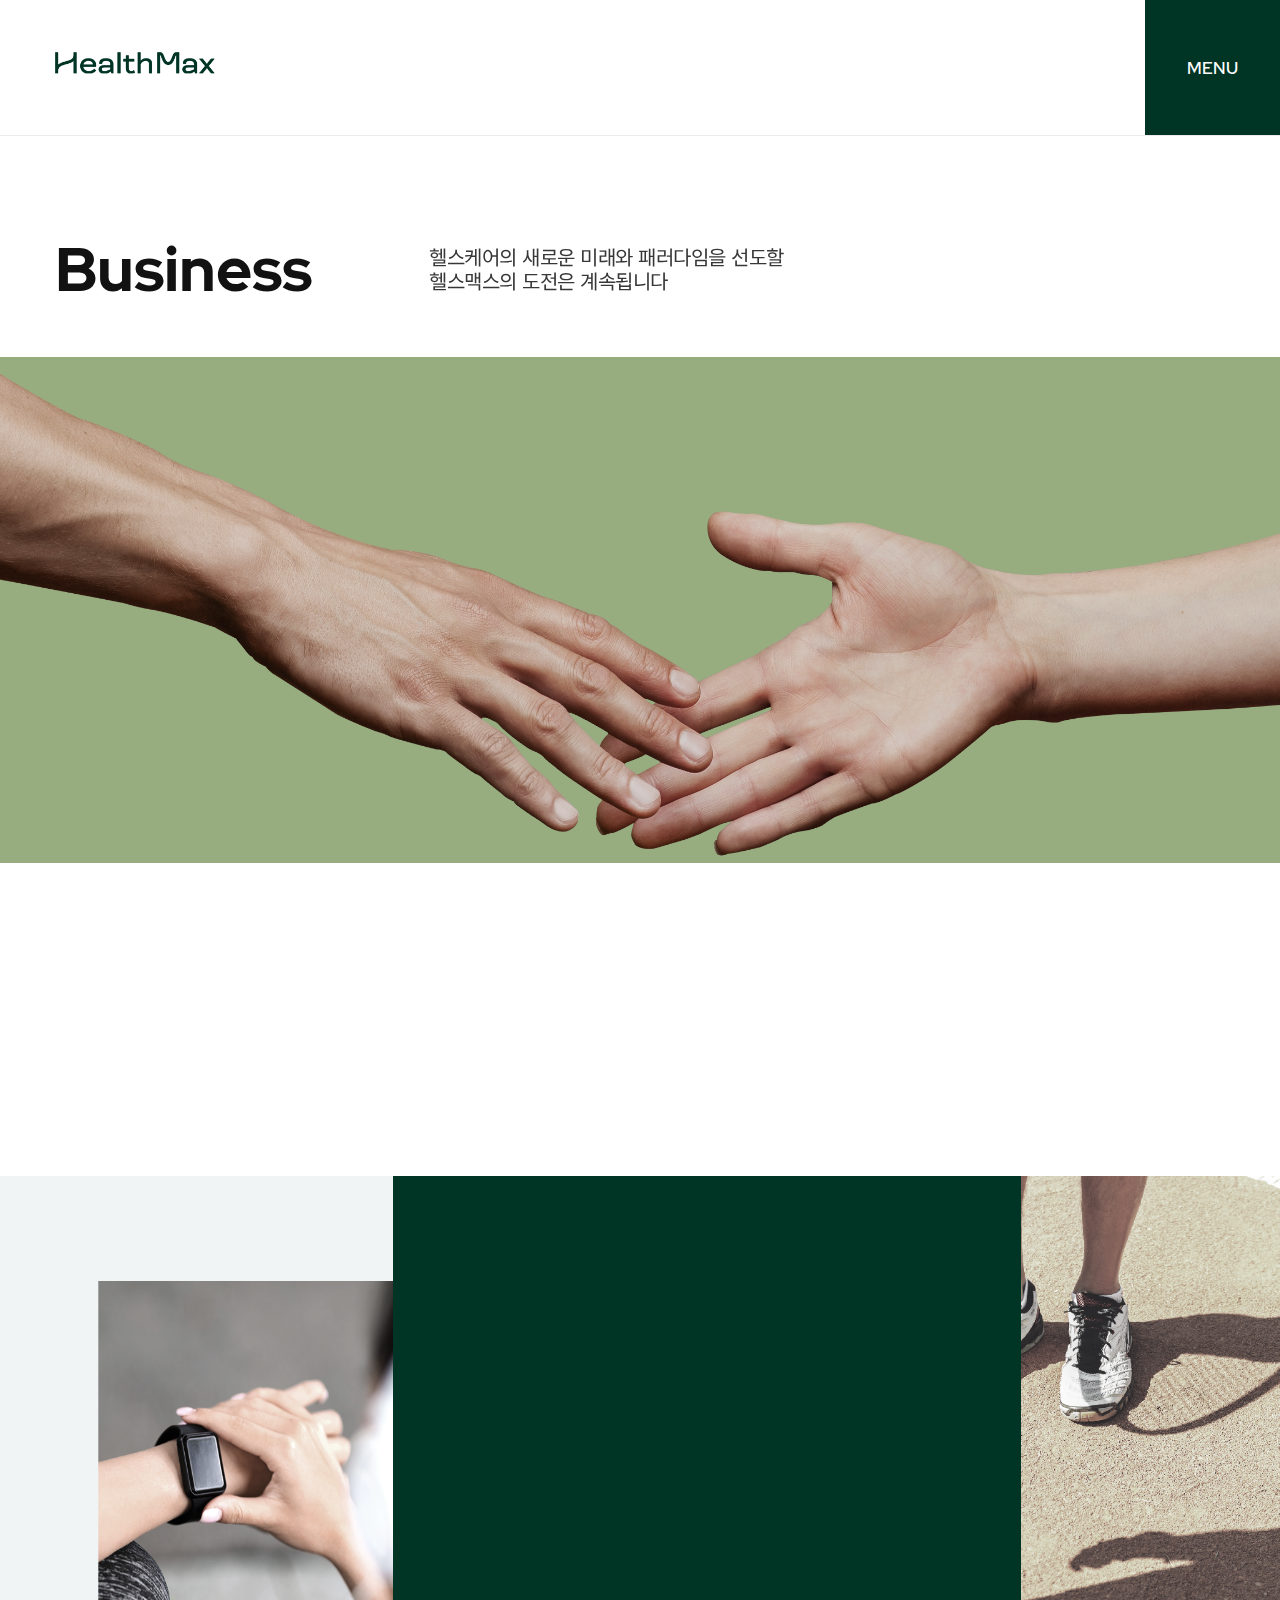
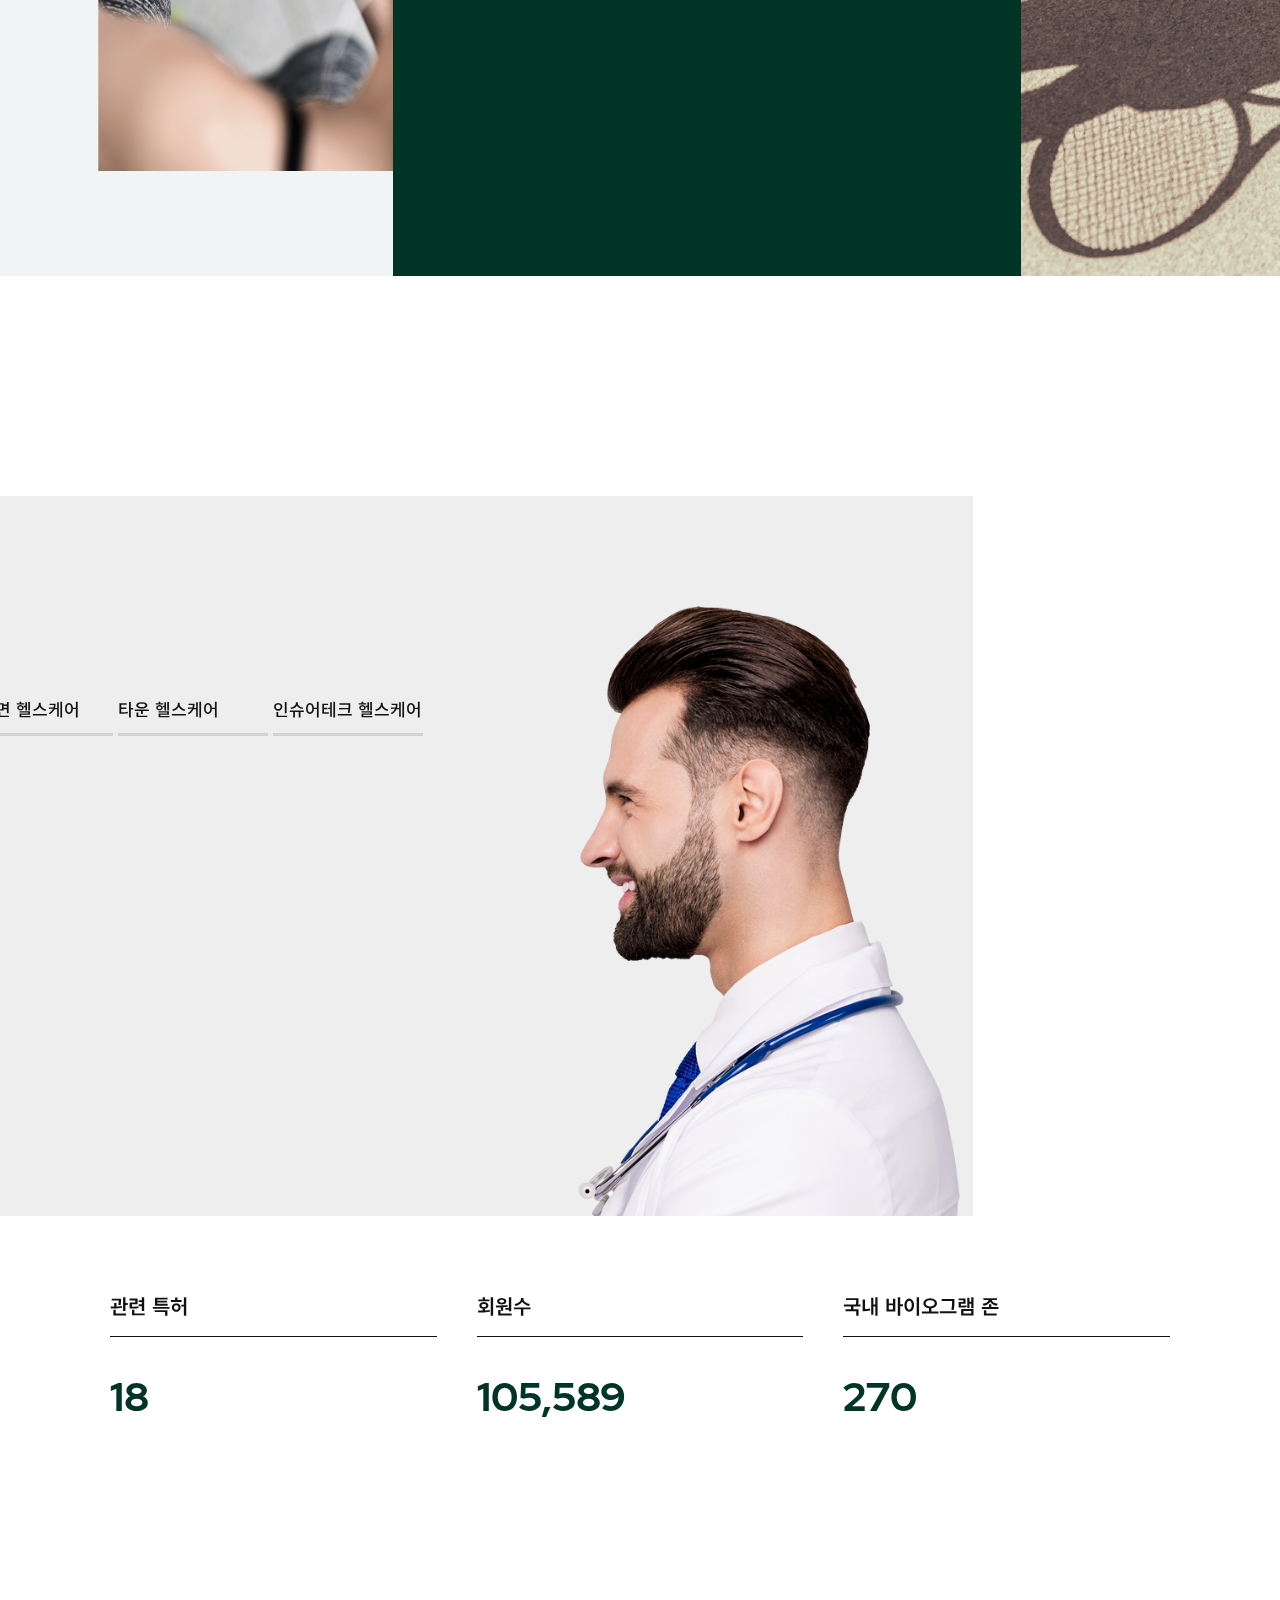
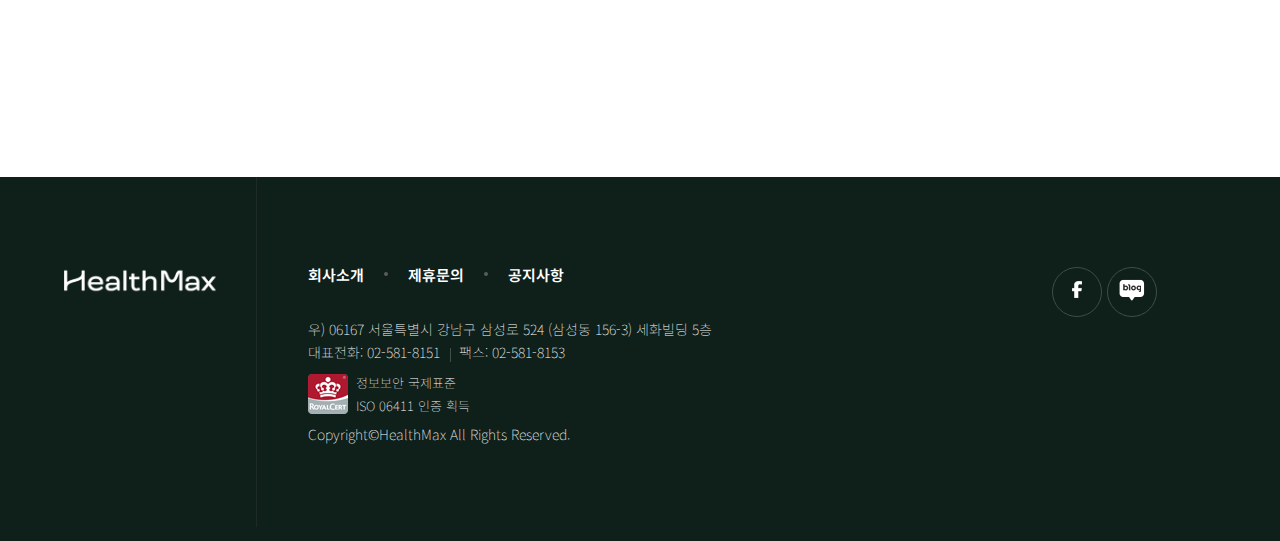
<file: business.html>
<!DOCTYPE html>
<html lang="ko">
<head>
    <meta charset="UTF-8">
    <meta name="viewport" content="width=device-width, initial-scale=1.0">
    <title>Business</title>
    <link rel="stylesheet" href="./css/reset.css">
    <link rel="stylesheet" href="./css/font.css">
    <link rel="stylesheet" href="./css/animation.css">
    <link rel="stylesheet" href="./css/style.css">
    <link rel="stylesheet" href="./css/intro.css">
    <link rel="stylesheet" href="./css/mobile/m-intro.css">
    <link rel="stylesheet" href="./css/mobile/m-style.css">

    <script src="./js/lib/countUp.min.js"></script>
	<script src="https://ajax.googleapis.com/ajax/libs/jquery/3.5.1/jquery.min.js"></script>
    <!-- aos -->
    <link href="https://unpkg.com/aos@2.3.1/dist/aos.css" rel="stylesheet">
    <script src="https://unpkg.com/aos@2.3.1/dist/aos.js"></script>
    <script type="text/javascript" src="./js/lib/jquery.waypoints.min.js"></script>
</head>
<body>
    <header class="">
        <div class="header_inner inner">
            <h1 class="logo">
                <a href="./index.html">
                    <img src="./images/main/logo.png" alt="logo">
                </a>
            </h1>
            <button class="hambuger-open-btn">
                <span style="background-color: inherit;">menu</span>
                <span style="background-color: inherit;"></span>
                <span style="background-color: inherit;"></span>
                <span style="background-color: inherit;"></span>
            </button>
        </div>
        <nav class="gnb">
            <div class="gnb_main">
                <ul class="">
                    <li class="gnb_main_item">
                        <a href="./index.html">홈</a>
                    </li>
                    <li class="gnb_main_item">
                        <a href="./serviceZone.html">서비스</a>
                        <ul class="gnb_sub">
                            <li>
                                <a href="./serviceZone.html">바이오그램</a>
                            </li>
                            <li>
                                <a href="./serviceZoneView.html">바이오그램 존</a>
                            </li>
                        </ul>
                    </li>
                    <li class="gnb_main_item">
                        <a href="./business.html">사업영역</a>
                        <ul class="gnb_sub">
                            <li>
                                <a href="./business.html#slide">사업개요</a>
                            </li>
                            <li>
                                <a href="./business.html#area">사업영역</a>
                            </li>
                        </ul>
                    </li>
                    <li class="gnb_main_item">
                        <a href="./about.html">회사소개</a>
                        <ul class="gnb_sub">
                            <li><a href="./press.html#press">공지사항</a></li> 
                            <li><a href="./about.html#about">회사소개</a></li>
                            <li><a href="./about.html#vision">비전</a></li>
                            <li><a href="./about.html#slideLong">사업성과</a></li>
                            <li><a href="./about.html#history">연혁</a></li>
                            <li><a href="./about.html#career">수상경력/특허</a></li>
                        </ul>
                    </li>
                    <li class="gnb_main_item">
                        <a href="./recruitView.html">인재영입</a>
                        <ul class="gnb_sub">
                            <li>
                                <a href="./recruitView.html#culture">회사문화</a>
                            </li>
                            <li>
                                <a href="./recruitView.html#duties">직무소개</a>
                            </li>
                            <li>
                                <a href="./recruitView.html#notice">채용</a>
                            </li>
                        </ul>
                    </li>
                </ul>
            </div>
            <button class="hambuger-close-btn"></button>
        </nav>
        <nav class="hambuger-menu">
            <button class="hambuger-close-btn">
                <span></span>
                <span></span>
            </button>
            <ul class="hambuger-menu-gnb">
                <li>
                    <a href="./serviceZone.html">service</a>
                </li>
                <li>
                    <a href="./business.html">business</a>
                </li>
                <li>
                    <a href="./about.html">about us</a>
                </li>
                <li>
                    <a href="./recruitView.html">recruit</a>
                </li>
                <ul class="hambuger-menu-gnb_sub">
                    <li>
                        <a href="./press.html">news</a>
                    </li>
                </ul>
            </ul>
        </nav>
    </header>
    <div class="dim"></div>
    <article class="page_title">
        <h2>Business</h2>
        <p>
            헬스케어의 새로운 미래와 패러다임을 선도할
            <br>
            헬스맥스의 도전은 계속됩니다
        </p>
    </article>
    <section class="banner business-banner">
        <img src="./images/main/business-banner.png" alt="banner" data-aos="zoom-out" class="aos-init aos-animate">
    </section>
    <main>
        <aside class="snb">
            <ul class="fixed">
                <li class="active">
                    <button class="businessTitle">사업개요</button>
                </li>
                <li class="">
                    <button class="area">사업영역</button>
                </li>
            </ul>
        </aside>
        <div class="intro_wrapper" id="business">
            <article class="slogan aos-init aos-animate" data-aos="fade-up">
                헬스케어의 
                <br>
                새로운 미래와 패러다임을 선도할
                <br>
                <strong>헬스맥스의 도전</strong>은 계속됩니다. 
            </article>
            <div id="slideWrap">
                <div id="businessTitle">
                    <section class="sec_title">
                    <h3 data-aos="fade-up" data-aos-offset="-20" class="aos-init aos-animate">사업개요</h3>
                    <p data-aos="fade-up" data-aos-delay="200" data-aos-offset="-20" class="aos-init aos-animate">
                        헬스맥스는 한국 디지털 헬스케어 산업의 성장을 이끌어왔습니다.
                        이제 대한민국을 넘어 온 인류가 건강한 세상을 꿈꾸며 헬스맥스는 지금도 끊임없이 다양한 사업영역에 도전하고 있습니다.
                    </p>
                    </section>
                    <section id="slide">
                    <div class="slide_left_img">
                        <div class="slide_left_img_inner">
                            <img src="./images/common/business-intro-img01.jpg" alt="intro-img">
                        </div>
                    </div>
                    <div class="slide_content">
                        <div class="slide_text show">
                            <h4 data-aos="fade-in" data-aos-offset="-50" class="aos-init aos-animate">
                                <img src="./images/main/footer_logo.png" alt="logo">
                            </h4>
                            <p data-aos="fade-in" data-aos-offset="-150" class="aos-init aos-animate">
                                헬스맥스는 한국 디지털 헬스케어 산업의 성장을 이끌어왔습니다.
                                이제 대한민국을 넘어 온 인류가 건강한 세상을 꿈꾸며 헬스맥스는
                                지금도 끊임없이 다양한 사업영역에 도전하고 있습니다.
                            </p>
                        </div>
                    </div>
                    <div class="slide_right_img">
                        <img src="./images/common/business-intro-img02.jpg" alt="intro-img">
                    </div>
                    </section>
                </div>
            </div>
            <section id="area">
                <div id="slideLong" style="transform: translateX(-307px);">
                    <div class="sec_title">
                        <h3>사업영역</h3>
                    </div>
                    <div class="tab-slide-bar">
                        <ul class="tab_slide_btn">
                            <li class="active">
                                <button>디지털 헬스케어</button>
                            </li>
                            <li>
                                <button>비대면 헬스케어</button>
                            </li>
                            <li>
                                <button>타운 헬스케어</button>
                            </li>
                            <li>
                                <button>인슈어테크 헬스케어</button>
                            </li>
                        </ul>
                    </div>
                    <article class="slide-long-card show">
                        <div class="slide-long-card-inner">
                            <div class="sec_title">
                                <strong data-aos="fade-up" class="aos-init aos-animate">
                                    디지털 헬스케어
                                </strong>
                                <p data-aos="fade-up" data-aos-delay="150" class="aos-init">
                                    디지털 헬스케어는 의료산업과 인공지능, 빅데이터, 사물인터넷 등의 ICT 기술이 헬스케어 컨텐츠에 융합된 새로운 개념으로,
                                    <br>
                                    기존의 치료/병원 중심에서 사용자 맞춤형 건강관리 서비스를 제공하는 예방/소비자 중심의 의료 기술 분야입니다.
                                    <br>
                                    헬스맥스는 바이오그램을 통해 관공서, 기업, 아파트, 사업장 등 공공 장소에 건강관리 부스를 제공하고 있으며, 
                                    <br>
                                    키오스크와 스마트폰을 통해 측정 데이터를 모니터링하여 개인별 맞춤 헬스케어 서비스를 제공합니다. 
                                </p>
                            </div>
                            <img src="./images/common/business-area-img01.png" alt="doctor">
                        </div>
                    </article>
                    <article class="slide-long-card">
                        <div class="slide-long-card-inner">
                            <div class="sec_title">
                                <strong>
                                    비대면 헬스케어
                                </strong>
                                <p>
                                    어떤 상황에서도 연결되는 헬스케어 서비스.
                                    감염병 유행, 재난재해 상황, 병원 방문이 어려운 고령층과 장애인, 장기 모니터링이 필요한 만성질환자, 
                                    도서 산간 지역 등 의료 사각 지대까지 소중한 생명이기에 그 누구의 손도 놓칠 수 없습니다.
                                    헬스맥스의 비대면 헬스케어 솔루션은 이런 시공간적 제약을 극복, 의사와 환자가 직접 대면하지 않더라도
                                    환자의 다양한 생체 정보 모니터링 바탕으로 의사가 적절한 의료적 조언과 처치를 원격으로 행할 수 있는 환경을 제공합니다. 
                                </p>
                            </div>
                            <img src="./images/common/business-area-img02.png" alt="doctor">
                        </div>
                    </article>
                    <article class="slide-long-card">
                        <div class="slide-long-card-inner">
                            <div class="sec_title">
                                <strong>
                                    타운 헬스케어
                                </strong>
                                <p>
                                    대한민국 국민의 50%가 넘는 인구가 아파트에 거주하고 있습니다.
                                    헬스맥스는 이처럼 우리 삶의 대부분을 보내는 아파트를
                                    개개인의 다양한 건강 욕구에 부응하는 서비스 플랫폼으로 만들어 국민의 건강 증진과 삶의 질을 높이는데 기여하고 있습니다. 
                                </p>
                            </div>
                            <img src="./images/common/business-area-img03.png" alt="doctor">
                        </div>
                    </article>
                    <article class="slide-long-card">
                        <div class="slide-long-card-inner">
                            <div class="sec_title">
                                <strong>
                                    인슈어테크 헬스케어
                                </strong>
                                <p>
                                    보험, 디지털 헬스케어를 만나 이제 고객의 질병을 예측하고 사전에 관리합니다. 헬스맥스는 신체 데이터를 통해 질병상대위험도, 
                                    질환손실비, 내몸관리지수와 같은 다양한 분석 결과를 제공합니다. 질병상대위험도와 질환손실비 분석을 통해서는 내 생애 주기 동안 
                                    일어날 수 있는 질병 내역 및 그에 따른 경제적 손실을, 머신러닝 기반의 건강 개선 성공률 “내몸관리지수”를 통해서는 현재 내 건강 
                                    관리 상태를 파악할 수 있습니다. 사용자는 이러한 분석들을 통해 맞춤형 보험을 추천받을 수 있으며 보험 가입 이후에도 
                                    바이오그램의 비대면 건강 관리 서비스를 이용하며 건강을 증진함으로써 보험료 할인 혜택을 받을 수 있습니다. 
                                </p>
                            </div>
                            <img src="./images/common/business-area-img04.png" alt="doctor">
                        </div>
                    </article>
                    <div class="slide_content_btn">
                        <button class="slide_prev business_slide_prev"></button>
                        <button class="slide_next business_slide_next"></button>
                    </div>
                </div>
            </section>
            <section class="countup" id="countUp">
                    <ul>
                        <li>
                            <div class="countup-title">
                                <h4>관련 특허</h4>
                            </div>
                            <span id="countUp01">18</span>
                        </li>
                        <li>
                            <div class="countup-title">
                                <h4>회원수</h4>
                            </div>
                            <span id="countUp02">105,589</span>
                        </li>
                        <li>
                            <div class="countup-title">
                                <h4><i>국내</i> 바이오그램 존</h4>
                            </div>
                            <span id="countUp03">270</span>
                        </li>
                    </ul>
            </section>
        </div>
    </main>
    <footer>
        <div class="footer_left">
            <h1>
                <a href="/main">
                    <img src="./images/main/footer_logo.png" alt="logo">
                </a>
            </h1>
        </div>
        <div class="footer_right">
            <nav class="fnb">
                <ul>
                    <li>
                        <a href="/about">회사소개</a>
                    </li>
                    <li>
                        <a href="/contact">제휴문의</a>
                    </li>
                    <li>
                        <a href="/press">공지사항</a>
                    </li>
                </ul>
            </nav>
            <div class="footer_right_bottom">
                <p>우) 06167 서울특별시 강남구 삼성로 524 (삼성동 156-3) 세화빌딩 5층</p>
                <span style="margin-bottom: 1%;">대표전화: 02-581-8151</span>
                <span style="margin-bottom: 1%;">팩스: 02-581-8153</span>
                <div class="footer_content" style="margin-left: 48px;color: #fff;font-size: 13px;font-family: 'Noto Sans KR', sans-serif;font-weight: 100;line-height: 23px;margin-bottom: 1%;">
	        		<img src="./images/icon/royalCert.png" alt="iso-06411" style="width:40px; height:40px; position: absolute; margin: 3px 0 0 -48px;">
	        		정보보안 국제표준<br>
	        		ISO 06411 인증 획득
	       		</div>
                <p>Copyright©HealthMax All Rights Reserved.</p>
            </div>
            <nav class="sns">
                <ul>
                    <li>
                        <a href="#" target="blank">
                            <i>
                                <img src="./images/icon/sns_fb.png" alt="facebook-icon">
                            </i>
                        </a>
                    </li>
                    <li>
                        <a href="#" target="blank">
                            <i>
                                <img src="./images/icon/sns_blg.png" alt="blog-icon">
                            </i>
                        </a>
                    </li>
                </ul>
            </nav>
        </div>
    </footer>
    <script>
        AOS.init({
            duration: 1000
        });

        var countId = function (CP, MBER, ZONE) {
	        var options = {
	      		useEasing : true, 
	      		useGrouping : true, 
	      		separator : ',', 
	      		prefix : '', 
	      		suffix : '' 
			};
	
	        var countUp1 = new CountUp("countUp01", 0, 18, 0, 15, options);
	        var countUp2 = new CountUp("countUp02", 0, 105589, 0, 15, options);
	        var countUp3 = new CountUp("countUp03", 0, 270, 0, 15, options);
	        
		    countUp1.start();
		    countUp2.start();
		    countUp3.start();
		}
    </script>
    <script src="./js/hambuger.js"></script>
    <script src="./js/slide.js"></script>
    <script src="./js/intro.js"></script>
</body>
</html>
</file>
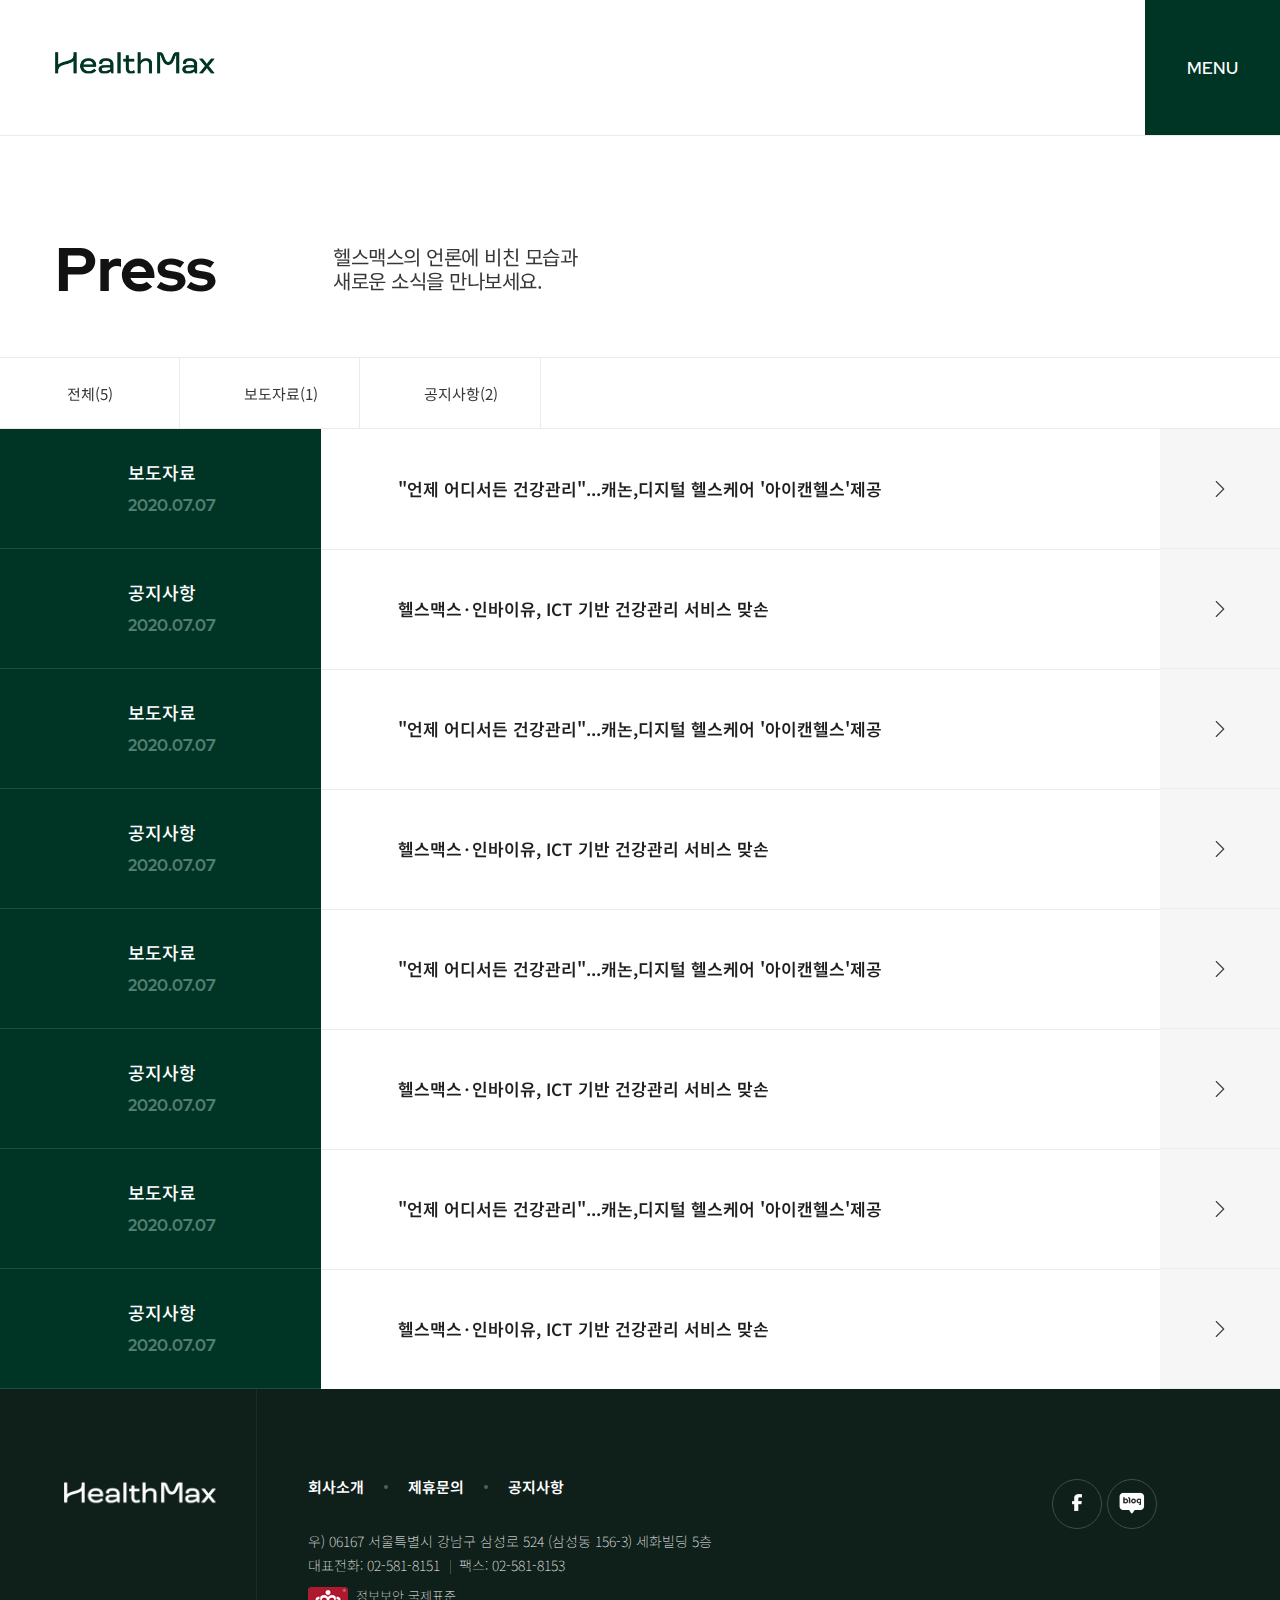
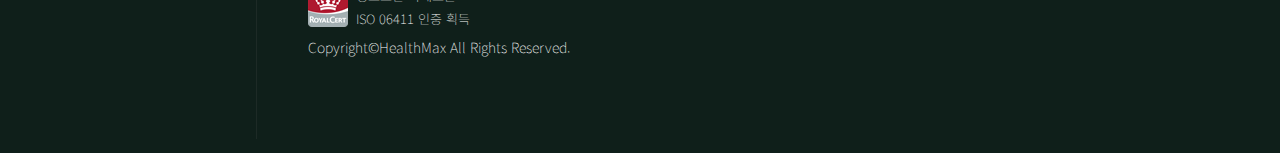
<file: press.html>
<!DOCTYPE html>
<html lang="ko">
<head>
    <meta charset="UTF-8">
    <meta name="viewport" content="width=device-width, initial-scale=1.0">
    <title>Press</title>
    <link rel="stylesheet" href="./css/reset.css">
    <link rel="stylesheet" href="./css/animation.css">
    <link rel="stylesheet" href="./css/font.css">
    <link rel="stylesheet" href="./css/style.css">
    <link rel="stylesheet" href="./css/list.css">
    <link rel="stylesheet" href="./css/mobile/m-style.css">
    <link rel="stylesheet" href="./css/mobile/m-press.css">
	
    <script src="https://ajax.googleapis.com/ajax/libs/jquery/3.5.1/jquery.min.js"></script>
</head>
<body>
    <header class="">
        <div class="header_inner inner">
            <h1 class="logo">
                <a href="./index.html">
                    <img src="./images/main/logo.png" alt="logo">
                </a>
            </h1>
            <button class="hambuger-open-btn">
                <span style="background-color: inherit;">menu</span>
                <span style="background-color: inherit;"></span>
                <span style="background-color: inherit;"></span>
                <span style="background-color: inherit;"></span>
            </button>
        </div>
        <nav class="gnb">
            <div class="gnb_main">
                <ul class="">
                    <li class="gnb_main_item">
                        <a href="./index.html">홈</a>
                    </li>
                    <li class="gnb_main_item">
                        <a href="./serviceZone.html">서비스</a>
                        <ul class="gnb_sub">
                            <li>
                                <a href="./serviceZone.html">바이오그램</a>
                            </li>
                            <li>
                                <a href="./serviceZoneView.html">바이오그램 존</a>
                            </li>
                        </ul>
                    </li>
                    <li class="gnb_main_item">
                        <a href="./business.html">사업영역</a>
                        <ul class="gnb_sub">
                            <li>
                                <a href="./business.html#slide">사업개요</a>
                            </li>
                            <li>
                                <a href="./business.html#area">사업영역</a>
                            </li>
                        </ul>
                    </li>
                    <li class="gnb_main_item">
                        <a href="./about.html">회사소개</a>
                        <ul class="gnb_sub">
                            <li><a href="./press.html#press">공지사항</a></li> 
                            <li><a href="./about.html#about">회사소개</a></li>
                            <li><a href="./about.html#vision">비전</a></li>
                            <li><a href="./about.html#slideLong">사업성과</a></li>
                            <li><a href="./about.html#history">연혁</a></li>
                            <li><a href="./about.html#career">수상경력/특허</a></li>
                        </ul>
                    </li>
                    <li class="gnb_main_item">
                        <a href="./recruit.html">인재영입</a>
                        <ul class="gnb_sub">
                            <li>
                                <a href="./recruit.html.html#culture">회사문화</a>
                            </li>
                            <li>
                                <a href="./recruit.html.html#duties">직무소개</a>
                            </li>
                            <li>
                                <a href="./recruit.html.html#notice">채용</a>
                            </li>
                        </ul>
                    </li>
                </ul>
            </div>
            <button class="hambuger-close-btn"></button>
        </nav>
        <nav class="hambuger-menu">
            <button class="hambuger-close-btn">
                <span></span>
                <span></span>
            </button>
            <ul class="hambuger-menu-gnb">
                <li>
                    <a href="./serviceZone.html">service</a>
                </li>
                <li>
                    <a href="./business.html">business</a>
                </li>
                <li>
                    <a href="./about.html">about us</a>
                </li>
                <li>
                    <a href="./recruit.html">recruit</a>
                </li>
                <ul class="hambuger-menu-gnb_sub">
                    <li>
                        <a href="./press.html">news</a>
                    </li>
                </ul>
            </ul>
        </nav>
    </header>
    <div class="dim"></div>
    <article class="page_title">
        <h2>Press</h2>
        <p>
            헬스맥스의 언론에 비친 모습과
            <br>
            새로운 소식을 만나보세요.
        </p>
    </article>

    <main>
        <article class="filter press-filter">
            <ul>
                <li>
                    <button>전체(<span>5</span>)</button>
                </li>
                <li>
                    <button>보도자료(<span>1</span>)</button>
                </li>
                <li>
                    <button>공지사항(<span>2</span>)</button>
                </li>
            </ul>
            <div class="select-wrap">
                <div class="select-default">전체</div>
                <ul class="select-box">
                    <li>전체</li>
                    <li>보도자료</li>
                    <li>공지사항</li>
                </ul>
            </div>
        </article>
        <section class="list">
            <ul>
                <li class="list_item">
                    <a href="./pressView.html">
                        <div class="list_item_sub">
                            <time datetime="2020-07-07">
                                <span>2020.07.07</span>
                            </time>
                            <strong>보도자료</strong>
                        </div>
                        <div class="list_item_title">
                            <h3>"언제 어디서든 건강관리"...캐논,디지털 헬스케어 '아이캔헬스'제공</h3>
                        </div>
                        <button class="list_item_btn"></button>
                    </a>
                </li>
                <li class="list_item">
                    <a href="./pressView.html">
                        <div class="list_item_sub">
                            <time datetime="2020-07-07">
                                <span>2020.07.07</span>
                            </time>
                            <strong>공지사항</strong>
                        </div>
                        <div class="list_item_title">
                            <h3>헬스맥스&middot;인바이유, ICT 기반 건강관리 서비스 맞손</h3>
                        </div>
                        <button class="list_item_btn"></button>
                    </a>
                </li>
                <li class="list_item">
                    <a href="./pressView.html">
                        <div class="list_item_sub">
                            <time datetime="2020-07-07">
                                <span>2020.07.07</span>
                            </time>
                            <strong>보도자료</strong>
                        </div>
                        <div class="list_item_title">
                            <h3>"언제 어디서든 건강관리"...캐논,디지털 헬스케어 '아이캔헬스'제공</h3>
                        </div>
                        <button class="list_item_btn"></button>
                    </a>
                </li>
                <li class="list_item">
                    <a href="./pressView.html">
                        <div class="list_item_sub">
                            <time datetime="2020-07-07">
                                <span>2020.07.07</span>
                            </time>
                            <strong>공지사항</strong>
                        </div>
                        <div class="list_item_title">
                            <h3>헬스맥스&middot;인바이유, ICT 기반 건강관리 서비스 맞손</h3>
                        </div>
                        <button class="list_item_btn"></button>
                    </a>
                </li>
                <li class="list_item">
                    <a href="./pressView.html">
                        <div class="list_item_sub">
                            <time datetime="2020-07-07">
                                <span>2020.07.07</span>
                            </time>
                            <strong>보도자료</strong>
                        </div>
                        <div class="list_item_title">
                            <h3>"언제 어디서든 건강관리"...캐논,디지털 헬스케어 '아이캔헬스'제공</h3>
                        </div>
                        <button class="list_item_btn"></button>
                    </a>
                </li>
                <li class="list_item">
                    <a href="./pressView.html">
                        <div class="list_item_sub">
                            <time datetime="2020-07-07">
                                <span>2020.07.07</span>
                            </time>
                            <strong>공지사항</strong>
                        </div>
                        <div class="list_item_title">
                            <h3>헬스맥스&middot;인바이유, ICT 기반 건강관리 서비스 맞손</h3>
                        </div>
                        <button class="list_item_btn"></button>
                    </a>
                </li>
                <li class="list_item">
                    <a href="./pressView.html">
                        <div class="list_item_sub">
                            <time datetime="2020-07-07">
                                <span>2020.07.07</span>
                            </time>
                            <strong>보도자료</strong>
                        </div>
                        <div class="list_item_title">
                            <h3>"언제 어디서든 건강관리"...캐논,디지털 헬스케어 '아이캔헬스'제공</h3>
                        </div>
                        <button class="list_item_btn"></button>
                    </a>
                </li>
                <li class="list_item">
                    <a href="./pressView.html">
                        <div class="list_item_sub">
                            <time datetime="2020-07-07">
                                <span>2020.07.07</span>
                            </time>
                            <strong>공지사항</strong>
                        </div>
                        <div class="list_item_title">
                            <h3>헬스맥스&middot;인바이유, ICT 기반 건강관리 서비스 맞손</h3>
                        </div>
                        <button class="list_item_btn"></button>
                    </a>
                </li>
            </ul>
        </section>
    </main>

    <footer>
        <div class="footer_left">
            <h1>
                <a href="/main">
                    <img src="./images/main/footer_logo.png" alt="logo">
                </a>
            </h1>
        </div>
        <div class="footer_right">
            <nav class="fnb">
                <ul>
                    <li>
                        <a href="/about">회사소개</a>
                    </li>
                    <li>
                        <a href="/contact">제휴문의</a>
                    </li>
                    <li>
                        <a href="/press">공지사항</a>
                    </li>
                </ul>
            </nav>
            <div class="footer_right_bottom">
                <p>우) 06167 서울특별시 강남구 삼성로 524 (삼성동 156-3) 세화빌딩 5층</p>
                <span style="margin-bottom: 1%;">대표전화: 02-581-8151</span>
                <span style="margin-bottom: 1%;">팩스: 02-581-8153</span>
                <div class="footer_content" style="margin-left: 48px;color: #fff;font-size: 13px;font-family: 'Noto Sans KR', sans-serif;font-weight: 100;line-height: 23px;margin-bottom: 1%;">
	        		<img src="./images/icon/royalCert.png" alt="iso-06411" style="width:40px; height:40px; position: absolute; margin: 3px 0 0 -48px;">
	        		정보보안 국제표준<br>
	        		ISO 06411 인증 획득
	       		</div>
                <p>Copyright©HealthMax All Rights Reserved.</p>
            </div>
            <nav class="sns">
                <ul>
                    <li>
                        <a href="#" target="blank">
                            <i>
                                <img src="./images/icon/sns_fb.png" alt="facebook-icon">
                            </i>
                        </a>
                    </li>
                    <li>
                        <a href="#" target="blank">
                            <i>
                                <img src="./images/icon/sns_blg.png" alt="blog-icon">
                            </i>
                        </a>
                    </li>
                </ul>
            </nav>
        </div>
    </footer>
    <script src="./js/filterScroll.js"></script>
    <script src="./js/select.js"></script>
    <script src="./js/hambuger.js"></script>
</body>
</html>
</file>
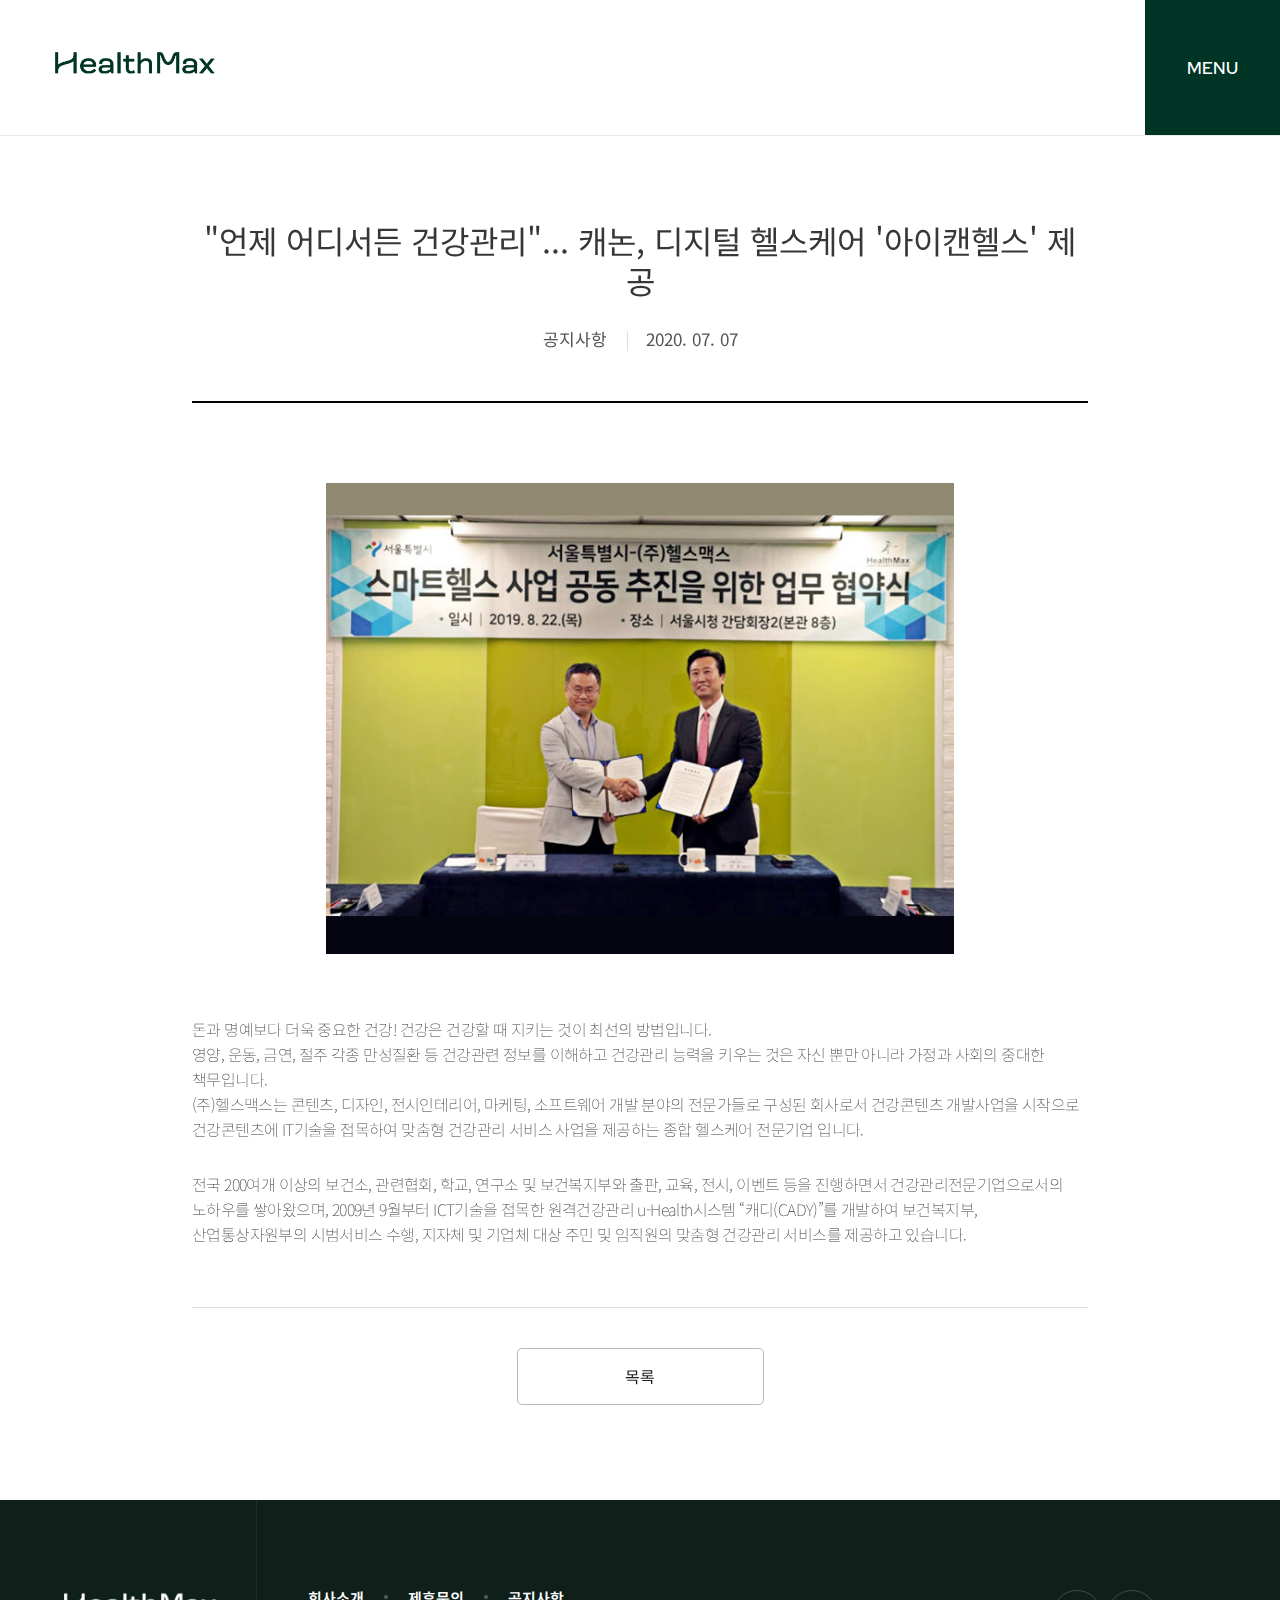
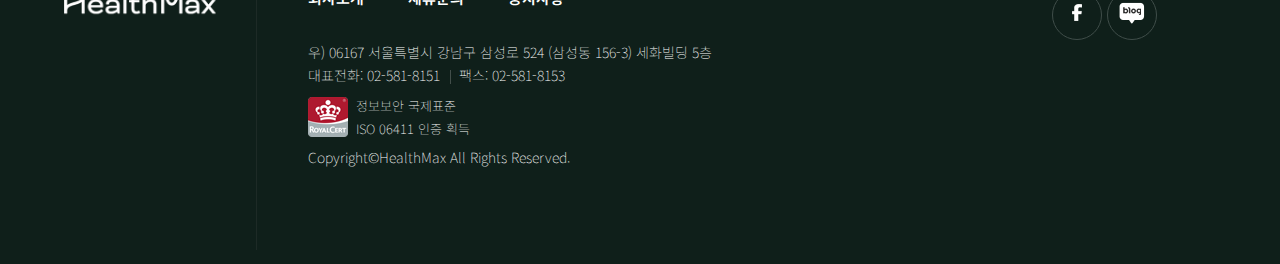
<file: pressView.html>
<!DOCTYPE html>
<html lang="ko">
<head>
    <meta charset="UTF-8">
    <meta name="viewport" content="width=device-width, initial-scale=1.0">
    <title>PressView</title>
	<meta name="viewport" content="initial-scale=1, viewport-fit=cover">

    <link rel="stylesheet" href="./css/reset.css">
    <link rel="stylesheet" href="./css/font.css">
    <link rel="stylesheet" href="./css/animation.css">
    <link rel="stylesheet" href="./css/style.css">
    <link rel="stylesheet" href="./css/list.css">
    <link rel="stylesheet" href="./css/mobile/m-style.css">
    <link rel="stylesheet" href="./css/mobile/m-press.css">

	<script src="https://ajax.googleapis.com/ajax/libs/jquery/3.5.1/jquery.min.js"></script>
</head>
<body>
    <header class="">
        <div class="header_inner inner">
            <h1 class="logo">
                <a href="./index.html">
                    <img src="./images/main/logo.png" alt="logo">
                </a>
            </h1>
            <button class="hambuger-open-btn">
                <span style="background-color: inherit;">menu</span>
                <span style="background-color: inherit;"></span>
                <span style="background-color: inherit;"></span>
                <span style="background-color: inherit;"></span>
            </button>
        </div>
        <nav class="gnb">
            <div class="gnb_main">
                <ul class="">
                    <li class="gnb_main_item">
                        <a href="./index.html">홈</a>
                    </li>
                    <li class="gnb_main_item">
                        <a href="./serviceZone.html">서비스</a>
                        <ul class="gnb_sub">
                            <li>
                                <a href="./serviceZone.html">바이오그램</a>
                            </li>
                            <li>
                                <a href="./serviceZoneView.html">바이오그램 존</a>
                            </li>
                        </ul>
                    </li>
                    <li class="gnb_main_item">
                        <a href="./business.html">사업영역</a>
                        <ul class="gnb_sub">
                            <li>
                                <a href="./business.html#slide">사업개요</a>
                            </li>
                            <li>
                                <a href="./business.html#area">사업영역</a>
                            </li>
                        </ul>
                    </li>
                    <li class="gnb_main_item">
                        <a href="./about.html">회사소개</a>
                        <ul class="gnb_sub">
                            <li><a href="./press.html#press">공지사항</a></li> 
                            <li><a href="./about.html#about">회사소개</a></li>
                            <li><a href="./about.html#vision">비전</a></li>
                            <li><a href="./about.html#slideLong">사업성과</a></li>
                            <li><a href="./about.html#history">연혁</a></li>
                            <li><a href="./about.html#career">수상경력/특허</a></li>
                        </ul>
                    </li>
                    <li class="gnb_main_item">
                        <a href="./recruitView.html">인재영입</a>
                        <ul class="gnb_sub">
                            <li>
                                <a href="./recruitView.html#culture">회사문화</a>
                            </li>
                            <li>
                                <a href="./recruitView.html#duties">직무소개</a>
                            </li>
                            <li>
                                <a href="./recruitView.html#notice">채용</a>
                            </li>
                        </ul>
                    </li>
                </ul>
            </div>
            <button class="hambuger-close-btn"></button>
        </nav>
        <nav class="hambuger-menu">
            <button class="hambuger-close-btn">
                <span></span>
                <span></span>
            </button>
            <ul class="hambuger-menu-gnb">
                <li>
                    <a href="./serviceZone.html">service</a>
                </li>
                <li>
                    <a href="./business.html">business</a>
                </li>
                <li>
                    <a href="./about.html">about us</a>
                </li>
                <li>
                    <a href="./recruitView.html">recruit</a>
                </li>
                <ul class="hambuger-menu-gnb_sub">
                    <li>
                        <a href="./press.html">news</a>
                    </li>
                </ul>
            </ul>
        </nav>
    </header>
    <div class="dim"></div>

    <main>
        <section class="press_detail">
            <div class="press_title">
                <h2>"언제 어디서든 건강관리"... 캐논, 디지털 헬스케어 '아이캔헬스' 제공 </h2>
                <div class="press_title_sub">
                    <strong>공지사항</strong>
                    <time datetime="2020-07-07">2020. 07. 07</time>
                </div>
            </div>
            <div class="press_content">
                <img src="./images/common/performance-img01.jpg" alt="">
                <p>
                    돈과 명예보다 더욱 중요한 건강! 건강은 건강할 때 지키는 것이 최선의 방법입니다. <br>
                    영양, 운동, 금연, 절주 각종 만성질환 등 건강관련 정보를 이해하고 건강관리 능력을 키우는 것은 자신 뿐만 아니라 가정과 사회의 중대한 책무입니다. <br>
                    (주)헬스맥스는 콘텐츠, 디자인, 전시인테리어, 마케팅, 소프트웨어 개발 분야의 전문가들로 구성된 회사로서 건강콘텐츠 개발사업을 시작으로 건강콘텐츠에 IT기술을 접목하여 맞춤형 
                    건강관리 서비스 사업을 제공하는 종합 헬스케어 전문기업 입니다.</p>
                <p>
                    전국 200여개 이상의 보건소, 관련협회, 학교, 연구소 및 보건복지부와 출판, 교육, 전시, 이벤트 등을 진행하면서 건강관리전문기업으로서의 노하우를 쌓아왔으며, 2009년 9월부터 ICT기술을 
                    접목한 원격건강관리 u-Health시스템 “캐디(CADY)”를 개발하여 보건복지부, 산업통상자원부의 시범서비스 수행, 지자체 및 기업체 대상 주민 및 임직원의 맞춤형 건강관리 서비스를 
                    제공하고 있습니다.
                </p>
            </div>
            <a href="./press.html">목록</a>
        </section>
    </main>

    <footer>
        <div class="footer_left">
            <h1>
                <a href="/main">
                    <img src="./images/main/footer_logo.png" alt="logo">
                </a>
            </h1>
        </div>
        <div class="footer_right">
            <nav class="fnb">
                <ul>
                    <li>
                        <a href="/about">회사소개</a>
                    </li>
                    <li>
                        <a href="/contact">제휴문의</a>
                    </li>
                    <li>
                        <a href="/press">공지사항</a>
                    </li>
                </ul>
            </nav>
            <div class="footer_right_bottom">
                <p>우) 06167 서울특별시 강남구 삼성로 524 (삼성동 156-3) 세화빌딩 5층</p>
                <span style="margin-bottom: 1%;">대표전화: 02-581-8151</span>
                <span style="margin-bottom: 1%;">팩스: 02-581-8153</span>
                <div class="footer_content" style="margin-left: 48px;color: #fff;font-size: 13px;font-family: 'Noto Sans KR', sans-serif;font-weight: 100;line-height: 23px;margin-bottom: 1%;">
	        		<img src="./images/icon/royalCert.png" alt="iso-06411" style="width:40px; height:40px; position: absolute; margin: 3px 0 0 -48px;">
	        		정보보안 국제표준<br>
	        		ISO 06411 인증 획득
	       		</div>
                <p>Copyright©HealthMax All Rights Reserved.</p>
            </div>
            <nav class="sns">
                <ul>
                    <li>
                        <a href="#" target="blank">
                            <i>
                                <img src="./images/icon/sns_fb.png" alt="facebook-icon">
                            </i>
                        </a>
                    </li>
                    <li>
                        <a href="#" target="blank">
                            <i>
                                <img src="./images/icon/sns_blg.png" alt="blog-icon">
                            </i>
                        </a>
                    </li>
                </ul>
            </nav>
        </div>
    </footer>
    <script src="./js/hambuger.js"></script>
    <script src="./js/intro.js"></script>
    <script src="./js/filterScroll.js"></script>
    <script src="./js/select.js"></script>
</body>
</html>
</file>
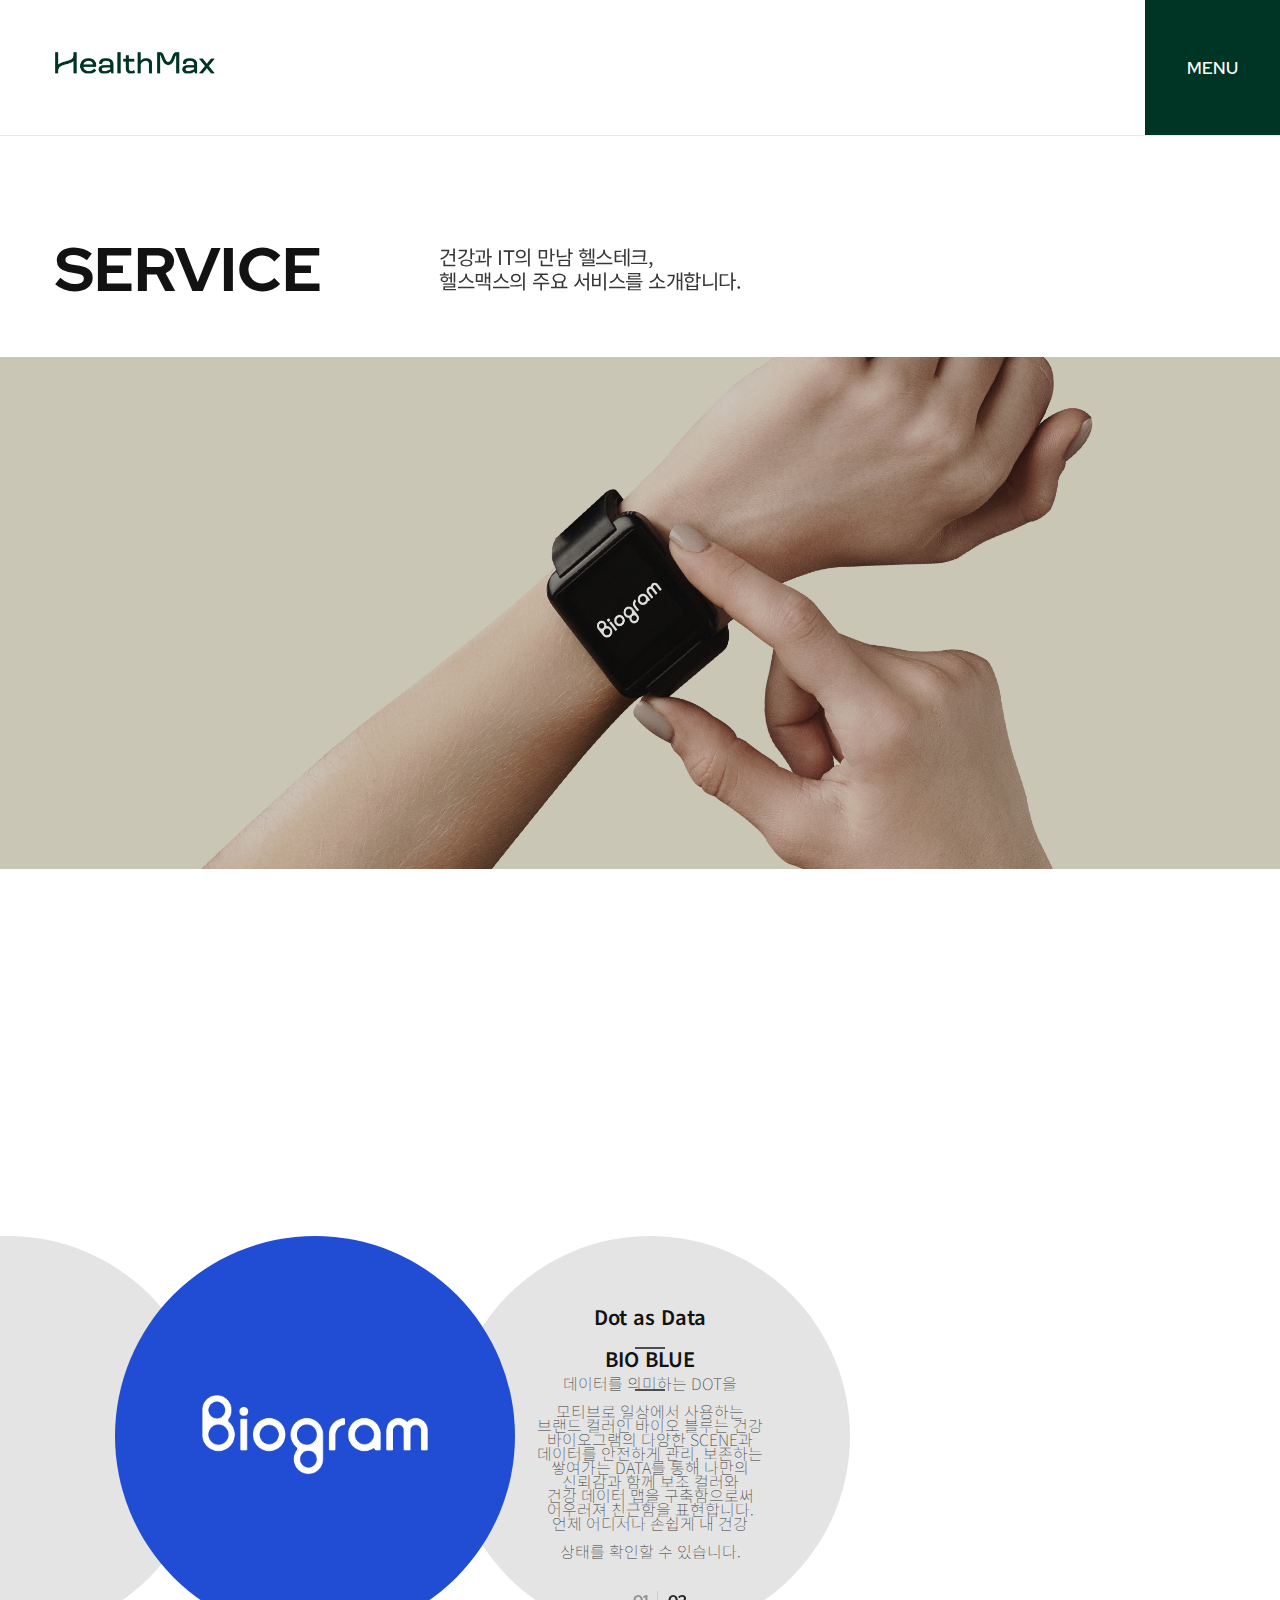
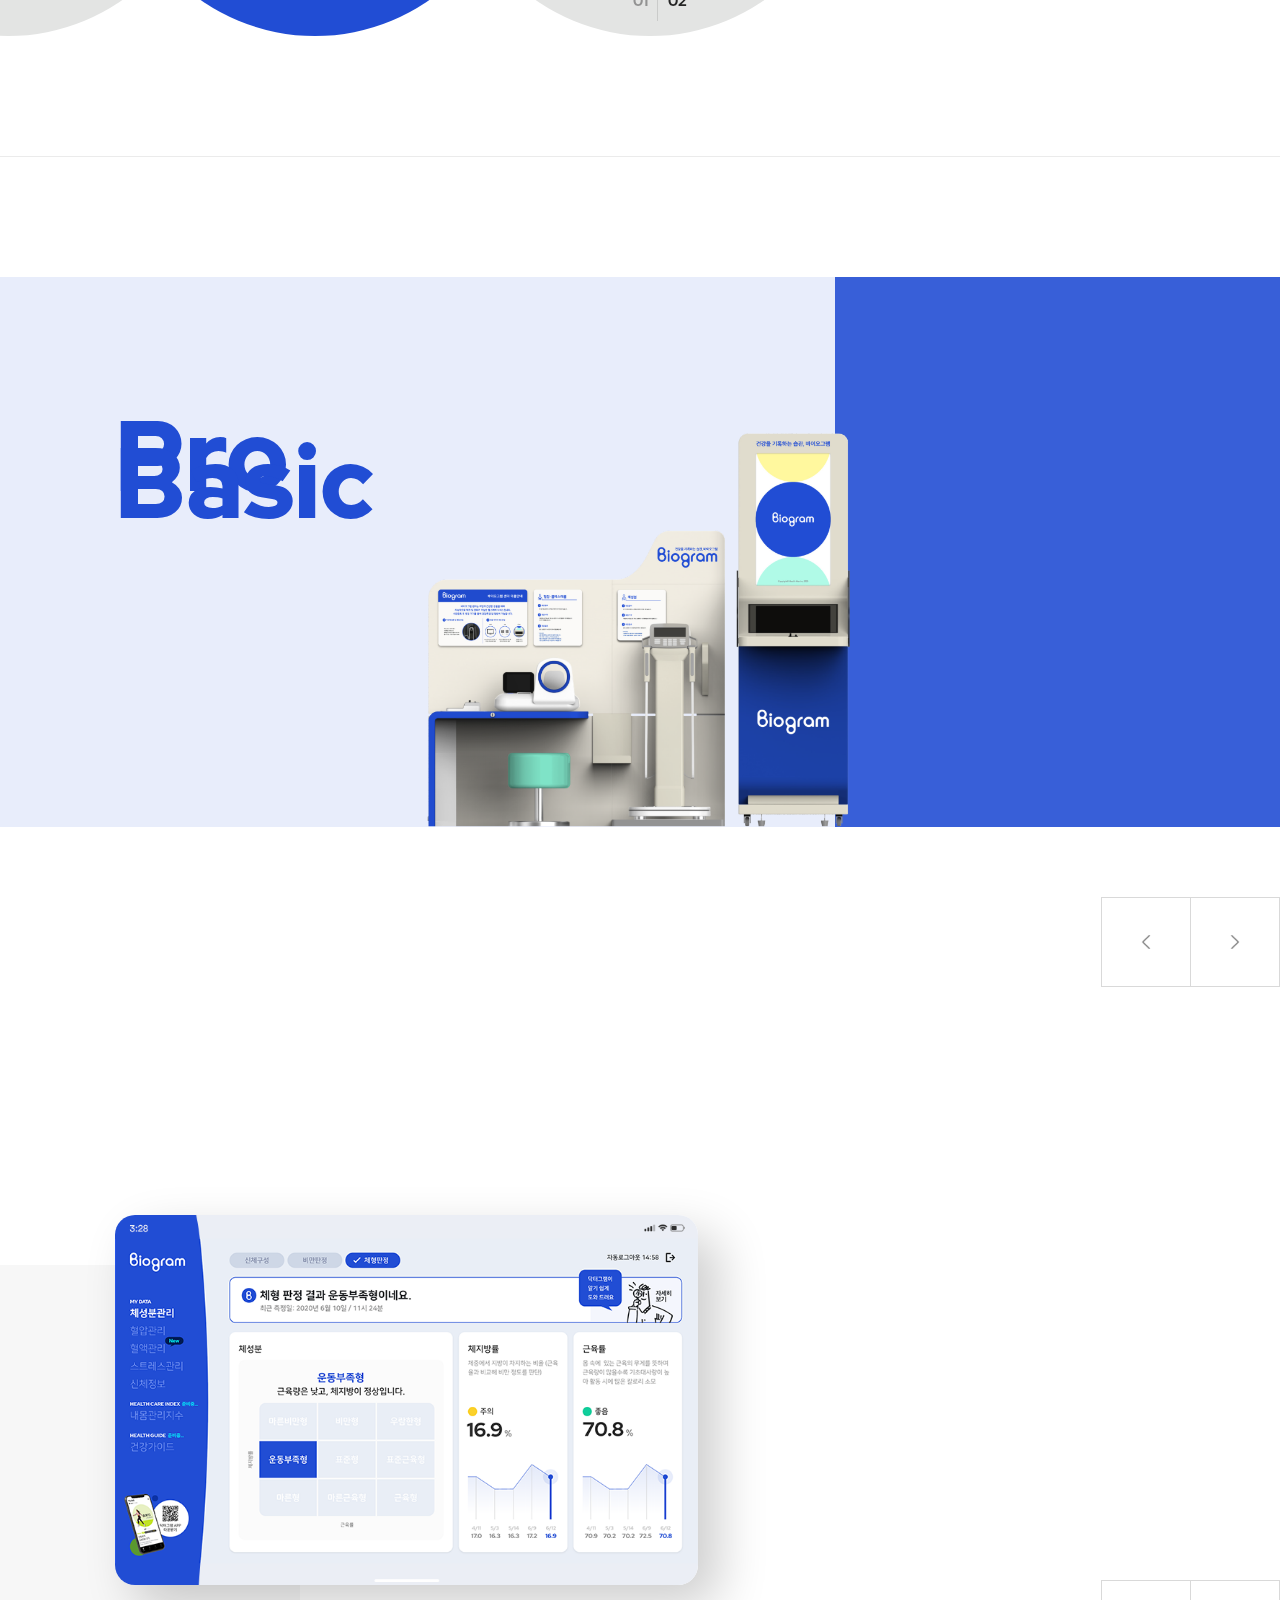
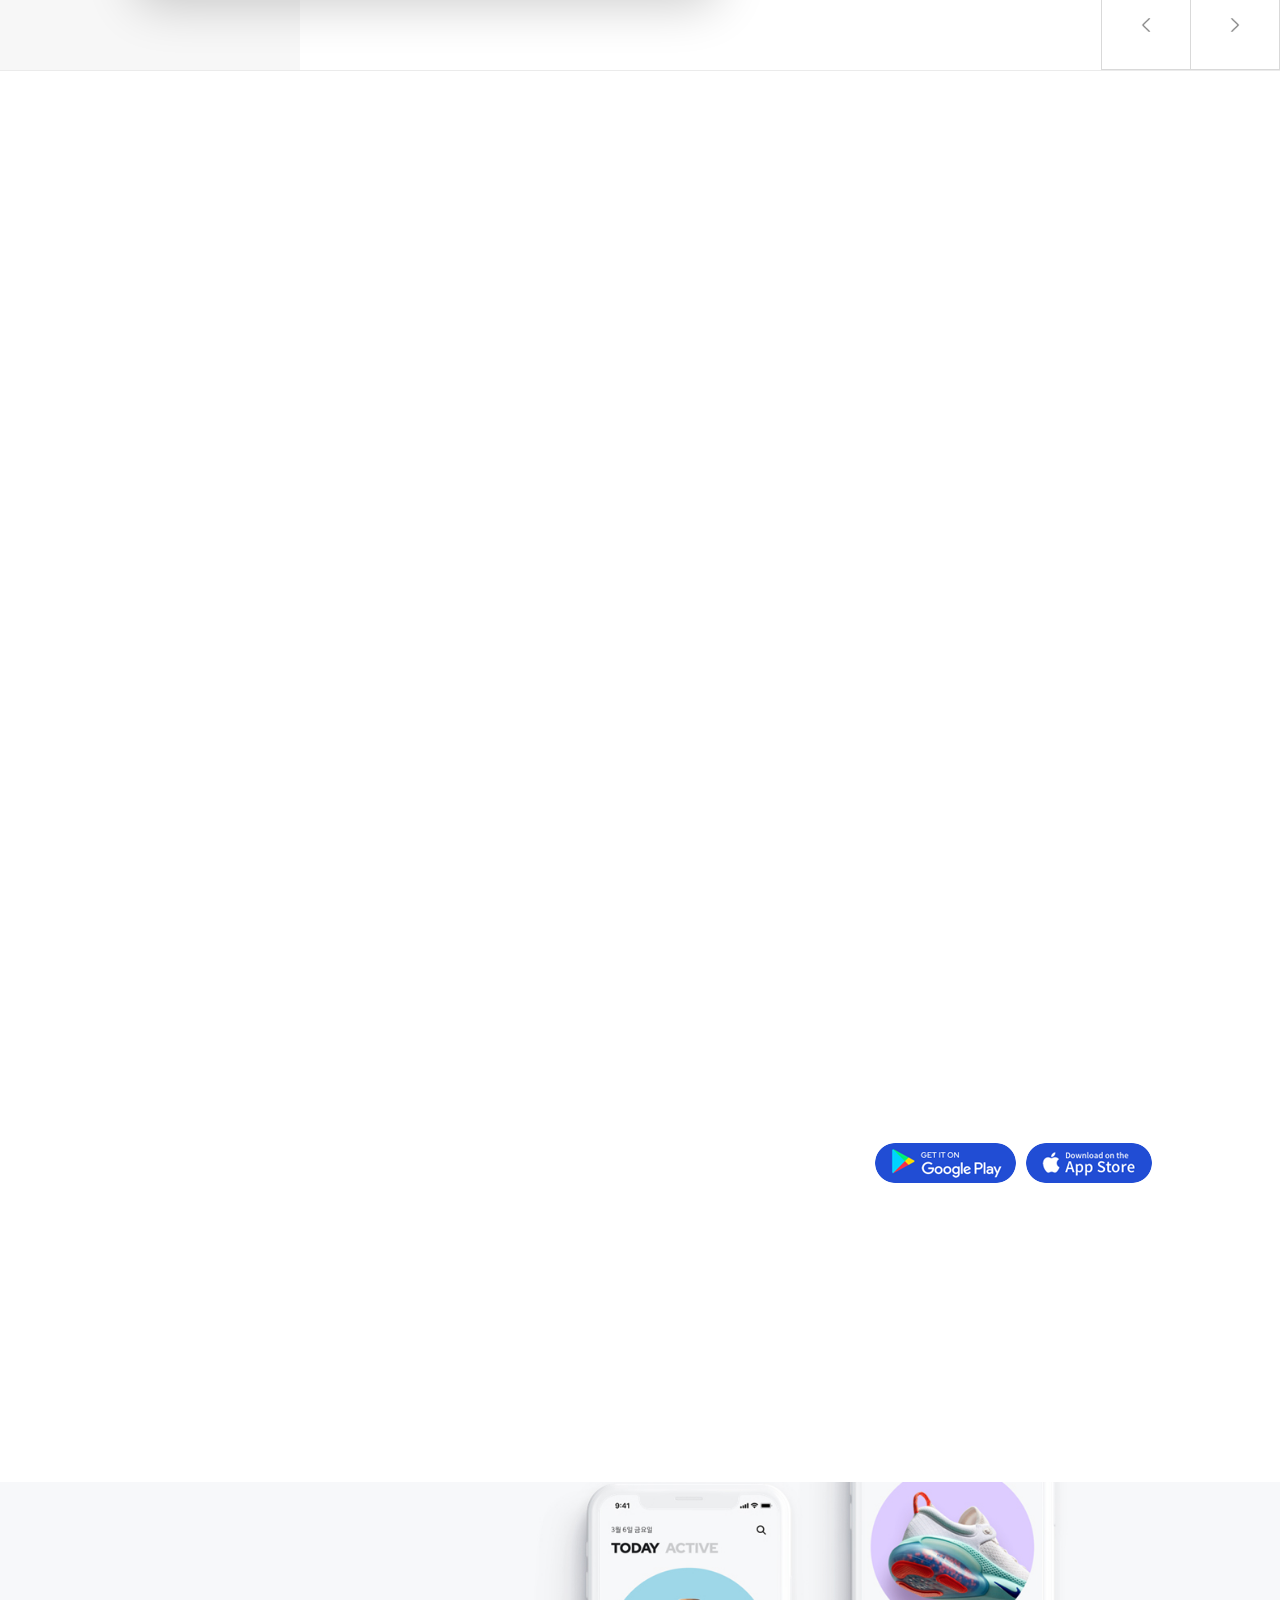
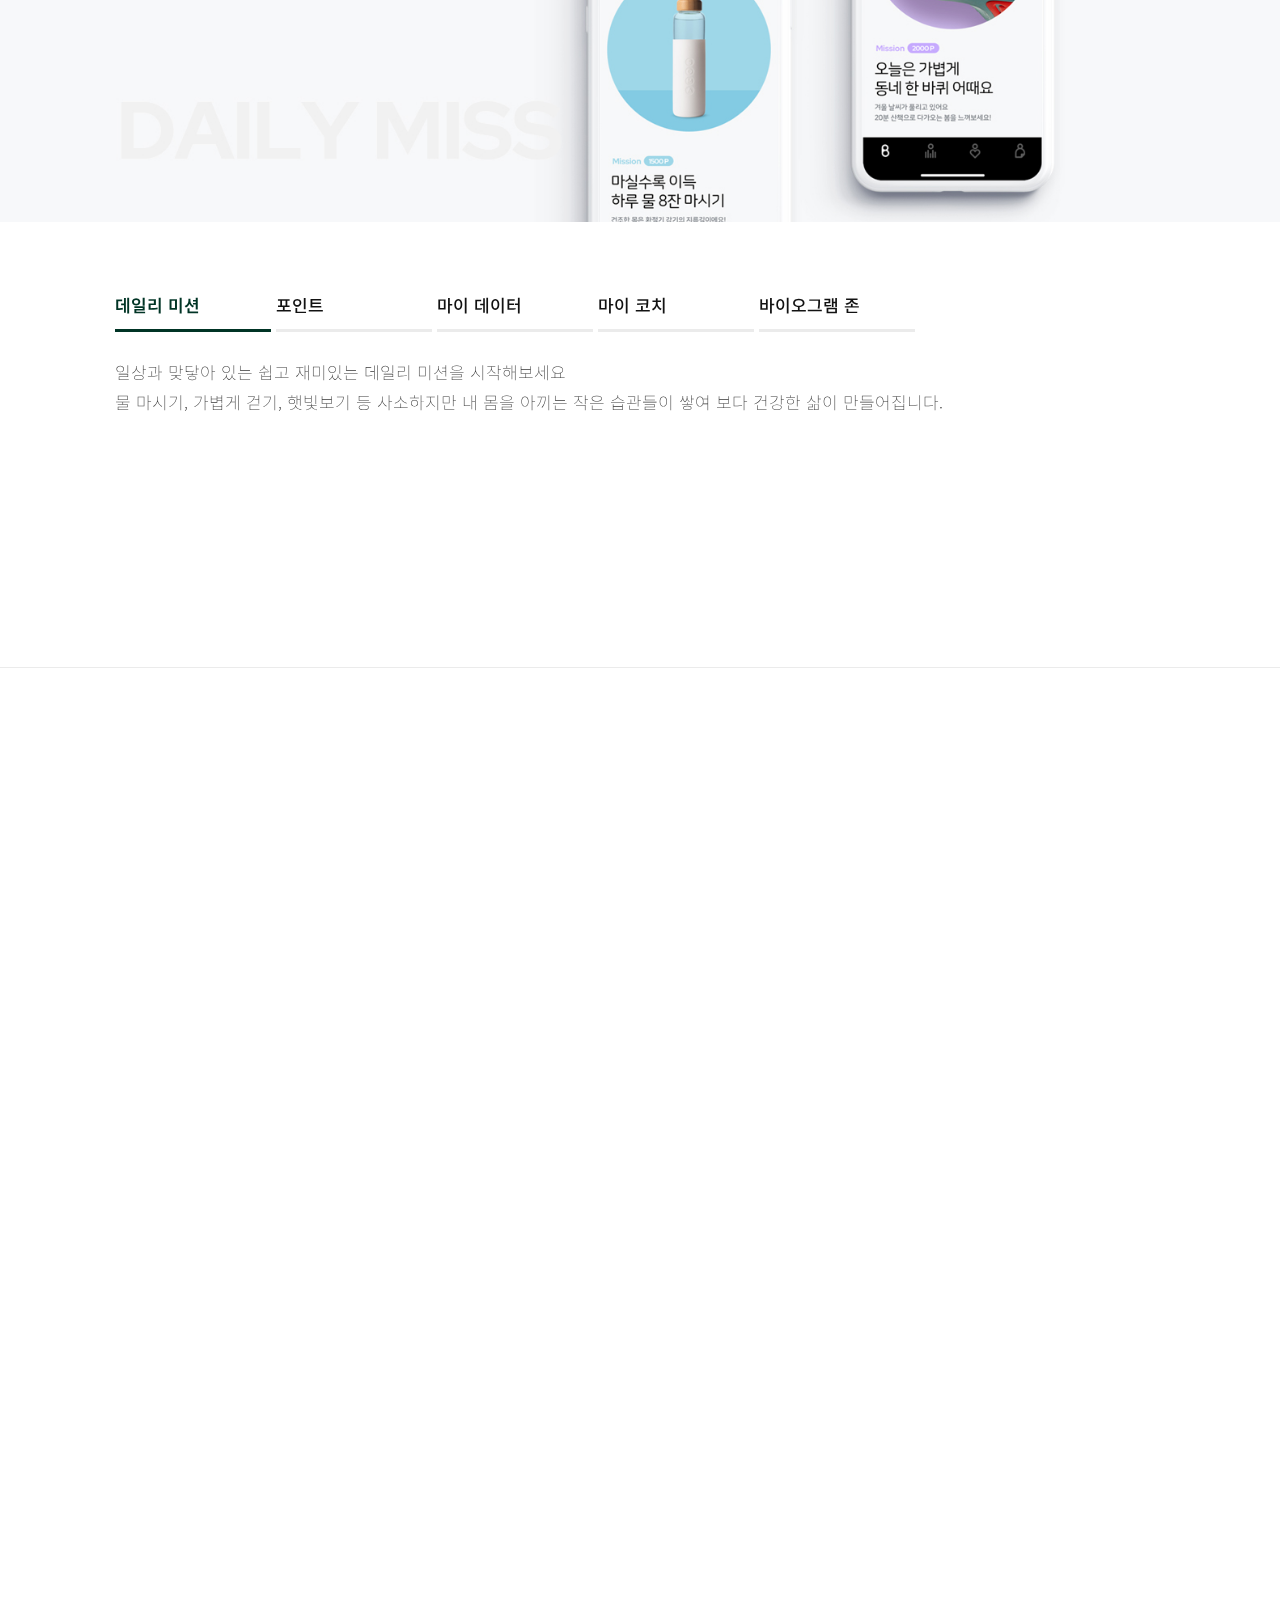
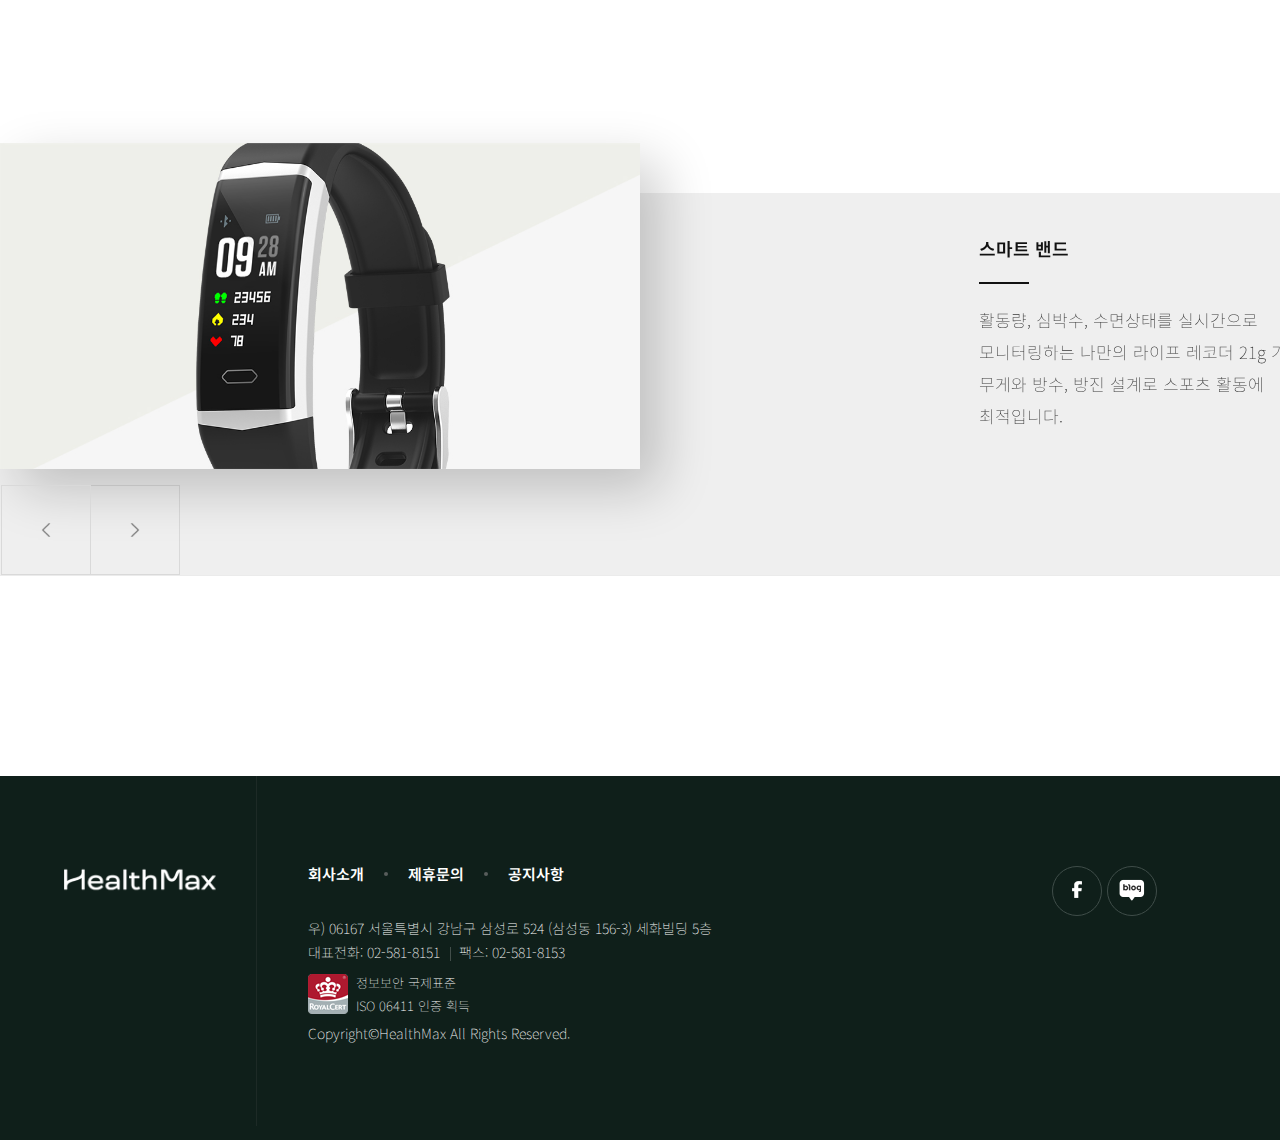
<file: serviceZone.html>
<!DOCTYPE html>
<html lang="ko">
<head>
    <meta charset="UTF-8">
    <meta name="viewport" content="width=device-width, initial-scale=1.0">
    <title>Service</title>
	<meta name="viewport" content="initial-scale=1, viewport-fit=cover">
	
    <link rel="stylesheet" href="./css/reset.css">
    <link rel="stylesheet" href="./css/font.css">
    <link rel="stylesheet" href="./css/animation.css">
    <link rel="stylesheet" href="./css/style.css">
    <link rel="stylesheet" href="./css/intro.css">
    <link rel="stylesheet" href="./css/mobile/m-intro.css">
    <link rel="stylesheet" href="./css/mobile/m-style.css">

	<script src="https://ajax.googleapis.com/ajax/libs/jquery/3.5.1/jquery.min.js"></script>
</head>
<body data-aos-easing="ease" data-aos-duration="1000" data-aos-delay="0">
    
    <!-- jquery -->
    <script type="text/javascript" src="https://ajax.googleapis.com/ajax/libs/jquery/3.5.1/jquery.min.js"></script>

    <!-- aos -->
    <link href="https://unpkg.com/aos@2.3.1/dist/aos.css" rel="stylesheet">
    <script type="text/javascript" src="https://unpkg.com/aos@2.3.1/dist/aos.js"></script>
    <header class="">
        <div class="header_inner inner">
            <h1 class="logo">
                <a href="./index.html">
                    <img src="./images/main/logo.png" alt="logo">
                </a>
            </h1>
            <button class="hambuger-open-btn">
                <span style="background-color: inherit;">menu</span>
                <span style="background-color: inherit;"></span>
                <span style="background-color: inherit;"></span>
                <span style="background-color: inherit;"></span>
            </button>
        </div>
        <nav class="gnb">
            <div class="gnb_main">
                <ul class="">
                    <li class="gnb_main_item">
                        <a href="./index.html">홈</a>
                    </li>
                    <li class="gnb_main_item">
                        <a href="./serviceZone.html">서비스</a>
                        <ul class="gnb_sub">
                            <li>
                                <a href="./serviceZone.html">바이오그램</a>
                            </li>
                            <li>
                                <a href="./serviceZoneView.html">바이오그램 존</a>
                            </li>
                        </ul>
                    </li>
                    <li class="gnb_main_item">
                        <a href="./business.html">사업영역</a>
                        <ul class="gnb_sub">
                            <li>
                                <a href="./business.html#slide">사업개요</a>
                            </li>
                            <li>
                                <a href="./business.html#area">사업영역</a>
                            </li>
                        </ul>
                    </li>
                    <li class="gnb_main_item">
                        <a href="./about.html">회사소개</a>
                        <ul class="gnb_sub">
                            <li><a href="./press.html#press">공지사항</a></li> 
                            <li><a href="./about.html#about">회사소개</a></li>
                            <li><a href="./about.html#vision">비전</a></li>
                            <li><a href="./about.html#slideLong">사업성과</a></li>
                            <li><a href="./about.html#history">연혁</a></li>
                            <li><a href="./about.html#career">수상경력/특허</a></li>
                        </ul>
                    </li>
                    <li class="gnb_main_item">
                        <a href="./recruitView.html">인재영입</a>
                        <ul class="gnb_sub">
                            <li>
                                <a href="./recruitView.html#culture">회사문화</a>
                            </li>
                            <li>
                                <a href="./recruitView.html#duties">직무소개</a>
                            </li>
                            <li>
                                <a href="./recruitView.html#notice">채용</a>
                            </li>
                        </ul>
                    </li>
                </ul>
            </div>
            <button class="hambuger-close-btn"></button>
        </nav>
        <nav class="hambuger-menu">
            <button class="hambuger-close-btn">
                <span></span>
                <span></span>
            </button>
            <ul class="hambuger-menu-gnb">
                <li>
                    <a href="./serviceZone.html">service</a>
                </li>
                <li>
                    <a href="./business.html">business</a>
                </li>
                <li>
                    <a href="./about.html">about us</a>
                </li>
                <li>
                    <a href="./recruitView.html">recruit</a>
                </li>
                <ul class="hambuger-menu-gnb_sub">
                    <li>
                        <a href="./press.html">news</a>
                    </li>
                </ul>
            </ul>
        </nav>
    </header>
    <div class="dim"></div>
    <article class="page_title">
        <h2>SERVICE</h2>
        <p>
            건강과 IT의 만남 헬스테크,
            <br>
            헬스맥스의 주요 서비스를 소개합니다.
        </p>
    </article>
    <section class="banner service-banner">
        <img src="./images/main/biogram-bg.jpg" alt="banner" data-aos="zoom-out" class="aos-init aos-animate">
    </section>
    <main>
        <aside class="snb">
            <ul class="">
                <li class="active">
                    <button class="biogram">바이오그램</button>
                </li>
                <li>
                    <button class="zone">바이오그램 존</button>
                </li>
                <li>
                    <button class="app">바이오그램 앱</button>
                </li>
                <li>
                    <button class="home">바이오그램 홈</button>
                </li>
            </ul>
        </aside>
        <div class="intro_wrapper" id="biogram">
            <section class="sec_title">
                <h3 data-aos="fade-up" data-aos-offset="-20" class="aos-init">바이오그램</h3>
                <strong data-aos="fade-up" data-aos-delay="150" data-aos-offset="-20" class="aos-init">
                    건강을 기록하는 습관
                </strong>
                <p data-aos="fade-up" data-aos-delay="200" data-aos-offset="-20" class="aos-init">
                    '바이오그램'은 생명을 뜻하는 Bio와 문서(기록), 질량의 단위인 Gram, 두 단어의 합성어로 개발된 브랜드 입니다.
                    건강수치에 대한 새로운 표준을 의미함과 동시에 "건강을 바꾸는 습관"을 모토로 스스로 기록하는 습관으로 관리하는 ICT건강 모니터링 서비스 입니다.
                </p>
            </section>
            <section class="autoSlide">
                <div class="autoSlide-design"></div>
                <div class="autoSlide-title">
                    <h2>
                        <img src="./images/main/biogram-w-logo.png" alt="biogram-w-logo">
                    </h2>
                </div>
                <div class="autoSlide-content">
                    <article class="">
                        <h3>Dot as Data</h3>
                        <p>
                            데이터를 의미하는 DOT을 모티브로
                            일상에서 사용하는 바이오그램의 다양한 SCENE과
                            쌓여가는 DATA를 통해 나만의 건강 데이터 맵을 구축함으로써
                            언제 어디서나 손쉽게 내 건강 상태를 확인할 수 있습니다.
                        </p>
                    </article>
                    <article class="active">
                        <h3>BIO BLUE</h3>
                        <p>
                            브랜드 컬러인 바이오 블루는 건강 데이터를 안전하게 관리,
                            보존하는 신뢰감과 함께 보조 컬러와 어우러져 친근함을 표현합니다.
                        </p>
                    </article>
                    <ul class="autoSlide-nav">
                        <li>
                            <button class="">01</button>
                        </li>
                        <li>
                            <button class="active">02</button>
                        </li>
                    </ul>
                </div>
                <div class="autoSlide-content-m">
                    <article>
                        <h3>Dot as Data</h3>
                        <p>
                            데이터를 의미하는 DOT을 모티브로
                            일상엣서 사용하는 바이오그램의 다양한 SCENE과
                            쌓여가는 DATA를 통해 나만의 건강 데이터 맵을 구축함으로써
                            언제 어디서나 손쉽게 내 건강 상태를 확인할 수 있습니다.
                        </p>
                    </article>
                    <article>
                        <h3>BIO BLUE</h3>
                        <p>
                            브랜드 컬러인 바이오 블루는 건강 데이터를 안전하게 관리,
                            보존하는 신뢰감과 함께보조 컬러와 어우러져 친근함을 표현합니다.
                        </p>
                    </article>
                </div>
            </section>
            <section id="zone">
                <h2 data-aos="fade-in" class="aos-init">바이오그램 존</h2>
                <div class="zone_content">
                    <article class="active">
                        <img src="./images/common/biogram-zone-img01.png" alt="biogramZone" data-aos="fade-right" class="aos-init">
                        <strong>Pro</strong>
                        <span>01</span>
                    </article>
                    <article>
                        <img src="./images/common/biogram-zone-img02.png" alt="biogramZone">
                        <strong>Basic</strong>
                        <span>02</span>
                    </article>
                </div>
                <div class="zone_bot">
                    <div class="sec_link">
                        <h3 data-aos="fade-up" data-aos-delay="100" class="aos-init">언제 어디서든 간편한 측정</h3>
                        <p data-aos="fade-up" data-aos-delay="200" class="aos-init">
                            관공서, 기업, 아파트, 사업장 등  공공 장소에 부스 형태로설치되어있는 바이오그램 존에 방문해보세요.
                            <br>
                            건강을 측정하고 싶은 사람 누구든지 손쉽게 무료로 콜레스테롤, 혈압, 스트레스, 체성분, 신장을 측정할 수 있습니다. 
                        </p>
                        <a href="/serviceZone" data-aos="fade-up" data-aos-delay="300" data-aos-offset="-50" class="aos-init">가까운 바이오그램존 찾아보기</a>
                    </div>
                    <div class="slide_content_btn">
                        <button class="slide_prev"></button>
                        <button class="slide_next"></button>
                    </div>
                </div>
                <div class="img-slide">
                    <div class="img-slide-content">
                        <ul>
                            <li class="active">
                                <img src="./images/common/biogram-zone-img03.png" alt="biogram-zone-img">
                            </li>
                            <li>
                                <img src="./images/common/biogram-zone-img04.png" alt="biogram-zone-img">
                            </li>
                            <li>
                                <img src="./images/common/biogram-zone-img05.png" alt="biogram-zone-img">
                            </li>
                            <li>
                                <img src="./images/common/biogram-zone-img06.png" alt="biogram-zone-img">
                            </li>
                        </ul>
                        <div class="img-slide-text">
                            <h3 data-aos="fade-up" class="aos-init">건강 기록을 트래킹하다</h3>
                            <p data-aos="fade-up" data-aos-delay="200" class="aos-init">
                                부스에 설치된 키오스크에서 내 건강 기록을 살펴보세요.
                                이전 기록까지 살펴볼 수 있어 나의 건강 추이를 트래킹 할 수 있습니다.
                                측정 후에는 오늘의 측정 결과와 함께 다음 번 방문일을 문자로도 발송하여,
                                꾸준한 관리가 가능하도록 챙겨 드립니다.
                            </p>
                        </div>
                    </div>
                    <div class="slide_content_btn">
                        <button class="slide_prev"></button>
                        <button class="slide_next"></button>
                    </div>
                </div>
            </section>
            <section id="app">
                <div class="sec_title">
                    <h3 data-aos="fade-up" class="aos-init">바이오그램 앱</h3>
                    <strong data-aos="fade-up" data-aos-delay="100" class="aos-init">
                        내몸을 위한 습관 만들기
                    </strong>
                    <p data-aos="fade-up" data-aos-delay="200" class="aos-init">
                        바이오그램 전용 앱을 설치하시면 바이오그램 홈과 존에서 측정한 모든 결과를 확인할 수 있습니다.
                        <br>
                        생활 속의 건강한 습관을 만드는 다양한 헬스 컨텐츠와 나에게 맞는 운동 코칭을 받아보세요.
                    </p>
                </div>
                <img src="./images/common/biogram-app-img.jpg" alt="biogram-app-img" data-aos="fade-in" data-aos-delay="300" data-aos-offset="-50" class="aos-init">
                <div class="app-group">
                    <a href="https://healthmax.page.link/biogram" target="blank">
                        <img src="./images/common/biogram-app-googleplay.png" alt="google-play">
                    </a>
                    <a href="#">
                        <img src="./images/common/biogram-app-appstore.png" alt="apple-store">
                    </a>
                </div>
                <div class="tab_slide">
                    <div class="sec_title">
                        <strong data-aos="fade-up" class="aos-init">간편하고 쉬운 건강 컨텐츠</strong>
                        <p data-aos="fade-up" data-aos-delay="100" class="aos-init">
                            측정 데이터 확인은 물론 데일리 미션부터 마이코치까지 간편하고 쉬운 컨텐츠로 건강한 습관을 만들어 보세요.
                            <br>
                            운동을 처음 시작하는 사람도, 건강에 관심없던 사람도, 바이오그램 앱을 통해 일상을 건강하게 바꿔드립니다.
                        </p>
                    </div>
                    <div class="tab_slide_content">
                        <ul>
                            <li class="active">
                                <img src="./images/common/app-banner01.jpg" alt="app-banner-img">
                            </li>
                            <li>
                                <img src="./images/common/app-banner02.jpg" alt="app-banner-img">
                            </li>
                            <li>
                                <img src="./images/common/app-banner03.jpg" alt="app-banner-img">
                            </li>
                            <li>
                                <img src="./images/common/app-banner04.jpg" alt="app-banner-img">
                            </li>
                            <li>
                                <img src="./images/common/app-banner05.jpg" alt="app-banner-img">
                            </li>
                            <div class="slide_content_btn">
                                <button class="slide_prev"></button>
                                <button class="slide_next"></button>
                            </div>
                        </ul>
                    </div>
                    <div class="tab_slide_bar">
                        <ul class="tab_slide_btn">
                            <li class="active">
                                <button>데일리 미션</button>
                            </li>
                            <li>
                                <button>포인트</button>
                            </li>
                            <li>
                                <button>마이 데이터</button>
                            </li>
                            <li>
                                <button>마이 코치</button>
                            </li>
                            <li>
                                <button>바이오그램 존</button>
                            </li>
                        </ul>
                        <ul class="tab_slide_text">
                            <li class="active">
                                <p>
                                    일상과 맞닿아 있는 쉽고 재미있는 데일리 미션을 시작해보세요
                                    <br>
                                    물 마시기, 가볍게 걷기, 햇빛보기 등 사소하지만 내 몸을 아끼는 작은 습관들이 쌓여 보다 건강한 삶이 만들어집니다.
                                </p>
                            </li>
                            <li>
                                <p>
                                    건강 미션을 클리어하고 포인트를 쌓아 선물 상자를 열어보세요.
                                    <br>
                                    선물 상자 안에는 현금처럼 사용할 수 있는 캐시가 랜덤으로 들어 있어요. 
                                </p>
                            </li>
                            <li>
                                <p>
                                    바이오그램 존과 홈에서 측정한 활동량, 심박수, 수면시간, 체성분, 혈압, 혈당,콜레스테롤, 스트레스 등의
                                    <br>
                                    측정 결과를 한데 모아 관리할 수 있어 건강 변화 추세를 한눈에 알 수 있어요.
                                </p>
                            </li>
                            <li>
                                <p>
                                    매주 다양한 운동 프로그램을 받아보세요. 내 신체 데이터를 기반으로 짜여져서 운동 초보도 쉽게 따라 할 수 있어요.
                                    <br>
                                    내 몸이 하루에 섭취해야 할 칼로리를 고려한 식단 정보도 제공합니다.
                                </p>
                            </li>
                            <li>
                                <p>
                                    지금 내 위치에서 가장 가까운 바이오그램 존을 알려드려요.
                                    <br>
                                    전국 각지 관공서 및 공원, 사찰 등에 설치된 바이오그램 존에서 누구나 무료로 건강 측정을 할 수 있습니다.                                    
                                </p>
                            </li>
                        </ul>
                    </div>
                </div>
            </section>
            <section id="home">
                <div class="sec_title">
                    <h3 data-aos="fade-up" class="aos-init">바이오그램 홈</h3>
                    <strong data-aos="fade-up" data-aos-delay="100" class="aos-init">전문적인 측정을 집에서도 간편하게</strong>
                    <p data-aos="fade-up" data-aos-delay="200" class="aos-init">
                        빈번하고 주기적인 측정이 필요하다면 바이오그램 홈! 바이오그램 홈은 개인을 위한 스마트 측정 기기 입니다.
                        <br>
                        측정 데이터는 스마트폰에 축적되어  지속적인 추세 관리 및 원격 모니터링에도 용이합니다.
                    </p>
                    <a href="#" target="blank" data-aos="fade-up" data-aos-delay="300" data-aos-offset="-50" class="aos-init">바이오그램 홈 구매하기</a>
                </div>
                <img src="./images/common/biogram-home-img.png" alt="biogram-home-img" data-aos="fade-up" data-aos-delay="400" data-aos-offset="-50" class="aos-init">
                <div class="img-slide">
                    <div class="img-slide-content">
                        <ul>
                            <li class="active">
                                <img src="./images/common/biogram-home-item01.jpg" alt="biogram-home-item">
                            </li>
                            <li>
                                <img src="./images/common/biogram-home-item02.jpg" alt="biogram-home-item">
                            </li>
                            <li>
                                <img src="./images/common/biogram-home-item03.jpg" alt="biogram-home-item">
                            </li>
                            <li>
                                <img src="./images/common/biogram-home-item04.jpg" alt="biogram-home-item">
                            </li>
                        </ul>
                        <ul class="img-slide-text">
                            <li class="active">
                                <h3>스마트 밴드</h3>
                                <p>
                                    활동량, 심박수, 수면상태를 
                                    실시간으로 모니터링하는 
                                    나만의 라이프 레코더
                                    21g 가벼운 무게와 방수, 방진 설계로 
                                    스포츠 활동에 최적입니다. 
                                </p>
                                <span>01</span>
                            </li>
                            <li>
                                <h3>스마트 체중계</h3>
                                <p>
                                    깔끔한 디자인, 가벼운 중량 
                                    건강 관리의 기본 체중을 
                                    이제 꾸준한 측정으로 관리해보세요.                                    
                                </p>
                                <span>02</span>
                            </li>
                            <li>
                                <h3>혈압계</h3>
                                <p>
                                    디바이스 자체에서 최대 2인까지 
                                    측정 데이터를 별도 저장
                                    간편한 측정 방법으로 부모님 
                                    혈압 관리에도 적합합니다                                    
                                </p>
                                <span>03</span>
                            </li>
                            <li>
                                <h3>혈당계</h3>
                                <p>
                                    쉽게 빠르게 정확하게
                                    0.5 μl의 소량 혈액 샘플로도 
                                    5초 이내에 정확한 결과 수치 제공                                    
                                </p>
                                <span>04</span>
                            </li>
                        </ul>
                    </div>
                    <div class="slide_content_btn">
                        <button class="slide_prev"></button>
                        <button class="slide_next"></button>
                    </div>
                </div>
            </section>
        </div>
    </main>
    
    <footer>
        <div class="footer_left">
            <h1>
                <a href="/main">
                    <img src="./images/main/footer_logo.png" alt="logo">
                </a>
            </h1>
        </div>
        <div class="footer_right">
            <nav class="fnb">
                <ul>
                    <li>
                        <a href="/about">회사소개</a>
                    </li>
                    <li>
                        <a href="/contact">제휴문의</a>
                    </li>
                    <li>
                        <a href="/press">공지사항</a>
                    </li>
                </ul>
            </nav>
            <div class="footer_right_bottom">
                <p>우) 06167 서울특별시 강남구 삼성로 524 (삼성동 156-3) 세화빌딩 5층</p>
                <span style="margin-bottom: 1%;">대표전화: 02-581-8151</span>
                <span style="margin-bottom: 1%;">팩스: 02-581-8153</span>
                <div class="footer_content" style="margin-left: 48px;color: #fff;font-size: 13px;font-family: 'Noto Sans KR', sans-serif;font-weight: 100;line-height: 23px;margin-bottom: 1%;">
	        		<img src="./images/icon/royalCert.png" alt="iso-06411" style="width:40px; height:40px; position: absolute; margin: 3px 0 0 -48px;">
	        		정보보안 국제표준<br>
	        		ISO 06411 인증 획득
	       		</div>
                <p>Copyright©HealthMax All Rights Reserved.</p>
            </div>
            <nav class="sns">
                <ul>
                    <li>
                        <a href="#" target="blank">
                            <i>
                                <img src="./images/icon/sns_fb.png" alt="facebook-icon">
                            </i>
                        </a>
                    </li>
                    <li>
                        <a href="#" target="blank">
                            <i>
                                <img src="./images/icon/sns_blg.png" alt="blog-icon">
                            </i>
                        </a>
                    </li>
                </ul>
            </nav>
        </div>
    </footer>

    <script>
        
        AOS.init({
            duration: 1000
        });

    </script>
    <script type="text/javascript" src="./js/hambuger.js"></script>
    <script type="text/javascript" src="./js/slide.js"></script>
    <script type="text/javascript" src="./js/intro.js"></script>
    
</body>
</html>
</file>
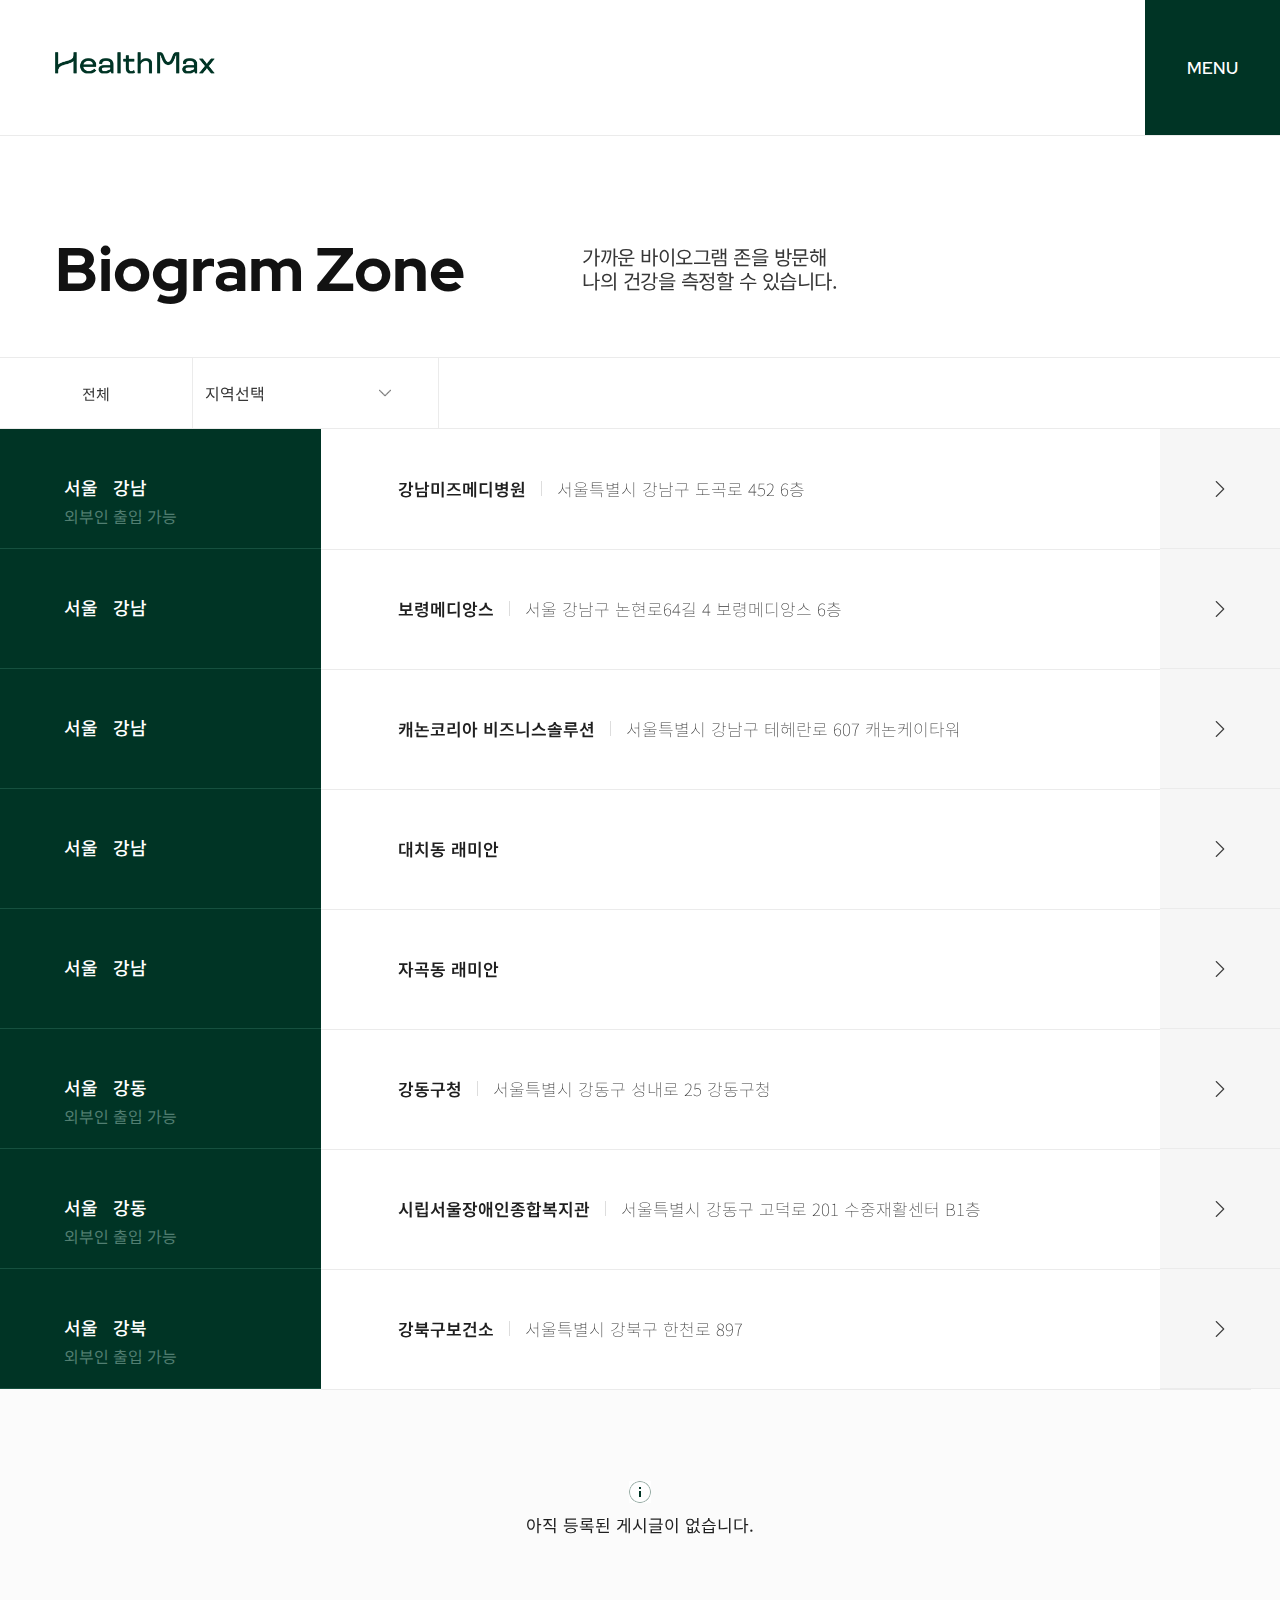
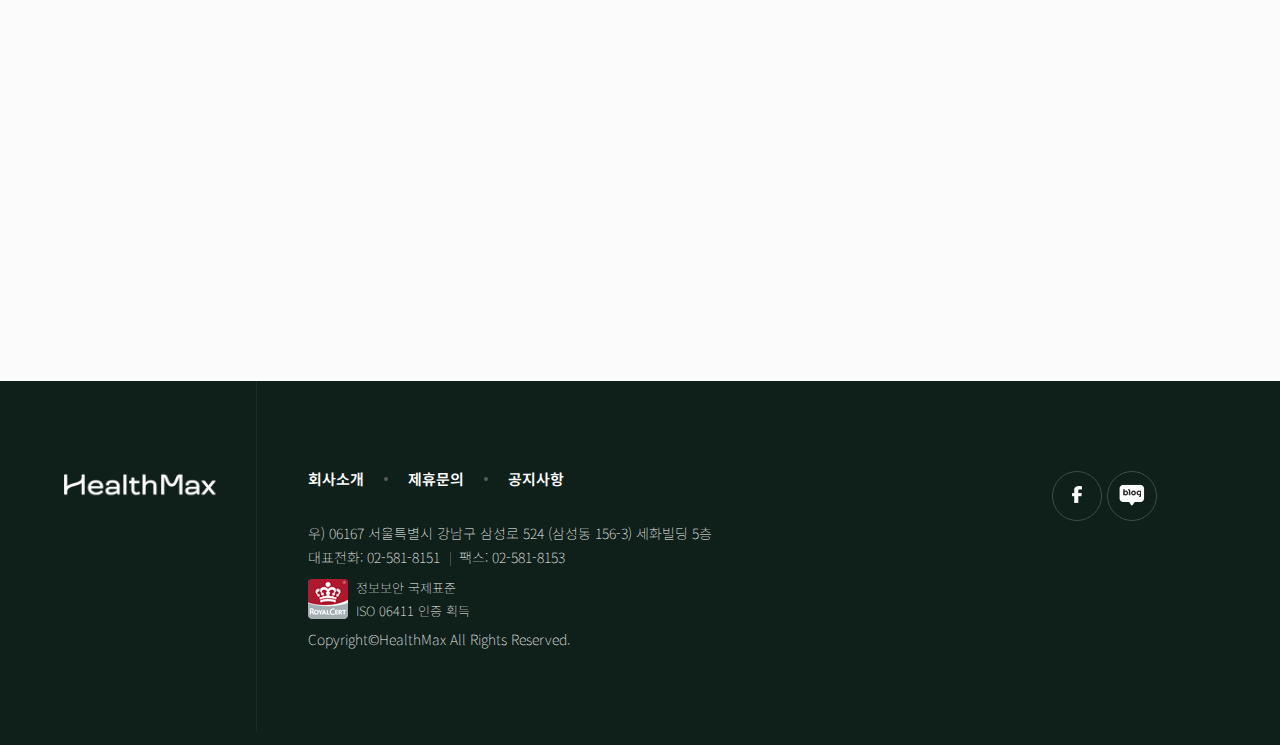
<file: serviceZoneView.html>
<!DOCTYPE html>
<html lang="ko">
<head>
    <meta charset="UTF-8">
    <meta name="viewport" content="width=device-width, initial-scale=1.0">
    <title>BiogramZoneView</title>
	<meta name="viewport" content="initial-scale=1, viewport-fit=cover">
	
    <link rel="stylesheet" href="./css/reset.css">
    <link rel="stylesheet" href="./css/font.css">
    <link rel="stylesheet" href="./css/animation.css">
    <link rel="stylesheet" href="./css/style.css">
    <link rel="stylesheet" href="./css/list.css">
    <link rel="stylesheet" href="./css/mobile/m-style.css">
    <link rel="stylesheet" href="./css/mobile/m-press.css">

	<script src="https://ajax.googleapis.com/ajax/libs/jquery/3.5.1/jquery.min.js"></script>
</head>
<body>
    <header class="">
        <div class="header_inner inner">
            <h1 class="logo">
                <a href="./index.html">
                    <img src="./images/main/logo.png" alt="logo">
                </a>
            </h1>
            <button class="hambuger-open-btn">
                <span style="background-color: inherit;">menu</span>
                <span style="background-color: inherit;"></span>
                <span style="background-color: inherit;"></span>
                <span style="background-color: inherit;"></span>
            </button>
        </div>
        <nav class="gnb">
            <div class="gnb_main">
                <ul class="">
                    <li class="gnb_main_item">
                        <a href="./index.html">홈</a>
                    </li>
                    <li class="gnb_main_item">
                        <a href="./serviceZone.html">서비스</a>
                        <ul class="gnb_sub">
                            <li>
                                <a href="./serviceZone.html">바이오그램</a>
                            </li>
                            <li>
                                <a href="./serviceZoneView.html">바이오그램 존</a>
                            </li>
                        </ul>
                    </li>
                    <li class="gnb_main_item">
                        <a href="./business.html">사업영역</a>
                        <ul class="gnb_sub">
                            <li>
                                <a href="./business.html#slide">사업개요</a>
                            </li>
                            <li>
                                <a href="./business.html#area">사업영역</a>
                            </li>
                        </ul>
                    </li>
                    <li class="gnb_main_item">
                        <a href="./about.html">회사소개</a>
                        <ul class="gnb_sub">
                            <li><a href="./press.html#press">공지사항</a></li> 
                            <li><a href="./about.html#about">회사소개</a></li>
                            <li><a href="./about.html#vision">비전</a></li>
                            <li><a href="./about.html#slideLong">사업성과</a></li>
                            <li><a href="./about.html#history">연혁</a></li>
                            <li><a href="./about.html#career">수상경력/특허</a></li>
                        </ul>
                    </li>
                    <li class="gnb_main_item">
                        <a href="./recruitView.html">인재영입</a>
                        <ul class="gnb_sub">
                            <li>
                                <a href="./recruitView.html#culture">회사문화</a>
                            </li>
                            <li>
                                <a href="./recruitView.html#duties">직무소개</a>
                            </li>
                            <li>
                                <a href="./recruitView.html#notice">채용</a>
                            </li>
                        </ul>
                    </li>
                </ul>
            </div>
            <button class="hambuger-close-btn"></button>
        </nav>
        <nav class="hambuger-menu">
            <button class="hambuger-close-btn">
                <span></span>
                <span></span>
            </button>
            <ul class="hambuger-menu-gnb">
                <li>
                    <a href="./serviceZone.html">service</a>
                </li>
                <li>
                    <a href="./business.html">business</a>
                </li>
                <li>
                    <a href="./about.html">about us</a>
                </li>
                <li>
                    <a href="./recruitView.html">recruit</a>
                </li>
                <ul class="hambuger-menu-gnb_sub">
                    <li>
                        <a href="./press.html">news</a>
                    </li>
                </ul>
            </ul>
        </nav>
    </header>
    <div class="dim"></div>
    <article class="page_title">
        <h2>Biogram Zone</h2>
        <p>
            가까운 바이오그램 존을 방문해
            <br>
            나의 건강을 측정할 수 있습니다.
        </p>
    </article>
    <main>
        <article class="filter biogram-filter">
            <ul>
                <li>
                    <button class="filter-all-btn">전체</button>
                </li>
            </ul>
            <div class="select-wrap">
                <div class="select-default">지역선택</div>
                <ul class="select-box">
                    <li>서울시</li>
                    <li>수도권</li>
                    <li>경상도</li>
                    <li>전라도</li>
                    <li>충청도</li>
                </ul>
            </div>
        </article>
        <section class="list">
            <ul>
                <li class="list_item">
                    <a href="/serviceZoneView">
                        <div class="list_item_sub">
                            <i>서울</i>
                            <strong>강남</strong>
                            <span class="list-mark-text">외부인 출입 가능</span>
                        </div>
                        <div class="list_item_title">
                            <h3>강남미즈메디병원</h3>
                            <span>서울특별시 강남구 도곡로 452 6층</span>
                        </div>
                        <span class="list_mark">
                            <i>
                                <img src="./images/icon/mark.jpg" alt="mark-icon">
                            </i>
                            외부인 출입 가능
                        </span>
                        <button class="list_item_btn"></button>
                    </a>
                </li>
                <li class="list_item">
                    <a href="/serviceZoneView">
                        <div class="list_item_sub">
                            <i>서울</i>
                            <strong>강남</strong>
                        </div>
                        <div class="list_item_title">
                            <h3>보령메디앙스</h3>
                            <span>서울 강남구 논현로64길 4 보령메디앙스 6층</span>
                        </div>
                        <button class="list_item_btn"></button>
                    </a>
                </li>
                <li class="list_item">
                    <a href="/serviceZoneView">
                        <div class="list_item_sub">
                            <i>서울</i>
                            <strong>강남</strong>
                        </div>
                        <div class="list_item_title">
                            <h3>캐논코리아 비즈니스솔루션</h3>
                            <span>서울특별시 강남구 테헤란로 607 캐논케이타워</span>
                        </div>
                        <button class="list_item_btn"></button>
                    </a>
                </li>
                <li class="list_item">
                    <a href="/serviceZoneView">
                        <div class="list_item_sub">
                            <i>서울</i>
                            <strong>강남</strong>
                        </div>
                        <div class="list_item_title">
                            <h3>대치동 래미안</h3>
                        </div>
                        <button class="list_item_btn"></button>
                    </a>
                </li>
                <li class="list_item">
                    <a href="/serviceZoneView">
                        <div class="list_item_sub">
                            <i>서울</i>
                            <strong>강남</strong>
                        </div>
                        <div class="list_item_title">
                            <h3>자곡동 래미안</h3>
                        </div>
                        <button class="list_item_btn"></button>
                    </a>
                </li>
                <li class="list_item">
                    <a href="/serviceZoneView">
                        <div class="list_item_sub">
                            <i>서울</i>
                            <strong>강동</strong>
                            <span class="list-mark-text">외부인 출입 가능</span>
                        </div>
                        <div class="list_item_title">
                            <h3>강동구청</h3>
                            <span>서울특별시 강동구 성내로 25 강동구청</span>
                        </div>
                        <span class="list_mark">
                            <i>
                                <img src="./images/icon/mark.jpg" alt="mark-icon">
                            </i>
                            외부인 출입 가능
                        </span>
                        <button class="list_item_btn"></button>
                    </a>
                </li>
                <li class="list_item">
                    <a href="/serviceZoneView">
                        <div class="list_item_sub">
                            <i>서울</i>
                            <strong>강동</strong>
                            <span class="list-mark-text">외부인 출입 가능</span>
                        </div>
                        <div class="list_item_title">
                            <h3>시립서울장애인종합복지관</h3>
                            <span>서울특별시 강동구 고덕로 201 수중재활센터 B1층</span>
                        </div>
                        <span class="list_mark">
                            <i>
                                <img src="./images/icon/mark.jpg" alt="mark-icon">
                            </i>
                            외부인 출입 가능
                        </span>
                        <button class="list_item_btn"></button>
                    </a>
                </li>
                <li class="list_item">
                    <a href="/serviceZoneView">
                        <div class="list_item_sub">
                            <i>서울</i>
                            <strong>강북</strong>
                            <span class="list-mark-text">외부인 출입 가능</span>
                        </div>
                        <div class="list_item_title">
                            <h3>강북구보건소</h3>
                            <span>서울특별시 강북구 한천로 897</span>
                        </div>
                        <span class="list_mark">
                            <i>
                                <img src="./images/icon/mark.jpg" alt="mark-icon">
                            </i>
                            외부인 출입 가능
                        </span>
                        <button class="list_item_btn"></button>
                    </a>
                </li>
            </ul>
            <div class="list-empty">
                <i>
                    <img src="./images/icon/mark.jpg" alt="empty-mark">
                </i>
                <p>
                    아직 등록된 게시글이 없습니다.
                </p>
            </div>
        </section>
    </main>

    <footer>
        <div class="footer_left">
            <h1>
                <a href="/main">
                    <img src="./images/main/footer_logo.png" alt="logo">
                </a>
            </h1>
        </div>
        <div class="footer_right">
            <nav class="fnb">
                <ul>
                    <li>
                        <a href="/about">회사소개</a>
                    </li>
                    <li>
                        <a href="/contact">제휴문의</a>
                    </li>
                    <li>
                        <a href="/press">공지사항</a>
                    </li>
                </ul>
            </nav>
            <div class="footer_right_bottom">
                <p>우) 06167 서울특별시 강남구 삼성로 524 (삼성동 156-3) 세화빌딩 5층</p>
                <span style="margin-bottom: 1%;">대표전화: 02-581-8151</span>
                <span style="margin-bottom: 1%;">팩스: 02-581-8153</span>
                <div class="footer_content" style="margin-left: 48px;color: #fff;font-size: 13px;font-family: 'Noto Sans KR', sans-serif;font-weight: 100;line-height: 23px;margin-bottom: 1%;">
	        		<img src="./images/icon/royalCert.png" alt="iso-06411" style="width:40px; height:40px; position: absolute; margin: 3px 0 0 -48px;">
	        		정보보안 국제표준<br>
	        		ISO 06411 인증 획득
	       		</div>
                <p>Copyright©HealthMax All Rights Reserved.</p>
            </div>
            <nav class="sns">
                <ul>
                    <li>
                        <a href="#" target="blank">
                            <i>
                                <img src="./images/icon/sns_fb.png" alt="facebook-icon">
                            </i>
                        </a>
                    </li>
                    <li>
                        <a href="#" target="blank">
                            <i>
                                <img src="./images/icon/sns_blg.png" alt="blog-icon">
                            </i>
                        </a>
                    </li>
                </ul>
            </nav>
        </div>
    </footer>
    <script type="text/javascript" src="./js/hambuger.js"></script>
    <script type="text/javascript" src="./js/slide.js"></script>
    <script type="text/javascript" src="./js/intro.js"></script>
    <script type="text/javascript" src="./js/filterScroll.js"></script>
    <script type="text/javascript" src="./js/select.js"></script>
</body>
</html>
</file>
<file: css/font.css>
@charset "utf-8";

@import url('https://fonts.googleapis.com/css2?family=Noto+Sans+KR:wght@300;400;500;700&display=swap');
@import url('https://fonts.googleapis.com/css2?family=Red+Hat+Display:wght@400;500;700;900&display=swap');

/* Red Hat Display font */
@font-face{
    font-family: "red-black";
    src: url("../fonts/RedHatDisplay-Black.ttf") format("truetype");
    font-weight: 900;
}
@font-face{
    font-family: "red-bold";
    src: url("../fonts/RedHatDisplay-Bold.ttf") format("truetype");
    font-weight: 700;
}
@font-face{
    font-family: "red-medium";
    src: url("../fonts/RedHatDisplay-Medium.ttf") format("truetype");
    font-weight: 500;
}
@font-face{
    font-family: "red-regular";
    src: url('../fonts/RedHatDisplay-Regular.ttf') format("truetype");
    font-weight: 300;
}
</file>
<file: css/animation.css>
@charset "utf-8";


@keyframes slideShow1{
    0%{
        left: -50%;
        opacity: 0;
    }
    50%{
        opacity: 0;
        left: -20%;
    }
    100%{
        left: 0%;
        opacity: 1;
    }
}
@keyframes slideHide1{
    0%{
        left: 0;
        opacity: 1;
    }
    50%{
        opacity: 0;
        left: -20%;
    }
    100%{
        left: -50%;
        opacity: 0;
    }
}

@keyframes slideShow2{
    0%{
        transform: translateX(50%);
        opacity: 0;
    }
    50%{
        opacity: 0;
        transform: translateX(20%);
    }
    100%{
        transform: translateX(0);
        opacity: 1;
    }
}
@keyframes slideHide2{
    0%{
        opacity: 1;
        transform: translateX(0);
    }
    50%{
        opacity: 0;
        transform: translateX(20%);
    }
    100%{
        opacity: 0;
        transform: translateX(50%);
    }
}
@keyframes performImgShow{
    0%{
        opacity: 0;
        transform: translate(20%,0);
    }
    100%{
        opacity: 1;
        transform: translate(0%,0);
    }
}
@keyframes performImgHide{
    0%{
        opacity: 1;
        transform: translate(0%,0);
    }
    100%{
        opacity: 0;
        transform: translate(20%,0);
    }
}
@keyframes tabShow{
    0%{
        opacity: 0;
        left: -20%;
    }
    100%{
        opacity: 1;
        left: 0;
    }
}
@keyframes tabHide{
    0%{
        opacity: 1;
        left: 0;
    }
    100%{
        opacity: 0;
        left: -10%;
    }
}
@keyframes videoHide{
    0%{
        opacity: 1;
        transform: translateX(0);
    }
    100%{
        opacity: 0;
        transform: translateX(-570px);
    }
}
@keyframes videoShow{
    0%{
        opacity: 0;
        transform: translateX(-570px);
    }
    100%{
        opacity: 1;
        transform: translateX(0);
    }
}
@keyframes videoHideBtn{
    0%{
        opacity: 1;
        transform: translateX(0);
    }
    100%{
        opacity: 0;
        transform: translateX(155px);
    }
}
@keyframes videoShowBtn{
    0%{
        opacity: 0;
        transform: translateX(155px);
    }
    100%{
        opacity: 1;
        transform: translateX(0);
    }
}
@keyframes fadeUp{
    0%{
        opacity: 0;
        transform: translateY(10px);
    }
    100%{
        opacity: 1;
        transform: translateY(0);
    }
}
@keyframes fadeLeft{
    0%{
        opacity: 0;
        transform: translateX(-10px);
    }
    100%{
        opacity: 1;
        transform: translateX(0);
    }
}
@keyframes fadeLeftOut{
    0%{
        opacity: 1;
        transform: translateX(0);
    }
    100%{
        opacity: 0;
        transform: translateX(-10px);
    }
}
@keyframes fadeIn{
    0%{
        opacity: 0;
    }
    100%{
        opacity: 1;
    }
}
@keyframes fadeOut{
    0%{
        opacity: 1;
    }
    100%{
        opacity: 0;
    }
}
@keyframes fadeDownOut{
    0%{
        opacity: 1;
        transform: translateY(0);
    }
    100%{
        opacity: 0;
        transform: translateY(10px);
    }
}
@keyframes newsUp{
    0%{
        transform: translateY(290px);
        opacity: 0;
    }
    100%{
        transform: translateY(0);
        opacity: 1;
    }
}
@keyframes bgScale{
    0%{
        background-size: 130%;
    }
    100%{
        background-size: 100%;
    }
}
@keyframes bgScaleZoom{
    0%{
        background-size: 100%;
    }
    100%{
        background-size: 130%;
    }
}
@keyframes scale{
    0%{
        transform: scale(1.2);
    }
    100%{
        transform: scale(1);
    }
}
@keyframes autoSlideShow{
    0%{
        left: 15%;
        opacity: 0;
    }
    100%{
        left: 50%;
        transform: translateX(-50%);
        opacity: 1;
    }
}
@keyframes zoneSlideShow{
    0%{
        left: -50px;
        opacity: 0;
    }
    100%{
        left: 0;
        opacity: 1;
    }
}
@keyframes zoneSlideHide{
    0%{
        left: 0;
        opacity: 1;
    }
    100%{
        left: -50px;
        opacity: 0;
    }
}
@keyframes imgSlideShow{
    0%{
        left: -100px;
        opacity: 0;
    }
    100%{
        left: 0;
        opacity: 1;
    }
}
@keyframes imgSlideHide{
    0%{
        left: 0;
        opacity: 1;
    }
    100%{
        left: -100px;
        opacity: 0;
    }
}
@keyframes tabSlideShow{
    0%{
        left: -50%;
        opacity: 0;
    }
    100%{
        left: 0;
        opacity: 1;
    }
}
@keyframes tabSlideHide{
    0%{
        left: 0;
        opacity: 1;
    }
    100%{
        left: -50%;
        opacity: 0;
    }
}
@keyframes tabTextShow{
    0%{
        opacity: 0;
        transform: translateX(-50px);
    }
    100%{
        opacity: 1;
        transform: translateX(0);
    }
}
@keyframes serviceUp{
    0%{
        transform: translateY(100vh);
        background-size: 150%;
    }
    100%{
        transform: translateY(0);
        background-size: 100%;
    }
}
@keyframes aboutShow{
    0%{
        transform: translateY(100%);
        opacity: 0;
    }
    100%{
        transform: translateY(0);
        opacity: 1;
    }
}
@keyframes scrollMove{
    0% {
        transform: translate(-50%, 0);
        opacity: 0;
    }
    50% {
        opacity: 1;
    }
    100% {
        transform: translate(-50%, 30px);
        opacity: 0;
    }
}
@keyframes serviceBgScale{
    0%{
        background-size: 80%;
    }
    100%{
        background-size: 65%;
    }
}
@keyframes serviceBgScale-m{
    0%{
        background-size: 150%;
    }
    100%{
        background-size: 130%;
    }
}
@keyframes aboutBgScale{
    0%{
        background-size: 150%;
    }
    100%{
        background-size: 135%;
    }
}
@keyframes aboutBgScaleZoom{
    0%{
        background-size: 135%;
    }
    100%{
        background-size: 150%;
    }
}
@keyframes businessBgScale{
    0%{
        background-size: 230%;
    }
    100%{
        background-size: 200%;
    }
}
@keyframes aboutBgScale-m{
    0%{
        background-size: 160%;
    }
    100%{
        background-size: 130%;
    }
}
@keyframes aboutBgScaleZoom-m{
    0%{
        background-size: 130%;
    }
    100%{
        background-size: 160%;
    }
}
@keyframes introBgScale-m{
    0%{
        background-size: 150%;
    }
    100%{
        background-size: 130%;
    }
}
</file>
<file: css/style.css>
@charset "utf-8";

header.v-small{
    height: 60px;
    background-color: #fff;
}
header.small{
    height: 90px;
}
header{
    width: 100vw;
    height: 180px;
    border-bottom: 1px solid #ebebeb;
    transition: 0.3s ease;
    position: fixed;
    top: 0;
    left: 0;
    z-index: 999999;
    background-color: #fff;
}
header .logo{
    width: 160px;
    height: 23px;
    margin-bottom: 8px;
}
header .logo a{
    display: blokc;
}
header .logo img{
    width: 100%;
}
header .header_inner{
    height: 100%;
    display: flex;
    flex-direction: row;
    align-items: center;
}
header .global{
    margin-left: 2.7%;
    display: flex;
    flex-direction: row;
}
header .global li{
    margin-left: 27px;
    color: #bababa;
    font-size: 16px;
    font-family: "red-bold";
    transition: 0.2s ease;
}
header .global li:hover{
    opacity: 0.6;
}
header .global li:first-child{
    margin-left: 0;
}
header .global li.active{
    color: #121212;
}
.hambuger-open-btn.v-small{
    height: 60px;
}
.hambuger-open-btn.small{
    height: 90px;
}
.hambuger-open-btn{
    justify-self: flex-end;
    margin-left: auto;
    width: 180px;
    height: 180px;
    background-color: #003425;
    color: #ffffff;
    font-size: 17px;
    font-family: "red-medium";
    text-transform: uppercase;
    transition: 0.3s ease;
    display: flex;
    flex-direction: column;
    justify-content: center;
    align-items: center;
}
.hambuger-open-btn span:not(:first-child){
    background-color: #003425;
    height: 3px;
    margin-bottom: 5px;
    display: none;
    position: relative;
    left: 35%;
}
.hambuger-open-btn span:nth-child(2){
    width: 30px;
}
.hambuger-open-btn span:nth-child(3){
    width: 20px;
}
.hambuger-open-btn span:nth-child(4){
    width: 10px;
    margin-bottom: 0;
}
.gnb.show{
    z-index: 99999999;
    top: 0;
}
.gnb{
    width: 100vw;
    height: 395px;
    background-color: #003425;
    position: fixed;
    z-index: 99999999;
    top: -715px;
    left: 0;
    transition: 0.7s ease;
}
.gnb .gnb_main{
    position: absolute;
    top: 0;
    left: 0;
    width: 100%;
    height: 80px;
    border-bottom: 1px solid #1f4d40;
}
.gnb li{
    color: #fff;
    transition: 0.3s ease;
    font-family: "Noto Sans KR",sans-serif;
    font-weight: 500;
}
.gnb li a{
    transition: 0.2s ease;
}
.gnb .gnb_main > ul{
    height: 100%;
    display: flex;
    flex-flow: row wrap;
    align-items: center;
    padding-left: 8px;
}
.gnb .gnb_main > ul > li{
    margin-left: 4.9%;
    font-size: 1.063rem;
    position: relative;
}
.gnb .gnb_main > ul > li:hover > a{
    opacity: 0.6;
}
.gnb .gnb_sub{
    position: absolute;
    top: 80px;
    left: 0;
    display: flex;
    flex-direction: column;
}
.gnb .gnb_sub li{
    margin-bottom: 22px;
    white-space: nowrap;
    font-size: 0.937rem;
}
.gnb .gnb_sub li:hover > a{
    opacity: 0.6;
}
.gnb .hambuger-close-btn{
    position: absolute;
    width: 180px;
    height: 180px;
    background-color: #003425;
    bottom: -180px;
    right: 0;
}
.gnb .hambuger-close-btn::before{
    content: "";
    width: 180px;
    height: 180px;
    background-image: url("../images/icon/close.png");
    display: block;
    background-position: center;
    background-repeat: no-repeat;
    background-size: 23px;
}
.dim.show{
    z-index: 99999;
    opacity: 1;
}
.dim{
    width: 100vw;
    height: 100vh;
    position: fixed;
    top: 0;
    left: 0;
    background-color: rgba(0,0,0,0.5);
    z-index: -99999;
    opacity: 0;
    transition: 0.5s ease;
}
.hambuger-menu.show{
    left: 0;
}
.hambuger-menu{
    width: 100vw;
    height: 100vh;
    position: fixed;
    top: 0;
    left: -100vw;
    background-color: #003425;
    z-index: 999999;
    transition: 0.5s ease;
    display: none;
}
.hambuger-menu .hambuger-close-btn{
    position: absolute;
    top: 15px;
    right: 10px;
    width: 42px;
    height: 42px;
    transition: 0.3s ease;
}
.hambuger-menu .hambuger-close-btn span{
    width: 30px;
    height: 3px;
    background-color: #fff;
    display: block;
}
.hambuger-menu .hambuger-close-btn span:nth-child(1){
    transform: rotate(45deg) translate(2px,1px);
}
.hambuger-menu .hambuger-close-btn span:nth-child(2){
    transform: rotate(-45deg) translate(1px,0px);
}
.hambuger-menu .hambuger-menu-gnb{
    position: absolute;
    left: 5%;
    top: 15%;
}
.hambuger-menu .hambuger-menu-gnb li{
    font-size: 1.875rem;
    color: #fff;
    text-transform: uppercase;
    font-family: "red-bold";
    margin-bottom: 25%;
}
.hambuger-menu .hambuger-menu-gnb_sub{
    position: absolute;
    left: 5%;
    /* top: 60%; */
}
.hambuger-menu .hambuger-menu-gnb_sub li{
    font-size: 1.25rem;
    color: #4c796c;
    text-transform: uppercase;
    font-family: "red-bold";
    margin-bottom: 5%;
}
.hambuger-menu .hambuger-menu-gnb .hambuger-submenu{
    margin-top: 15%;
}
.hambuger-menu .hambuger-menu-gnb .hambuger-submenu li{
    margin-bottom: 10%;
    font-size: 1.25rem;
    font-weight: "red-medium";
}
.hambuger-menu .hambuger-menu-gnb .hambuger-submenu li:last-child{
    margin-bottom: 0;
}
.hambuger-menu .hambuger-menu-lang{
    font-size: 20px;
    font-family: "red-bold";
    text-transform: uppercase;
    position: absolute;
    right: 5%;
    top: 80%;
    display: flex;
    color: #a3aaa8;
}
.hambuger-menu .hambuger-menu-lang li{
    margin-left: 20px;
}
.hambuger-menu .hambuger-menu-lang li a.active{
    color: #fff;
}
.hambuger-menu .hambuger-menu-gnb li{
    transition: 0.3s ease;
}
.hambuger-menu .hambuger-menu-gnb li:not(.hambuger-submenu):hover{
    opacity: 0.5;
}
footer{
    background-color: #0f1f1a;
    display: flex;
    position: relative;
}
.footer_left{
    height: 350px;
    width: calc(100vw - 80%);
    border-right: 1px solid #1d2a26;
}
.footer_left h1{
    margin: 90px 0 0 25%;
    width: 160px;
}
.footer_left img{
    width: 100%;
}
.footer_right{
    display: flex;
    flex-direction: column;
    width: calc(100vw - 20%);
    margin: 90px 0;
}
.footer_right_top{
    display: flex;
    justify-content: space-between;
    margin: 0 5%;
}
footer .fnb{
    margin-left: 5%;
}
footer .fnb ul{
    display: flex;
    margin-bottom: 40px;
}
footer .fnb li {
    font-size: 0.937rem;
    font-family: "Noto Sans KR",sans-serif;
    font-weight: 600;
    color: #fff;
    display: flex;
    align-items: center;
    transition: 0.3s ease;
}
footer .fnb li:hover{
    opacity: 0.5;
}
footer .fnb li::after{
    content: "";
    display: inline;
    width: 4px;
    height: 4px;
    border-radius: 50%;
    background-color: #585d5b;
    margin: 0 20px;
}
footer .fnb li:last-child::after{
    display: none;
}
footer .sns{
    margin-right: 5%;
    position: absolute;
    top: 90px;
    right: 5%;
}
footer .sns ul{
    display: flex;
}
footer .sns li{
    margin-right: 5%;
    transition: 0.3s ease;
}
footer .sns li:last-child{
    margin-right: 0;
}
footer .sns li a{
    width: 48px;
    height: 48px;
    border: 1px solid #3f4d49;
    border-radius: 50%;
    display: flex;
    justify-content: center;
    align-items: center;
}
footer .sns li:hover{
    opacity: 0.5;
}
.footer_right_bottom{
    margin-left: 5%;
    font-size: 14px;
    color: #fff;
}
.footer_right_bottom p,
.footer_right_bottom span{
    font-family: "Noto Sans KR",sans-serif;
    font-weight: 100;
}
.footer_right_bottom p{
    margin-bottom: 1%;
}
.footer_right_bottom span{
    display: inline-block;
    margin-bottom: 3%;
}
.footer_right_bottom span::after{
    content: "";
    display: inline-block;
    width: 1px;
    height: 14px;
    vertical-align: middle;
    background-color: #424e4a;
    margin-left: 10px;
}
.footer_right_bottom span:nth-child(3){
    margin-left: 5px;
}
.footer_right_bottom span:nth-child(3)::after{
    display: none;
}
.sec_title{
    padding: 150px 0 100px 150px;
    display: flex;
    flex-direction: column;
    color: #121212;
}
.sec_title h3{
    font-size: 2.437rem;
    font-family: "Noto Sans KR",sans-serif;
    font-weight: 600;
    margin-bottom: 40px;
    text-align: left;
}
.sec_title strong{
    font-size: 1.125rem;
    display: block;
    text-transform: uppercase;
    font-family: "Noto Sans KR",sans-serif;
    font-weight: 600;
    letter-spacing: -0.5px;
    margin-bottom: 30px;
}
.sec_title p{
    width: 70%;
    font-size: 1.187rem;
    font-family: "Noto Sans KR",sans-serif;
    font-weight: 100;
    line-height: 1.625rem;
    word-break: keep-all;
}
.sec_title a{
    width: 220px;
    font-size: 14px;
    font-family: "Noto Sans KR",sans-serif;
    font-weight: 400;
    color: #000;
    display: flex;
    justify-content: space-between;
    align-items: center;
    position: relative;
    margin-top: 55px;
}
.sec_title a:hover::after{
    transform: translateX(-10px);
} 
.sec_title a::after{
    content: "";
    display: block;
    width: 30px;
    height: 15px;
    background: url("../images/icon/link-black-arrow.png") center no-repeat;
    background-size: contain;
    margin-left: 12px;
    transition: 0.3s ease;
}
.sec_title a::before{
    content: "";
    display: block;
    position: absolute;
    bottom: -10px;
    width: 100%;
    height: 1px;
    background-color: #c4c4c4;
}

.page_title{
    padding: 4.7% 4.3%;
    display: flex;
    align-items: center;
    margin-top: 180px;
}
.page_title h2{
    font-size: 5rem;
    font-family: "red-bold";
    color: #121212;
}
.page_title p{
    margin-left: 10%;
    font-size: 1.5rem;
    line-height: 2rem;
    font-family: "Noto Sans KR",sans-serif;
    font-weight: 400;
    color: #373737;
    letter-spacing: -0.5px;
    word-break: keep-all;
}
.page_title br:nth-child(2){
    display: none;
}

.page-back-btn{
    width: 70px;
    height: 100%;
    justify-self: flex-end;
    margin-left: auto;
    position: relative;
    display: none;
}
.page-back-btn span{
    width: 30px;
    height: 3px;
    background-color: #fff;
    position: absolute;
    top: 50%;
    left: 50%;
    transform: translate(-50%,-50%);
}
.page-back-btn.green span{
    background-color: #003425;
}
.page-back-btn span:first-child{
    transform: translate(-50%,-50%) rotate(46deg);
}
.page-back-btn span:last-child{
    transform: translate(-50%,-50%) rotate(-46deg);
}
</file>
<file: css/intro.css>
@charset "utf-8";

main{
    display: flex;
}

.intro_wrapper{
    width: calc(100vw - 20%);
}

/* banner */
.banner{
    overflow: hidden;
    background-color: #89aba4;
    height: 40vw;
}

.banner.business-banner{
    overflow: hidden;
    background-color: #97ad80;
    height: 39.5vw;
}
.banner img{
    width: 101%;
    height: 110%;
}

/* snb */
.snb{
    width: 500px;
    border-right: 1px solid #ebebeb;
    padding: 150px 0 0 110px;
}
.snb ul{
    transition: 0.3s ease;
}
.snb ul.fixed{
    position: fixed;
    top: 200px;
    z-index: 5000;
}
.snb li.active button{
    color: #121212;
    font-family: "Noto Sans KR", sans-serif;
    font-weight: 600;
    transition: 0.5s ease;
    opacity: 1;
}   
.snb li{
    margin-bottom: 39px;
    transition: 0.5s ease;
}
.snb button{
    font-size: 1.187rem;
    font-family: "Noto Sans KR", sans-serif;
    font-weight: 100;
    color: #121212;
    opacity: 0.9;
}
.snb li:last-child{
    margin-bottom: 0;
}
.snb li:hover{
    opacity: 0.5;
}

/* slide */
#slide{
    position: relative;
    height: 900px;
    display: flex;
}
#slide .slide_left_img img + img,
#slide .slide_right_img img + img{
    animation-name: slideHide2;
    animation-duration: 2s;
    animation-fill-mode: forwards;
}
#slide .slide_left_img img + img.show,
#slide .slide_right_img img + img.show{
    animation-name: slideShow2;
    animation-duration: 2s;
    animation-fill-mode: forwards;
}
#slide .slide_right_img img,
#slide .slide_left_img img{
    transition: 2s;
    animation-name: slideShow1;
    animation-duration: 2s;
    animation-fill-mode: forwards;
}
#slide .slide_right_img img.hide,
#slide .slide_left_img img.hide{
    animation-name: slideHide1;
    animation-duration: 2s;
    animation-fill-mode: forwards;
}
#slide .slide_left_img{
    background-color: #f0f4f5;
    display: flex;
    align-items: center;
    justify-content: center;
    transition: 0.5s ease;
    overflow: hidden;
    width: 50%;
}
#slide .slide_left_img_inner{
    height: 70%;
    width: 100%;
    transform: translateX(23%);
    overflow: hidden;
    position: relative;
}
#slide .slide_left_img img{
    height: 100%;
    transition: 5s ease;
    opacity: 1;
    position: absolute;
    top: 0;
    right: 0;
}
#slide .slide_left_img img + img{
    position: absolute;
    top: 0;
    left: 0;
}
#slide .slide_right_img{
    opacity: 1;
    overflow: hidden;
    width: 33%;
    height: 100%;
    position: relative;
}
#slide .slide_right_img img + img{
    position: absolute;
    top: 0;
    left: 0;
}
#slide .slide_right_img img{
    position: absolute;
    top: 0;
    right: 0;
    height: 100%;
}
#slide .slide_content{
    background-color: #003425;
    position: relative;
    z-index: 20;
    color: #fff;
    text-align: center;
    width: 80%;
    height: 100%;
}
#slide .slide_text.show{
    opacity: 1;
}
#slide .slide_text{
    position: absolute;
    left: 50%;
    top: 50%;
    transform: translate(-50%,-50%);
    display: flex;
    flex-direction: column;
    justify-content: centter;
    align-items: center;
    width: 90%;
    opacity: 0;
    transition: 0.5s ease;
}
#slide .slide_content h4{
    font-size: 1.5rem;
    font-family: "Noto Sans KR", sans-serif;
    font-weight: 600;
    margin-bottom: 4%;
    width: 160px;
}
#slide .slide_content h4 img{
    width: 100%;
}
#slide .slide_content h4::before{
    content: "";
    margin: 0 auto 30%;
    display: block;
    width: 2px;
    height: 50px;
    background-color: #52756b;
}
#slide .slide_content p{
    font-size: 1.062rem;
    line-height: 1.5rem;
    font-family: "Noto Sans KR", sans-serif;
    font-weight: 100;
    margin-bottom: 25%;
}
#slide .slide_nav{
    position: absolute;
    bottom: 15%;
    left: 50%;
    transform: translateX(-50%);
}
#slide .slide_nav span{
    color: #506d64;
    font-size: 15px;
    font-family: "red-bold";
    transition: 0.5s;
}
#slide .slide_nav span.active{
    color: #fff;
}
#slide .slide_nav span:first-child::after{
    content: "";
    display: inline-block;
    width: 2px;
    height: 15px;
    background-color: #506d64;
    margin-left: 8px;
    vertical-align: middle;
}
#slide .slide_content_btn{
    position: absolute;
    right: 0;
    bottom: 0;
    display: flex;
}
.slide_content_btn button{
    border: 1px solid #506d64;
    width: 90px;
    height: 90px;
    background-position: center;
    background-size: 14px;
    background-repeat: no-repeat;
}
.slide_prev{
    transform: translateX(1px);
    background-image: url("../images/icon/prev.png");
}
.slide_next{
    background-image: url("../images/icon/next.png");
}

/* vision */
#vision{
    margin-bottom: 160px;
}
.vision_img{
    width: 80%;
    height: 845px;
    background: url("../images/common/vision-img01.jpg") center no-repeat;
    background-size: cover;
}

/* slide-long */
#slideLong{
    width: 80%;
    height: 920px;
    position: relative;
}
#area #slideLong{
    overflow: hidden;
}
#slideLong::before{
    content: "";
    width: 100%;
    height: 100%;
    position: absolute;
    top: 0;
    left: 0;
    background-color: red;
    background: url("../images/common/perform-bg.png") right bottom no-repeat;
    background-size: 50%;
    background-color: #003425;
}
#slideLong::after{
    content: "";
    display: inline-block;
    position: absolute;
    top: 0;
    z-index: -10;
    right: calc(-100vw - -80%);
    width: calc(100vw - 80%);
    height: 100%;
    background-color: #adc793;
}
#slideLong h3{
    width: 100%;
    font-family: "Noto Sans KR", sans-serif;
    font-weight: 600;
    color: #fff;
    position: absolute;
    top: 250px;
    left: 150px;
}
#slideLong .tab-slide-bar{
    position: absolute;
    width: 80%;
    right: 0;
    top: 300px;
}
#slideLong .tab_slide_btn{
    display: flex;
    padding-left: 150px;
}
#slideLong .tab_slide_btn button{
    width: 213px;
    padding:0;
    text-align: left;
    font-size: 17px;
    font-family: "Noto Sans KR",sans-serif;
    font-weight: 500;
    color: #121212;
    position: relative;
    margin-right: 5px;
    display: block;
    transition: 0.5s ease;
}
#slideLong .tab_slide_btn li:hover button::after{
    background-color: #003425;
}
#slideLong .tab_slide_btn li:hover button{
    color: #003425;
}
#slideLong .tab_slide_btn li.active button{
    color: #003425;
    font-family: "Noto Sans KR", sans-serif;
    font-weight: 600;
}
#slideLong .tab_slide_btn li.active button::after{
    background-color: #003425;
}
#slideLong .tab_slide_btn li button::after{
    content: "";
    width: 100%;
    height: 3px;
    position: absolute;
    left: 0;
    bottom: -15px;
    background-color: #d1d1d1;
    transition: 0.5s ease;
}
#area #slideLong .slide-long-card{
    z-index: -20;
}
#slideLong .slide-long-card{
    color: #fff;
    position: absolute;
    top: 50%;
    left: 150px;
    width: 70%;
    height: 50%;
    transform: translateY(-50%);
    padding-top: 50px;
}
#slideLong .slide-long-card-inner{
    position: relative;
    opacity: 0;
    transition: 0.3s ease;
    height: 100%;
}
#slideLong .slide-long-card img{
    animation: performImgHide;
    animation-duration: 2s;
    animation-fill-mode: forwards;
}
#slideLong .slide-long-card.show .slide-long-card-inner{
    opacity: 1;
}
#slideLong .slide-long-card.show img{
    animation: performImgShow;
    animation-duration: 2s;
    animation-fill-mode: forwards;
}

#slideLong .sec_title{
    padding: 0% 0 0 0 !important;
    margin-top: 7%;
}
#slideLong strong{
    display: none;
}
.about#slideLong .sec_title{
    padding: 4% 0 0 !important;
}
.about#slideLong strong{
    display: block;
    color: #ffffff;
    font-size: 30px;
    font-family: "Noto Sans KR", sans-serif;
    font-weight:600;
    line-height: 30px;
}
#slideLong p{
    width: 70%;
    font-size: 0.937rem;
    font-family: "Noto Sans KR", sans-serif;
    font-weight: 100;
    line-height: 1.5rem;
    color: #fff;
}
#slideLong span{
    position: absolute;
    z-index: -20;
    top: 25px;
    left: 0;
    font-size: 12vw;
    font-family: "red-bold";
    color: #133c31;
}
#slideLong img{
    position: absolute;
    top: -30%;
    right: -50%;
    z-index: 30;
    height: 100%;
}
#slideLong .slide_content_btn{
    position: absolute;
    bottom: 210px;
    left: 150px;
    z-index: 80;
    display: flex;
}

/* history */
#history{
    border-bottom: 1px solid #ebebeb;
    padding-bottom: 160px;
    position: relative;
}
.history_wrap{
    margin-left: 150px;
    overflow-x: hidden;
}
.history_container{
    display: flex;
    margin-bottom: 5%;
    width: auto;
    position: relative;
    left: 0;
    transition: 0.3s ease;
}
#history button{
    border: 1px solid #d8d9db;
    transform: translateY(1px);
}
#history .slide_content_btn{
    display: flex;
}
#history button:first-child{
    margin-left: 5%;
    background-image: url("../images/icon/prev-gray.png");
}
#history button:last-child{
    background-image: url("../images/icon/next-gray.png");
}
#history .history_item{
    min-width: 520px;
    position: relative;
    text-align: left !important;
    margin-right: 100px;
    display: block;
}
#history .history_item:first-child{
    margin-left: 0;
}
#history li img{
    width: 100%;
    margin-bottom: 7%;
}
#history li h4{
    font-size: 18px;
    font-family: "red-bold";
    color: #121212;
    margin-bottom: 3%;
}
#history li strong{
    display: inline-block;
    position: absolute;
    left: 0;
    font-size: 0.875rem;
    line-height: 1.5rem;
    font-family: "Noto Sans KR", sans-serif;
    font-weight: 600;
}
#history .hisyory_card{
    width: 100%;
}
#history .history_card p{
    width: 88%;
    right: 0;
    margin-left: auto;
    font-size: 1rem;
    font-family: "Noto Sans KR", sans-serif;
    font-weight: 100;
    line-height: 1.5rem
}
#history .slide_content_btn{
    position: absolute;
    bottom: 0;
}
#history button:first-child{
    margin-left: 150px;
}
/* career */
#career{
    padding-bottom: 200px;
    position: relative;
    margin-bottom: 200px;
    border-bottom: 1px solid #ebebeb;
}
#career .career_wrap{
    margin-left: 150px;
    overflow-x: hidden;
}
#career .career_container{
    display: flex;
    left: 0;
    position: relative;
    transition: 0.2s ease;
}
#career  .career_container li{
    min-width: 280px;
    margin-right: 40px;
}

#career .slide_content_btn{
    margin-left: 150px;
    display: flex;
    position: absolute;
    bottom: 0;
}
#career button{
    border: 1px solid #d8d9db;
}
#career button:first-child{
    background-image: url("../images/icon/prev-gray.png");
}
#career button:last-child{
    background-image: url("../images/icon/next-gray.png");
}
#business #slide{
    margin-bottom: 220px;
}
#business #slide .slide_left_img img{
    width: 93%;
    right: 5%;
}

#business #area{
    position: relative;
    width: calc(100vw - 20%);
}
#business #area::before{
    content: "";
    background-color: #dbdbdb;
    width: 1px;
    height: 100%;
    position: absolute;
    left: -1px;
    top: 0;
    z-index: 99;
}
#business #slideLong{
    width: 100vw;
    background-color: #eeeeee;
    position: static;
}
#business #slideLong::after{
    display: none;
}
#business #slideLong::before{
    display: none;
}
#business #slideLong h3{
    color: #121212;
    left: calc(100vw - 80% + 150px);
    top: 220px;
}
#business #slideLong .slide-long-card{
    left: calc(100vw - 80% + 150px);
}
#business #slideLong .slide_content_btn{
    left: calc(100vw - 80% + 150px);
    bottom: 150px;
}
#business .slide_content_btn button{
    border: 1px solid #bfbfbf;
}
#business .slide_prev{
    background-image: url("../images/icon/prev-gray.png");
}
#business .slide_next{
    background-image: url("../images/icon/next-gray.png");
}
#business #slideLong .slide-long-card img{
    bottom: -44.5%;
    right: 0;
    width: 600px;
    height: auto;
    top: auto;
}
#business #slideLong strong{
    color: #121212;
}
#business #slideLong p{
    color: #373737;
    line-height: 32px;
    width: 65%;
}
#business .countup{
    padding: 110px 150px 460px 150px;
}
.countup ul{
    display: flex;
}
.countup ul li{
    width: 440px;
    margin-right: 55px;
}
.countup ul li:last-child{
    margin-right: 0;
}
.countup ul li .countup-title{
    display: flex;
    justify-content: space-between;
    align-items: flex-end;    
    width: 100%;
    margin-bottom: 50px;
    border-bottom: 1px solid #111;
    padding-bottom: 20px;
}
.countup ul li h4{
    font-size: 20px;
    font-family: "Noto Sans KR", sans-serif;
    font-weight: 600;
    color: #111111;
}
.countup ul li strong{
    font-size: 13px;
    font-family: "red-regular";
    color: #8a8b8b;
}
.countup ul li span{
    font-size: 40px;
    font-family: "red-bold";
    color: #003426;
}

.slogan{
    font-size: 20px;
    font-family: "Noto Sans KR", sans-serif;
    font-weight: 100;
    line-height: 30px;
    color: #121212;
    text-align: right;
    margin: 120px 5% 5%;
    display: none;
}
.slogan strong{
    font-family: "Noto Sans KR", sans-serif;
    font-weight:600;
    
}

.banner.service-banner{
    background-color: #cac6b6;
}

#biogram .slide_content_btn button{
    border: 1px solid #d9d9d9;
}
/* buigram */
.autoSlide{
    padding-left: 230px;
    position: relative;
    padding-bottom: 150px;
    border-bottom: 1px solid  #ebebeb;
    margin-bottom: 190px;
}
.autoSlide .autoSlide-title{
    background-color: #214dd4;
    width: 780px;
    height: 780px;
    border-radius: 50%;
    display: flex;
    justify-content: center;
    align-items: center;
    position: relative;
    z-index: 50;
}
.autoSlide .autoSlide-design{
    width: 780px;
    height: 780px;
    position: absolute;
    left: -22%;
    top: 0;
    z-index: -50;
    border-radius: 50%;
    background-color: #e3e4e3;
}
.autoSlide .autoSlide-content{
    width: 780px;
    height: 780px;
    background-color: #e3e4e3;
    border-radius: 50%;
    position: absolute;
    top: 0;
    left: 75%;
    top: 50%;
    transform: translate(-80%,-60%);
    display: flex;
    flex-direction: column;
    justify-content: center;
    align-items: center;
}
.autoSlide .autoSlide-content article{
    width: 420px;
    padding-left: 40px;
} 
.autoSlide .autoSlide-content article.active{
    animation: autoSlideShow 1s forwards;
    position: absolute;
}
.autoSlide .autoSlide-content article:not(.active){
    animation: fadeOut 1s forwards;
}
.autoSlide .autoSlide-content article h3{
    font-size: 22px;
    font-family: "Noto Sans KR", sans-serif;
    font-weight:600;
    
    color: #121212;
}
.autoSlide .autoSlide-content article h3::after{
    content: "";
    display: block;
    width: 30px;
    height: 2px;
    background-color: #4d4d4d;
    margin: 20px 0;
}
.autoSlide .autoSlide-content article  p{
    font-size: 17px;
    font-family: "Noto Sans KR", sans-serif;
    font-weight: 100;
    color: #373737;
    line-height: 30px;
    word-break: keep-all;
}
.autoSlide .autoSlide-content .autoSlide-nav{
    width: 420px;
    height: 280px;
    display: flex;
    justify-content: flex-end;
    align-items: flex-end;
    position: absolute;
}
.autoSlide .autoSlide-content .autoSlide-nav button{
    font-size: 15px;
    font-family: "red-bold";
    color: #252525;
    position: relative;
    margin-left: 20px;
    cursor: pointer;
}
.autoSlide .autoSlide-content .autoSlide-nav li:nth-child(1) button::after{
    content: "";
    display: inline-block;
    width: 1px;
    height: 30px;
    background-color: rgba(146,146,146,0.3);
    position: absolute;
    right: -10px;
}
.autoSlide .autoSlide-content .autoSlide-nav button:not(.active){
    color: #929292;
}

#zone{
    padding-top: 150px;
    position: relative;
}

#zone > h2{
    margin-left: 150px;
    font-size: 42px;
    font-family: "Noto Sans KR", sans-serif;
    font-weight: 600;
    color: #121212;
    position: absolute;
    z-index: 999;
    top: 125px;
}
#zone .zone_content{
    display: flex;
    height: 720px;
    position: relative;
    background-color: #385fd8;
}
#zone .zone_content::before{
    content: "";
    display: block;
    position: absolute;
    width: 1090px;
    height: 100%;
    background-color: #e8edfb;
    left: 0;
    top: 0;
    z-index: 100;
}
#zone .zone_content article{
    position: absolute;
    left: 0;
    bottom: 0;
    z-index: 2000;  
    width: 1250px;
    display: flex;
    justify-content: flex-end;
}
#zone .zone_content article.active{
    animation: zoneSlideShow 1s forwards;
    display: flex;
    justify-content: flex-end;
}
#zone .zone_content article:not(.active){
    animation: zoneSlideHide 1s forwards;
}
#zone .zone_content article span{
    font-size: 300px;
    font-family: "red-black";
    line-height: 0;
    color: #214dd4;
    position: absolute;
    bottom: 110px;
}
#zone .zone_content article:first-child span{
    right: -340px;
}
#zone .zone_content article:last-child span{
    right: -400px;
}
#zone .zone_content article strong{
    font-size: 100px;
    font-family: "red-black";
    line-height: 0;
    color: #214dd4;
    position: absolute;
    bottom: 308px;
}
#zone .zone_content article:first-child strong{
    right: -200px;
}
#zone .zone_content article:last-child strong{
    right: -285px;
}
#zone .zone_bot{
    background-color: #fff;
    padding-top: 90px;
    padding-left: 150px;
    padding-bottom: 190px;
    display: flex;
    width: 1460px;
    justify-content: space-between;
    position: relative;
}
.sec_link h3{
    margin-bottom: 30px;
    font-size: 24px;
    font-family: "Noto Sans KR", sans-serif;
    font-weight: 600;
    color: #121212;
}
.sec_link p{
    margin-bottom: 55px;
    font-size: 18px;
    font-family: "Noto Sans KR", sans-serif;
    font-weight: 100;
    color: #373737;
    line-height: 46px;
}
.sec_link a{
    width: 230px;
    font-size: 15px;
    font-family: "Noto Sans KR",sans-serif;
    font-weight: 500;
    color: #000;
    display: flex;
    justify-content: space-between;
    align-items: center;
    position: relative;
}
.sec_link a:hover::after{
    transform: translateX(-10px);
} 
.sec_link a::after{
    content: "";
    display: block;
    width: 30px;
    height: 15px;
    background: url("../images/icon/link-black-arrow.png") center no-repeat;
    background-size: contain;
    margin-left: 12px;
    transition: 0.3s ease;
}
.sec_link a::before{
    content: "";
    display: block;
    position: absolute;
    bottom: -10px;
    width: 100%;
    height: 1px;
    background-color: #c4c4c4;
}
#zone .slide_content_btn{
    display: flex;
}
#zone .slide_content_btn .slide_prev{
    background-image: url("../images/icon/prev-gray.png");
}
#zone .slide_content_btn .slide_next{
    background-image: url("../images/icon/next-gray.png");
}

.img-slide{
    border-bottom: 1px solid #ebebeb;
    position: relative;
    margin-bottom: 150px;
}
.img-slide::before{
    content: "";
    display: block;
    width: 950px;
    height: 100%;
    background-color: #f7f7f7;
    position: absolute;
    left: -650px;
    z-index: -50;
}
.img-slide-content{
    display: flex;
    align-items: center;
    padding-left: 150px;
    position: relative;
}
.img-slide-content ul{
    display: flex;
    position: relative;
}
.img-slide-content li{
    margin-right: 55px;
    transform: translateY(-50px);
}
.img-slide-content li.active{
    position: absolute;
    animation: imgSlideShow 1s ease forwards;
}
.img-slide-content li:not(.active){
    animation: imgSlideHide 1s ease forwards;
    visibility: hidden;
}
.img-slide-content img{
    box-shadow: 20px 20px 50px 0 rgba(0, 0, 0, 0.2);
    border-radius: 20px;
}
.img-slide-content .img-slide-text{
    position: absolute;
    left: 1050px;
    z-index: 999;
    width: 520px;
}
.img-slide-content .img-slide-text h3{
    font-size: 24px;
    font-family: "Noto Sans KR", sans-serif;
    font-weight: 600;
    color: #121212;
    margin-bottom: 30px;
}
.img-slide-content  .img-slide-text p{
    font-size: 18px;
    font-family: "Noto Sans KR", sans-serif;
    font-weight: 100;
    color: #373737;
    line-height: 32px;
    word-break: keep-all;
}
.img-slide .slide_content_btn{
    width: 1460px;
    display: flex;
    justify-content: flex-end;
    padding-left: 150px;
}

/* app */
#app{
    padding-bottom: 90px;
    border-bottom: 1px solid #ebebeb;
}
#app > img{
    margin-left: 275px;
}
#app .app-group{
    width: 1160px;
    padding-left: 150px;
    display: flex;
    justify-content: flex-end;
}
#app .app-group a{
    margin-right: 10px;
}
#app .app-group a:last-child{
    margin-right: 0;
}
.tab_slide_content ul{
    position: relative;
    display: flex;
    width: 1582px;
    background-color: #f7f8f9;
    overflow: hidden;
}
.tab_slide_content li.active{
    position: absolute;
    animation: tabSlideShow 1.25s forwards;
}
.tab_slide_content li:not(.active){
    visibility: hidden;
    animation: tabSlideHide 1.25s forwards;
}
#app .slide_content_btn{
    position: absolute;
    bottom: 0;
    padding-left: 150px;
    width: 1432px;
    display: flex;
    justify-content: flex-end;
}
#app .slide_content_btn .slide_prev{
    background-image: url("../images/icon/prev-gray.png");
}
#app .slide_content_btn .slide_next{
    background-image: url("../images/icon/next-gray.png");
}
#app .tab_slide_bar{
    margin-top: 90px;
    margin-left: 150px;
}
#app .tab_slide_bar ul{
    display: flex;
    margin-bottom: 50px;
}
#app .tab_slide_bar li.active button{
    color: #003425;
    font-family: "Noto Sans KR", sans-serif;
    font-weight: 600;
    transition: 0.3s ease;
}
#app .tab_slide_bar li.active button::after{
    background-color: #003425;
    transition: 0.3s ease;
}
#app .tab_slide_bar li button:hover{
    color: #003425;
    font-family: "Noto Sans KR", sans-serif;
    font-weight: 600;
}
#app .tab_slide_bar li button{
    width: 213px;
    font-size: 18px;
    font-family: "Noto Sans KR",sans-serif;
    font-weight: 500;
    color: #121212;
    position: relative;
    text-align: left;
    margin-right: 5px;
    transition: 0.3s ease;
}
#app .tab_slide_bar li button::after{
    content: "";
    width: 100%;
    height: 3px;
    position: absolute;
    left: 0;
    bottom: -15px;
    background-color: #ebebeb;
}
#app .tab_slide_text li.active{
    position: absolute;
    animation: tabTextShow 1.25s forwards;
}
#app .tab_slide_text li:not(.active){
    position: static;
    opacity: 0;
}
#app .tab_slide_text p{
    font-size: 18px;
    font-family: "Noto Sans KR", sans-serif;
    font-weight: 100;
    color: #373737;
    line-height: 32px;
}

/* home */
#home > img{
    margin-left: 150px;
    margin-bottom: 180px;
}
#home .img-slide{
    background-color: #efefef;
    margin-bottom: 200px;
}
#home .img-slide .slide_content_btn{
    justify-content: flex-start;
    padding-left: 0;
}
#home .img-slide .slide_content_btn .slide_prev{
    background-image: url("../images/icon/prev-gray.png");
}
#home .img-slide .slide_content_btn .slide_next{
    background-image: url("../images/icon/next-gray.png");
}
#home .img-slide::before{
    background-color: #efefef;
}
#home .img-slide-content{
    padding-left: 0;
}
#home .img-slide-content img{
    border-radius: 0;
}
#home .sec_title{
    padding-top: 150px;
    padding-bottom: 0;
    margin-bottom: 120px;
}
#home .img-slide-content .img-slide-text{
    top: 30%;
    left: 1180px;
    width: 300px;
    height: 100%;
}
#home .img-slide-content .img-slide-text span{
    font-size: 230px;
    font-family: "red-black";
    color: #ecebeb;
    position: absolute;
    top: 40%;
    z-index: -50;
}
#home .img-slide-content .img-slide-text h3::after{
    content: "";
    display: block;
    width: 50px;
    height: 2px;
    background-color: #121212;
    margin-top: 25px;
}

.autoSlide-content-m{
    width: 90%;
    margin: 0 auto;
    display: none;
}
.autoSlide-content-m article{
    margin-top: 40px;
}
.autoSlide-content-m h3{
    font-size: 18px;
    font-family: "red-bold";
}
.autoSlide-content-m h3::after{
    content: "";
    display: block;
    width: 50px;
    height: 2px;
    background-color: #000;
    margin: 25px 0;
}
.autoSlide-content-m p{
    font-size: 15px;
    font-family: "Noto Sans KR", sans-serif;
    font-weight: 100;
    line-height: 28px;
}

#biogram .sec_title strong{
    font-size: 24px;
}
</file>
<file: css/mobile/m-intro.css>
@media all and (max-width: 1920px){
    .snb{
        width: 20%;
        padding-left: 5%;
    }
    .vision_img{
        height: 635px;
    }

    #slideLong{
        height: 720px;
    }
    #slideLong h3{
        top: 210px;
    }
    #slideLong .sec_title{
        padding-top: 10% !important;
    }
    #slideLong .slide_content_btn{
        bottom: 160px;
    }
    #slideLong p{
        font-size: 16px;
    }
    #slideLong span{
        top: 15%;
    }
    #slideLong strong{
        font-size: 22px;
        margin-bottom: 20px;
    }
    .about#slideLong strong{
        font-size: 22px;
        margin-bottom: 20px;
        width: 60%;
    }
    #slideLong .tab-slide-bar{
        top: 200px;
    }
    #slideLong .tab_slide_btn{
        padding-left: 115px;
    }
    .swiper-container{
        margin-left: 115px !important;
    }
    .swiper-container img{
        max-width: 100% !important;
    }

    #business #slideLong::before{
        left: 511px;
    }
    #business #slideLong h3{
        left: calc(100vw - 80% + 115px);
        top: 80px;
    }
    #business #slideLong .slide-long-card{
        left: calc(100vw - 80% + 115px);
    }
    #business #slideLong .sec_title{
        padding-top: 0% !important;
    }
    #business #slideLong .slide_content_btn{
        left: calc(100vw - 80% + 115px);
        bottom: 90px;
    }
    #business #slideLong .slide-long-card img{
        bottom: -42.5%;
        right: 0;
        width: 420px;
        height: auto;
        top: auto;
    }
    #business .countup{
        padding: 80px 110px 360px 110px;
    }
    .countup ul li{
        width: 340px;
        margin-right: 40px;
    }
    .countup ul li .countup-title{
        margin-bottom: 40px;
    }

    .autoSlide{
        padding-left: 170px;
        padding-bottom: 120px;
        margin-bottom: 0;
    }
    .autoSlide .autoSlide-title{
        width: 600px;
        height: 600px;
    }
    .autoSlide .autoSlide-design{
        width: 600px;
        height: 600px;
    }
    .autoSlide .autoSlide-content{
        width: 600px;
        height: 600px;
    }
    .autoSlide .autoSlide-content article{
        width: 330px;
    }
    .autoSlide .autoSlide-content article h3{
        font-size: 20px;
    }
    .autoSlide .autoSlide-content article p{
        font-size: 16px;
        line-height: 28px;
    }
    #zone{
        padding-top: 120px;
        margin-bottom: 170px;
    }
    #zone > h2{
        margin-left: 115px;
        font-size: 30px;
        top: 105px;
    }
    #zone .zone_content{
        height: 550px;
    }
    #zone .zone_content::before{
        width: 835px;
    }
    #zone .zone_content article{
        width: 850px;
    }
    #zone .zone_content article img{
        width: calc(100% - 115px);
    }
    #zone .zone_content article:last-child img{
        width: 60%;
    }
    #zone .zone_content article span{
        right: -40%;
    }
    #zone .zone_bot{
        width: calc(100% - 115px);
        padding-top: 70px;
        padding-bottom: 170px;
        padding-left: 115px;
    }
    .sec_link h3{
        font-size: 18px;
        margin-bottom: 20px;
    }
    .sec_link p{
        font-size: 17px;
        line-height: 30px;
        margin-bottom: 40px;
    }
    #zone{
        margin-bottom: 0;
    }
    .img-slide{
        margin-bottom: 0;
    }
    .img-slide-content{
        padding-left: 115px;
    }
    .img-slide-content li{
        width: 620px;
        transform: translateY(-50px);
    }
    .img-slide-content img{
        width: 100%;
    }
    .img-slide-content .img-slide-text{
        left: 800px;
    }
    .img-slide .slide_content_btn{
        padding-left: 115px;
        width: 1182px;
    }
    .img-slide-content .img-slide-text h3{
        font-size: 18px;
        margin-bottom: 20px;
    }
    .img-slide-content .img-slide-text p{
        font-size: 17px;
    }
    #app{
        margin-bottom: 0;
    }
    #app > img{
        margin-left: 200px;
    }
    #app .app-group{
        padding-left: 0;
    }
    #app .tab_slide_content ul{
        width: 1332px;
        height: 340px;
    }
    #app .tab_slide_content img{
        width: 100%;
        height: 100%;
    }
    #app .slide_content_btn{
        width: 1182px;
    }
    #app .tab_slide_bar{
        margin-top: 70PX;
        margin-left: 115px;
    }
    #app .tab_slide_bar ul{
        margin-bottom: 40px;
    }
    #app .tab_slide_bar li button{
        font-size: 17px;
    }
    #app .tab_slide_bar p{
        font-size: 17px;
        line-height: 30px;
    }

    .sec_title a{
        margin-top: 40px;
    }
    #home > img{
        margin-left: 115px;
        width: 80%;
        margin-bottom: 155px;
    }
    #home .img-slide-content li > img{
        width: 835px;
    }
    #home .img-slide-content .img-slide-text{
        left: 920px;
        width: 270px;
        top: 30%;
    }
    #home .img-slide-content li{
        width: 270px;
    }

    .history_wrap{
        margin-left: 115px;
    }
    #history button:first-child{
        margin-left: 115px;
    }
    #history .history_item{
        min-width: 390px;
        margin-right: 80px;
    }
    #career .career_wrap{
        margin-left: 115px;
    }
    #career .slide_content_btn{
        margin-left: 115px;
    }
}
@media all and (max-width:1600px){
    #slide{
        height: 700px;
    }
    .autoSlide{
        padding-left: 115px;
    }
    .autoSlide .autoSlide-design{
        left: -30%;
    }
    .autoSlide .autoSlide-content{
        left: 85%;
    }
    .img-slide-content .img-slide-text{
        width: 300px;
    }
    .img-slide .slide_content_btn{
        width: auto;
        padding-left: 0;
    }
    #biogram .sec_title p br{
        display: none;
    }
    #app .tab_slide_content ul{
        width: 100%;
    }
    #app .slide_content_btn{
        width: auto;
        padding-left: 0;
        right: 0;
    }
    #home .img-slide-content .img-slide-text{
        left: 880px;
    }
    #slideLong .tab_slide_btn button{
        width: 170px;
    }
    #slideLong p br{
        display: none;
    }
    #slide .slide_content p br{
        display: none;
    }
    #vision .sec_title p br{
        display: none;
    }
    .list .list_item .list_item_sub{
        width: calc(100vw - 76% + 1px);
    }
}
@media all and (max-width:1440px){
    #slide .slide_content p br{
        display: none;
    }
    #zone .zone_content article span{
        display: none;
    }
    #zone .zone_content article strong{
        right: auto;
        left: 115px;
        top: 50px;
        bottom: auto;
    }
    .autoSlide{
        padding-left: 115px;
    }
    .autoSlide .autoSlide-title{
        width: 400px;
        height: 400px;
    }
    .autoSlide .autoSlide-design{
        width: 400px;
        height: 400px;
        left: -20%;
    }
    .autoSlide .autoSlide-content{
        width: 400px;
        height: 400px;
        left: 70%;
        transform: translate(-80%, -65%);
    }
    .autoSlide .autoSlide-title h2 {
        text-align: center;
    }
    .autoSlide .autoSlide-title h2 img{
        width: 70%;
    }
    .autoSlide .autoSlide-content article{
        width: 230px;
        text-align: center;
        padding-left: 0;
    }
    .autoSlide .autoSlide-content article h3::after{
        margin: 20px auto;
    }
    .autoSlide .autoSlide-content .autoSlide-nav{
        width: 230px;
        height: 350px;
        justify-content: center;
    }
    #zone .zone_content article img{
        width: 80%;
    }
    #zone .zone_content article:last-child img{
        width: 50%;
    }
    #zone .sec_link p{
        width: 70%;
        word-break: keep-all;
    }
    #zone .sec_link p br{
        display: none;
    }
    .img-slide-content li{
        width: 50%;
        transform: translateY(-100px);
    }
    .img-slide-content{
        padding: 50px 0 50px 115px;
    }
    .img-slide-content .img-slide-text{
        left: 650px;
        width: 400px;
    }
    .sec_title p{
        width: 90%;
    }
    .sec_title p br{
        display: none;
    }
    #app .app-group{
        width: 90%;
    }
    #app > img{
        margin-left: 15%;
    }
    #app .tab_slide_bar li button{
        width: 156px;
    }
    #app .tab_slide_content li{
        width: 100%;
        height: 100%;
        object-fit: cover;
    }
    #app .tab_slide_content li img{
        object-fit: cover;
        width: 100%;
        height: 100%;
    }
    #home .img-slide-content li{
        width: 50%;
    }
    #home .img-slide-content li > img{
        width: 100%;
    }
    #home .img-slide-content .img-slide-text{
        left: 55%;
        width: 500px;
        top: 0;
    }
    #home .img-slide-content .img-slide-text li{
        left: 55%;
        top: 50%;
        width: 350px;
    }
    #home .img-slide-content .img-slide-text span{
        display: none;
    }
    #slideLong .tab_slide_btn button{
        width: 150px;
    }
}
@media all and (max-width:1280px){
    .snb{
        display: none;
    }
    .intro_wrapper{
        width: 100%;
    }
    #slide{
        height: 700px;
    }
    #business #slideLong h3{
        left: 115px;
    }
    #business #slideLong .slide-long-card{
        left: 115px;
    }
    #slideLong .slide-long-card{
        width: 90%;
    }
    #slideLong .tab-slide-bar{
        right: auto;
        left: 0;
    }
    .about#slideLong img{
        right: -20%;
    }
    .about#slideLong strong{
        width: 60%;
    }
    .about#slideLong p{
        width: 50%;
    }
    #business #slideLong .slide_content_btn{
        left: 115px;
        bottom: 0;
    }
    .autoSlide .autoSlide-design{
        left: -15%;
    }
    .autoSlide .autoSlide-content{
        left: 770px;
    }
    .img-slide-content .img-slide-text{
        left: auto;
        right: 115px;
        width: 35%;
    }
    .img-slide-content .img-slide-text p{
        width: 100%;
    }
    #zone .zone_bot{
        width: calc(100% - 115px);
    }
    #app .slide_content_btn{
        display: none;
    }
}
@media all and (max-width:1024px){
    #slide{
        height: 600px;
    }
    #slide .slide_left_img_inner{
        height: 80%;
        transform: translateX(20%);
    }
    #slide .slide_right_img{
        width: 20%;
    }
    
    .vision_img{
        width: 87%;
        height: 435px;
    }

    #slideLong h3{
        left: 7.5%;
    }
    #slideLong .slide-long-card{
        left: 7.5%;
    }
    #slideLong img{
        height: 70%;
    }
    .about#slideLong img{
        height: 70%;
        top: 0;
    }
    #slideLong .slide_content_btn{
        left: 7.5%;
    }
    #slideLong .tab-slide-bar{
        top: 160px;
        left: 5%;
    }
    #slideLong .tab_slide_btn{
        padding-left: 0;
    }

    .swiper-container{
        margin-left: 5% !important;
    }

    #business #slideLong h3{
        left: 5%;
    }
    #business #slideLong .slide-long-card{
        left: 5%;
    }
    #business #slideLong .slide-long-card img{
        width: 320px;
        right: -10%;
    }
    #business #slideLong p{
        width: 60%;
        font-size: 15px;
        line-height: 26px;
    }
    #business #slideLong .slide_content_btn{
        left: 5%;
        bottom: 0;
    }
    #business .countup{
        padding: 80px 5% 200px;
    }
    #business .countup ul{
        width: 100%;
    }
    #business .countup li{
        width: 33.33333%;
    }
    .autoSlide .autoSlide-design{
        left: -28%;
    }
    .autoSlide .autoSlide-content{
        left: 70%;
    }
    .autoSlide{
        padding-left: 5%;
    }
    #zone > h2{
        margin-left: 5%;
    }
    #zone .zone_content::before{
        width: 70%;
    }
    #zone .zone_content article img{
        width: 60%;
        margin-right: 20%;
    }
    #zone .zone_content article{
        width: 100%;
        margin-left: 5%;
    }
    #zone .zone_bot{
        padding-left: 5%;
        width: 95%;
    }
    #zone .sec_link p{
        width: 70%;
        font-size: 15px;
    }
    #zone .zone_content article strong{
        left: 0;
    }
    .img-slide-content{
        padding: 100px 0 100px 5%;
    }
    .img-slide-content li{
        width: 60%;
        transform: translateY(-170px);
    }
    .img-slide-content .img-slide-text{
        right: 5%;
        width: 30%;
    }
    #app .tab_slide_content ul{
        width: 100%;
    }
    #app .tab_slide_bar{
        margin-left: 5%;
    }
    #app .tab_slide_bar p{
        width: 90%;
        font-size: 16px;
    }
    #app .tab_slide_bar p br{
        display: none;
    }
    #app .tab_slide_bar ul{
        display: flex;
        flex-wrap: wrap;
        margin-bottom: 20px;
    }
    #app .tab_slide_bar li button{
        height: 50px;
        display: flex;
        align-items: center;
    }
    #app .tab_slide_bar li button::after{
        bottom: 0;
    }
    
    #home > img{
        margin-left: 5%;
    }
    #home .img-slide .slide_content_btn{
        position: absolute;
        bottom: 0;
        left: 0;
    }
    #home .img-slide-content .img-slide-text li{
        top: 60%;
    }
    .history_wrap{
        margin-left: 5%;
    }
    #history .history_item{
        margin-right: 5%;
    }
    #history button:first-child{
        margin: 0;
    }
    #history .slide_content_btn{
        left: 5%;
    }
    #career .career_wrap{
        margin-left: 5%;
    }
    #career .slide_content_btn{
        margin-left: 5%;
    }
}
@media all and (max-width:768px){
    .snb{
        display: none;
    }

    .banner{
        width: 100vw;
        min-height: 900px;
        background: url("../../images/main/about-banner-mobile.jpg") center bottom no-repeat;
        background-size: cover;
    }
    .banner img{
        display: none;
    }
    
    .intro_wrapper{
        width: 100vw;
    }
    .intro_wrapper .sec_title{
        padding: 15% 0% 10% 5%;
    }
    

    #slide{
        min-height: 120vw;
        z-index: 0;
    }
    #slide .slide_right_img{
        display: none;
    }
    #slide .slide_left_img{
        display: flex;
        justify-content: center;
        align-items: flex-start;
        position: absolute;
        left: 50%;
        transform: translateX(-50%);
        top: 0%;
        width: 65vw;
        height: 65vw;
        margin-top: 0;
        z-index: 10;
        background-color: transparent;
    }
    #slide .slide_left_img_inner{
        width: 90%;
        height: 90%;
        transform: none;
        margin-left: 0;
        top: 0;
        z-index: 2;
    }
    #slide .slide_left_img img{
        height: auto;
        width: 100%;
        height: 100%;
        z-index: 3;
    }
    #slide .slide_content{
        width: 100%;
        height: 75vw;
        top: 45vw;
        z-index: 1;
    }
    #slide .slide_text{
        width: 90%;
        transform: none;
        top: 20vw;
        transform: translate(-50%, 0);
    }
    #slide .slide_content h4{
        font-size: 20px;
    }
    #slide .slide_content h4::before{
        height: 25px;
        margin: 40px auto 25px;
    }
    #slide .slide_content p{
        font-size: 15px;
    }
    #slide .slide_content .slide_nav{
        display: none;
    }

    #vision{
        margin-bottom: 60px;
    }
    #vision .vision_img{
        position: relative;
        right: 0;
        margin-left: auto;
        height: 290px;
    }

    #slideLong{
        width: 100%;
        height: 1024px;
    }
    #slideLong::before{
        transform: rotate(0deg) scaleX(-1);
        background: url("../../images/common/perform-bg-fa0d70a0ea564585408ddd1f415e99a0") 100px bottom no-repeat;
        background-size: 100%;
        background-color: #003425;
    }
    #slideLong::after{
        display: none;
    }
    #slideLong h3{
        top: 80px;
        left: 5%;
    }
    #slideLong span{
        display: none;
    }
    #slideLong .slide-long-card{
        width: 90%;
        left: 5%;
        padding-top: 0;
    }
    #slideLong .slide-long-card-inner{
        display: flex;
        flex-direction: column-reverse;
        align-items: flex-start;
    }
    #slideLong img{
        position: static;
        width: 80%;
        height: auto;
    }
    #slideLong p{
        width: 100%;
        font-size: 15px;
    }
    #slideLong .slide_content_btn{
        bottom: 0;
        left: auto;
        right: 0;
    }
    .about#slideLong img{
        width: 90%;
        height: auto;
    }
    .about#slideLong strong{
        width: 90%;
    }
    #history{
        position: relative;
        border-bottom: none;
    }
    #history::before{
        content: "";
        position: absolute;
        left: 0;
        width: 40%;
        height: 70%;
        top: 24%;
        z-index: -50;
        background-color: #f0f4f5;
    }
    .history_wrap{
        margin-left: 5%;
    }
    #history .history_item{
        min-width: 380px;
        margin-right: 50px;
    }
    #history .slide_content_btn{
        right: 0;
        bottom: 60px;
    }
    #history .history_card p{
        width: 85%;
        font-size: 14px;
    }

    #career{
        margin-bottom: 15%;
        padding-bottom: 15%;
    }
    #career .career_container li{
        min-width: 200px;
        margin-right: 20px;
    }
    #career .career_container li img{
        width: 100%;
    }
    #career .career_wrap{
        margin-left: 5%;
    }
    #career .slide_content_btn{
        margin-left: auto;
        right: 0;
    }

    .slide_content_btn button{
        width: 60px;
        height: 60px;
    }
    
    .business-banner{
        background: url("../../images/main/business-banner-mobile.jpg") center bottom no-repeat;
        background-size: cover;
        width: 100vw;
        min-height: 900px;
    }
    .business-banner img{
        display: none;
    }
    .slogan{
        display: block;
    }
    #business #slide{
        margin-bottom: 0;
    }
    #business #area{
        width: 100%;
        height: 1050px;
    }
    
    #business #slideLong h3 {
        left: 5%;
        position: static;
        width: 100%;
        height: 100%;
    }
    #business #slideLong .slide-long-card{
        left: calc(100vw - 85% + 5%);
        width: 100%;
        bottom: 0;
        top: auto;
        left: 0;
        transform: none;
        height: 58%;
        display: flex;
        align-items: flex-end;
    }
    #business #slideLong .slide-long-card img{
        width: 62%;
        right: 5%;
    }
    #business #slideLong .slide-long-card-inner{
        width: 100%;
        height: 400px;
        background-color: #fff;
        position: absolute;
        bottom: 0;
        justify-content: center;
        z-index: 9999;
    }
    #business #slideLong{
        height: 1050px;
    }
    #business #slideLong > .sec_title{
        position: static;
        padding: 80px 5% 0 5% !important;
        height: 20%;
        background-color: #fff;
    }
    #business #slideLong .sec_title{
        width: 100%;
        margin: 0;
        background-color: #fff;
        position: relative;
        z-index: -9999;
    }
    #business #slideLong .slide_content_btn{
        position: absolute;
        bottom: auto;
        top: 56.2%;
        left: 0;
    }
    #business #slideLong .slide-long-card img{
        width: 330px;
        position: absolute;
        z-index: 999999;
        top: -135%;
    }
    #business #slideLong strong{
        width: 90%;
        margin-left: 5%;
        font-size: 20px;
    }
    #area #slideLong{
        overflow-x: hidden;
        overflow-y: auto;
    }
    #slideLong strong{
        display: none;
    }
    #business #slideLong p{
        width: 90%;
        margin: 0 auto;
    }
    #slideLong .tab-slide-bar{
        top: 65%;
        left: 5%;
        width: 90%;
        flex-wrap: wrap;
        overflow-x: scroll;
        height: 50px;
    }
    #business .countup{
        padding: 0px 5% 140px;
    }
    #business .countup ul{
        justify-content: space-between;
        position: relative;
    }
    #business .countup li{
        width: 31.5%;
        margin-right: 0%;
    }
    #business .countup li:last-child{
        margin-right: 0;
    }
    .countup ul li h4{
        font-size: 16px;
    }
    .countup ul li span{
        font-size: 30px;
    }
    .countup ul li:not(:nth-child(3)) strong{
        display: none;
    }
    .countup ul li:nth-child(3) strong{
        position: absolute;
        bottom: -40px;
        right: 0;
    }
    .countup ul li .countup-title{
        margin-bottom: 25px;
        padding-bottom: 15px;
        height: 50px;
        word-break: keep-all;
    }
    .countup i{
        display: none;
    }

    .banner.service-banner{
        background-image: url("../../images/main/biogram-banner-mobile.jpg");
    }
    .autoSlide{
        padding-left: 0;
        border-bottom: none;
    }
    .autoSlide .autoSlide-title{
        margin: 0 auto;
        width: 90%;
        height: 90vw;
        z-index: auto;
    }
    .autoSlide .autoSlide-content{
        display: none;
    }
    .autoSlide .autoSlide-design{
        width: 90%;
        height: 90vw;
        left: -65%;
    }
    .autoSlide .autoSlide-title::after{
        content: "";
        display: block;
        width: 90%;
        height: 90vw;
        border-radius: 50%;
        background-color: #e3e4e3;
        position: absolute;
        top: 0;
        right: -65%;
        z-index: -999;
    }
    .autoSlide-content-m{
        display: block;
    }
    #zone .zone_content article img{
        width: 74%;
        height: 75%;
    }

    #zone{
        padding-top: 60px;
    }
    #zone > h2{
        top: -60px;
    }
    #zone .zone_content::before{
        width: 74%;
    }
    #zone .zone_bot{
        flex-direction: column;
        padding-left: 0;
        width: 100%;
        padding-top: 30px;
        padding-bottom: 100px;
    }
    #zone .zone_bot .sec_link{
        margin-left: 5%;
        width: 90%;
    }
    #zone .slide_content_btn{
        justify-content: flex-end;
        width: 75%;
        margin-top: 30px;
    }
    #zone .zone_content{
        height: 300px;
    }
    .img-slide-content{
        flex-direction: column;
        height: 75vw;
    }
    .img-slide-content li{
        width: 95%;
        margin-right: 0;
        transform: translateY(-150px);
    }
    .img-slide-content .img-slide-text{
        left: 5%;
        bottom: 0;
        width: 90%;
    }
    .img-slide-content .img-slide-text p{
        width: 100%;
        font-size: 15px;
    }
    .img-slide-content li{
        transform: translate(0);
    }
    #zone .slide_content_btn{
        margin-right: 0;
        padding-left: 0;
        width: 100%;
    }
    .sec_title h3{
        font-size: 30px !important;
    }
    #app{
        border-bottom: none;
    }
    #app > img{
        margin-left: 5%;
        width: 90%;
    }
    #app .tab_slide_content li img{
        object-fit: initial;
        width: auto;
        position: absolute;
        left: 15%;
        transform: translateX(-50%);
    }
    #app .tab_slide_bar ul{
        overflow-x: scroll;
        flex-wrap: nowrap;
        white-space: nowrap;
        scroll-behavior: smooth;
    }
    #app .tab_slide_bar{
        margin-top: 35px;
        width: 100%;
    }
    #app .tab_slide_text{
        width: 100%;
        height: 0;
        background: red;
    }
    #app .tab_slide_bar p{
        width: 85%;
        white-space: initial;
    }

    #home > img{
        margin-bottom: 0;
    }
    #home .sec_title{
        margin-bottom: 100px;
    }
    #home .img-slide-content li{
        width: 90%;
        margin-left: 5%;
    }
    #home .img-slide-content .img-slide-text{
        position: static;
        width: 90%;
        height: 50%;
        margin-top: 50px;
    }
    #home .img-slide-content .img-slide-text li{
        width: 90%;
        margin-left: 5%;
    }
    #home .img-slide-content .img-slide-text li{
        transform: none;
    }
    #home .img-slide-content{
        height: 700px;
        padding-bottom: 0;
    }
    #home .img-slide{
        margin-bottom: 0;
    }
    #home .img-slide .slide_content_btn{
        justify-content: flex-end;
        width: 100%;
    }
    
}
@media all and (max-width:460px){
    #slide{
        min-height: 740px;
    }
    #slide .slide_left_img{
        width: 90%;
        min-height: 50%;
    }
    #slide .slide_left_img_inner{
        width: 100%;
        height: 100%;
    }
    #slide .slide_content{
        height: 550px;
    }
    #slide .slide_text{
        top: 35%;
    }
    #slideLong{
        height: 850px;
    }
    #slideLong h3{
        top: 40px;
    }
    .about#slideLong strong{
        width: 90%;
    }
    .about#slideLong p{
        width: 90%;
    }

    .vision_img{
        width: 95%;
    }
    #business #slideLong .slide-long-card img{
        width: 220px;
        top: -90%;
    }
    #business #slide .slide_left_img img{
        width: 100%;
        right: 0;
    }
    #history .history_item{
        min-width: 260px;
    }
    
    #career{
        padding-bottom: 30%;
        margin-bottom: 20%;
    }
    #career .career_container li{
        min-width: 170px;
        margin-right: 20px;
    }
    #career .career_container li img{
        width: 100%;
    }
    #career .career_wrap{
        margin-left: 5%;
    }
    #career .slide_content_btn{
        margin-left: auto;
        right: 0;
    }
    #zone .sec_link p{
        width: 100%;
    }
    #zone .slide_content_btn{
        position: static;
    }
    #zone .zone_content article strong{
        font-size: 50px;
        top: 0;
    }
    .img-slide-content{
        height: 100vw;
    }
    #home .img-slide-content{
        height: 500px;
    }

    #business #slideLong > .sec_title{
        height: 10%;
    }
    #area #slideLong{
        overflow-y: hidden;
        height: 1100px;
    }
    #business #slideLong .sec_title{
        margin-top: 50px;
    }
    #business #slideLong .slide-long-card-inner{
        justify-content: flex-end;
    }
    #business #slideLong p{
        padding-top: 15px;
    }
}
</file>
<file: css/mobile/m-style.css>
@charset "utf-8";

@media all and (max-width:1920px){
    header{
        height: 135px;
    }
    header .hambuger-open-btn{
        width: 135px;
        height: 135px;
    }
    header .hambuger-open-btn{
        width: 135px;
        height: 135px;
    }
    .gnb .hambuger-close-btn{
        width: 135px;
        height: 135px;
        bottom: -135px;
    }
    .gnb .hambuger-close-btn::before{
        width: 135px;
        height: 135px;
    }
    .sec_title{
        padding: 120px 0 70px 115px;
    }
    .sec_title h3{
        font-size: 1.937rem;
    }
    .sec_title p{
        font-size: 1.125rem;
    }
    .sec_title strong{
        font-size: 1.375rem;
    }
    .page_title{
        padding: 4.5% 4.3%;
    }
    .page_title h2{
        font-size: 3.875rem;
    }
    .page_title p{
        font-size: 1.25rem;
        line-height: 1.5rem;
    }
    .hambuger-menu{
        display: none;
    }
}
@media all and (max-width:1120px){
    .sec_title p{
        width: 90%;
    }
    .footer_left{
        width: calc(100vw - 86%);
    }
    .footer_right{
        width: calc(100vw - 14%);
    }
}
@media all and (max-width:1024px){
    .sec_title{
        padding: 120px 0 50px 5%;
    }
    .sec_title p{
        width: 70%;
    }
    footer{
        flex-direction: column;
        height: 320px;
        padding: 50px 5%;
    }
    .footer_left{
        border-right: none;
        height: auto;
    }
    .footer_right_top{
        flex-direction: column;
    }
    .footer_right{
        margin: 50px 0 0 0;
    }
    footer .fnb{
        margin: 0;
    }
    .footer_right_bottom{
        margin: 0;
    }
    footer .sns{
        top: 50px;
        right: 0;
    }
    .footer_left h1{
        margin: 0 0 0 0;
    }
}
@media all and (max-width:768px){
    body{
        position: relative;
    }
    header.v-small{
        box-shadow: 0 1px 10px 0px rgba(0,0,0,0.1);
    }
    header{
        background: none;
        height: 70px;
        z-index: 99999;
        border-bottom: 1px solid rgba(255, 255, 255, 0.2);
    }
    header .logo{
        width: 150px;
        margin-bottom: 0;
    }
    header .global{ 
        display: none;
    }
    header .hambuger-open-btn{
        background: none;
        height: 70px;
        width: 70px;
        border: none;
    }
    
    footer{
        height: 300px;
    }
    .footer_left{
        width: 100%;
    }
    .footer_left h1{
        margin: 0;
    }
    .footer_right{
        margin-top: 10%;
    }
    .footer_right_bottom p{
        margin-bottom: 2%;
    }
    .footer_right_bottom span{
        margin-bottom: 3%;
    }
    footer .sns{
        top: auto;
        bottom: 15%;
        left: 5%;
        right: auto;
    }
    footer .sns li a{
        width: 36px;
        height: 36px;
    }
    footer .sns li a img{
        margin-top: 3px;
        width: 25px;
    }
    footer .fnb li{
        font-size: 14px;
    }
    footer .fnb li::after{
        width: 3px;
        height: 3px;
        margin: 0 10px;
    }
    .gnb .gnb_main > ul > li:not(:first-child){
        margin-left: 10%;
    }
    .gnb{
        display: none;
    }
    .hambuger-open-btn span:first-child{
        display: none;
    }
    .hambuger-open-btn span:not(:first-child){
        display: inline;
        background-color: #fff;
    }
    .hambuger-open-btn{
        align-items: baseline;
    }
    .dim{
        display: none;
    }
    .hambuger-menu{
        display: block;
    }
    .sec_title{
        padding: 12% 0 10% 5%;
    }
    .sec_title h3{
        font-size: 1.187rem;
        margin-bottom: 30px;
    }
    .sec_title strong{
        font-size: 1.2rem;
        margin-bottom: 17px;
    }
    .sec_title p{
        width: 90%;
        font-size: 0.95rem;
        line-height: 1.5rem;
    }
    .page-back-btn{
        display: flex;
    }
    .page_title{
        position: absolute;
        z-index: 999;
        margin-top: 0;
        top: 240px;
        transform: none;
        flex-direction: column;
        width: 100%;
    }
    .page_title h2{
        font-size: 13vw;
        color: #fff;
        margin-bottom: 20px;
        margin-right: auto;
    }
    .page_title p{
        font-size: 1.15rem;
        font-family: "noto-light";
        line-height: 1.5rem;
        color: #fff;
        margin-left: 0;
        margin-right: auto;
        width: 90%;
    }
}
@media all and (max-width:550px){
    .footer_right_bottom{
        font-size: 12px;
    }
}
@media all and (max-width:460px){
    .sec_title h3{
        font-size: 22px;
        margin-bottom: 25px;
    }
    .sec_title p{
        font-size: 16px;
    }
    .career li{
        width: 70%;
    }
    footer{
        height: 280px;
    }
}
</file>
<file: css/list.css>
.filter.fixed{
    position: fixed;
    top: 0;
    left: 0;
    z-index: 99;
    transition: 0.5s ease;
    box-shadow: 0 1px 10px 0px rgba(0, 0, 0, 0.1);
}
.filter{
    width: 100%;
    height: 90px;
    border-top: 1px solid #ebebeb;
    border-bottom: 1px solid #ebebeb;
    background-color: #fff;
}
.filter ul{
    display: flex;
    height: 100%;
}
.filter li{
    width: 245px;
    border-right: 1px solid #ebebeb;
}
.filter li button{
    width: 100%;
    height: 100%;
    font-size: 1rem;
    font-family: "Noto Sans KR",sans-serif;
    font-weight: 400;
    color: #373737;
    transition: 0.5s ease;
}
.filter li button:hover{
    background-color: #fbfbfb;
}/*
.filter li:not(:first-child) button{
    text-align: left;
    padding-left: 40px;
}
*/
.list .list_item{
    width: 100%;
    height: 160px;
    position: relative;
}
.list .list_item a{
    display: flex;
    align-items: center;
    height: 100%;
}
.list .list_item .list_item_sub{
    background-color: #003425;
    height: 160px;
    width: calc(100vw - 80%);
    display: flex;
    align-items: center;
    font-size: 18px;
    font-family: "red-bold";
    transition: 0.5s ease;
    position: relative;
}
.list .list_item .list_item_sub::after{
    content: "";
    display: block;
    width: 100%;
    height: 1px;
    position: absolute;
    left: 0;
    bottom: 0;
    background-color: #16503f;
}
.list .list_item .list_item_sub time{
    width: 245px;
    display: flex;
    justify-content: flex-end;
    position: relative;
    color: #517e71;
}
.list .list_item .list_item_sub time span{
    margin-right: 50px;
}
.list .list_item .list_item_sub time::after{
    content: "";
    display: block;
    position: absolute;
    right: 0;
    top: -10px;
    width: 1px;
    height: 40px;
    background-color: #16503f;
}
.list .list_item .list_item_sub .list-mark-text{
    font-size: 16px;
    font-family: "Noto Sans KR",sans-serif;
    font-weight: 400;
    color: #517e71;
    display: none;
}
.list .list_item .list_item_sub i{
    width: 245px;
    display: flex;
    justify-content: center;
    position: relative;
    color: #fff;
    font-size: 18px;
    font-family: "Noto Sans KR",sans-serif;
    font-weight: 500;
}
.list .list_item .list_item_sub i::after{
    content: "";
    display: block;
    position: absolute;
    right: 0;
    top: -10px;
    width: 1px;
    height: 40px;
    background-color: #16503f;
}
.list .list_item .list_item_sub strong{
    color: #fff;
    font-family: "Noto Sans KR",sans-serif;
    font-weight: 500;
    padding-left: 40px;
    font-size: 18px;
}
.list .list_item .list_item_title{
    width: calc(100vw - 24% - 180px);
    height: 100%;
    padding-left: 6%;
    font-size: 22px;
    font-family: "Noto Sans KR",sans-serif;
    font-weight: 600;
    color: #1f1f1f;
    border-bottom: 1px solid #ebebeb;
    display: flex;
    align-items: center;
    transition: 0.5s ease;
}
.list .list_item .list_item_title span{
    font-size: 17px;
    font-family: "Noto Sans KR",sans-serif;
    font-weight: 100;
    color: #373737;
}
.list .list_item .list_item_title span::before{
    content: "";
    display: inline-block;
    width: 1px;
    height: 15px;
    background-color: #dddddd;
    margin: 0 15px;
}
.list .list_item .list_item_btn{
    width: 160px;
    height: 160px;
    position: absolute;
    right: 0;
    background-color: #f6f6f6;
    background-image: url("../images/icon/next-black.png");
    background-size: 16px;
    background-position: center;
    background-repeat: no-repeat;
    border-bottom: 1px solid #ebebeb;
}
.list_item:hover .list_item_sub{
    background-color: #04281e;
}
.list_item:hover .list_item_title{
    background-color: #fbfbfb;
}
.list_item .list_mark{
    position: absolute;
    right: 10%;
    display: flex;
    align-items: center;
    font-size: 15px;
    font-family: "Noto Sans KR",sans-serif;
    font-weight: 400;
    color: #003425;
}
.list_item .list_mark img{
    margin-right: 7px;
}

.filter label,
.filter select{
    display: none;
}
.filter select{
    width: 100%;
    height: 100%;
    border: none;
    text-align: center;
    padding: 0 5%;
}
.filter.biogram-filter select{
    display: inline;
    width: 245px;
}
.biogram-filter{
    display: flex;
}
.press-filter .select-wrap .select-box{
    height: 210px;
}
.press-filter  .select-wrap{
    display: none;
} 
.select-wrap{
    width: 245px;
    height: 100%;
    position: relative;
    border-right: 1px solid #ebebeb;
}
.select-default{
    height: 100%;
    display: flex;
    justify-content: flex-start;
    align-items: center;
    font-size: 16px;
    font-family: "Noto Sans KR",sans-serif;
    font-weight: 400;
    padding-left: 5%;
    color: #373737;
    background: url("../images/icon/down-arrow.png") 80% 50% no-repeat;
    background-size: 12px;
    cursor: pointer;
}

.select-wrap .select-box{
    position: absolute;
    z-index: 500;
    display: none;
    margin: 0;
    width: 100%;
    height: 300px;
    background-color: #fff;
    border: 1px solid #ebebeb;
    overflow-x: hidden;
    overflow-y: scroll;
}
.select-wrap .select-box li{
    width: 100%;
    height: 70px;
    background-color: none;
    display: flex;
    align-items: center;
    padding-left: 40px;
    font-size: 16px;
    font-family: "Noto Sans KR",sans-serif;
    font-weight: 100;
    color: #666666;
    transition: 0.3s ease;
    cursor: pointer;
}
.select-wrap .select-box li.selected{
    background-color: #ebebeb;
}
.select-wrap .select-box li:hover{
    background-color: #ebebeb;
}
/* press view */

.press_detail{
    width: 50%;
    margin: 0 auto 125px;
    text-align: center;
}
.biogram-detail .press_title{
    margin: 240px 0 0 0;
}
.press_detail a{
    width: 245px;
    height: 55px;
    border-radius: 5px;
    border: 1px solid #b8b8b8;
    vertical-align: middle;
    display: flex;
    align-items: center;
    justify-content: center;
    font-size: 16px;
    font-family: "Noto Sans KR",sans-serif;
    font-weight: 400;
    color: #1c1c1c;
    margin: 0 auto;
    transition: 0.3s ease;
}
.press_detail a:hover{
    background-color: #fbfbfb;
}
.press_title{
    border-bottom: 2px solid #000;
    margin: 240px 0 105px 0;
}
.press_title h2{
    font-size: 42px;
    font-family: "Noto Sans KR",sans-serif;
    font-weight: 400;
    color: #373737;
}
.press_title span{
    margin: 40px 0 60px 0;
    display: flex;
    justify-content: center;
    align-items: center;
    font-size: 15px;
    font-family: "Noto Sans KR",sans-serif;
    font-weight: 400;
    color: #003425;
}
.press_title span i{
    margin-right: 7px;
}
.press_title_sub{
    margin: 40px 0 60px 0;
    font-size: 16px;
    font-family: "Noto Sans KR",sans-serif;
    font-weight: 400;
    color: #535353;
}
.press_title_sub strong::after{
    content: "";
    display: inline-block;
    width: 1px;
    height: 20px;
    margin: 0 25px 0 30px;
    vertical-align: middle;
    background-color: #e0e0e0;
}
.press_content{
    border-bottom: 1px solid #dddddd;
    margin-bottom: 55px;
}
.press_content img{
    margin-bottom: 80px;
}
.press_content p{
    text-align: left;
    margin-bottom: 30px;
    font-size: 18px;
    font-family: "Noto Sans KR",sans-serif;
    font-weight: 100;
    line-height: 32px;
    letter-spacing: -0.6px;
    color: #373737;
    word-break: keep-all;
}
.press_content strong{
    font-size: 20px;
    font-family: "Noto Sans KR",sans-serif;
    font-weight: 500;
    color: #373737;
    width: 260px;
    text-align: left;
    line-height: 30px;
}
.press_content p:last-child{
    margin-bottom: 80px;
}
.biogram-detail .press_content ul > li{
    display: flex;
    align-items: center;
    padding: 50px;
    border-bottom: 1px solid #ddd;
}
.biogram-detail .press_content ul > li:last-child strong{
    align-self: flex-start;
}
.press_content ol li{
    font-size: 18px;
    font-family: "Noto Sans KR",sans-serif;
    font-weight: 100;
    color: #373737;
    text-align: left;
    margin-bottom: 10px;
}
.press_content ol li:last-child{
    margin-bottom: 0;
}
.biogram-detail .press_content p{
    margin-bottom: 0;
}

.recruit-detail .press_title_sub span{
    font-size: 14px;
    font-family: "red-bold";
    color: #fff;
    display: inline-block;
    background-color: #003425;
    border-radius: 25px;
    padding: 5px 10px;
    margin: 0 0 0 15px;
}
.recruit-detail .press_title{
    margin: 240px 0 0 0;
}
.recruit-detail ul > li{
    border-bottom: 1px solid #dddddd;
    padding: 50px;
    display: flex;
}
.recruit-detail .press_content p{
    margin-bottom: 0;
}
.recruit-detail .press_content p:last-child{
    margin-bottom: 0;
}
.press_detail .btn-group {
    width: 500px;
    height: 55px;
    margin: 0 auto;
    display: flex;
    justify-content: space-between;
    align-items: center;
}
.press_detail .btn-group a{
    width: 245px;
    height: 100%;
    border: 1px solid #b8b8b8;
    border-radius: 5px;
    display: flex;
    justify-content: center;
    align-items: center;
    font-size: 1rem;
    font-family: "Noto Sans KR",sans-serif;
    font-weight: 400;
    color: #1c1c1c;
    transition: 0.3s ease;
}
.press_detail .btn-group a:hover{
    background-color: #fbfbfb;
}
.press_detail .btn-group a:first-child{
    background-color: #003425;
    color: #fff;
}
.press_detail .btn-group a:first-child:hover{
    background-color: #052c20;
}

.list-empty{
    width: 100%;
    height: 500px;
    background-color: #fbfbfb;
    display: flex;
    flex-direction: column;
    align-items: center;
    padding-top: 92px;
}
.list-empty p{
    margin-top: 10px;
    font-size: 17px;
    font-family: "Noto Sans KR",sans-serif;
    font-weight: 400;
    color: #1f1f1f;
}
#notice .select-wrap{
    display: none;
}
</file>
<file: css/mobile/m-press.css>
@charset "utf-8";

@media all and (max-width:1920px){

    .filter{
        height: 70px;
    }
    .filter li{
        width: 192px;
    }
    .filter li button{
        font-size: 0.937rem;
    }
    .filter li:not(:first-child) button{
        /*padding-left: 30px;*/
    }

    .list .list_item{
        height: 120px;
    }
    .list .list_item .list_item_sub{
        height: 120px;
        font-size: 1rem;
        width: calc(100vw - 80% + 1px);
    }
    .list .list_item .list_item_sub time{
        width: 192px;
    }
    .list .list_item .list_item_sub time::after{
        top: -5px;
        height: 30px;
    }
    .list .list_item .list_item_sub span{
        padding-right: 16%;
    }
    .list .list_item .list_item_sub i{
        width: 190px;
    }
    .list .list_item .list_item_title{
        width: calc(100vw - 24% - 120px);
        font-size: 17px;
    }
    .list .list_item .list_item_btn{
        width: 120px;
        height: 120px;
    }

    .press_detail{
        margin: 0 auto 95px;
    }
    .press_title{
        margin: 220px 0 80px 0;
    }
    .press_title h2{
        font-size: 32px;
        line-height: 40px;
    }
    .press_title_sub{
        margin: 30px 0 50px 0;
        font-size: 17px;
    }
    .press_title_sub strong::after{
        margin: 0 13px 0 20px;
    }
    .press_content img{
        width: 70%;
        margin-bottom: 60px;
    }
    .press_content p{
        font-size: 16px;
        line-height: 25px;
    }
    .press_content p:last-child{
        margin-bottom: 60px;
    }
    .press_content{
        margin-bottom: 40px;
    }
    .biogram-detail .press_title{
        margin: 180px 0 0 0;
    }
    .biogram-detail .press_content ul > li{
        padding: 35px 40px;
    }
    .biogram-detail .press_content p{
        margin-bottom: 0;
    }
    .press_content strong{
        font-size: 17px;
        width: 200px;
    }
    .press_title span{
        font-size: 16px;
        margin: 30px 0 50px 0;
    }
    .press_content ol li{
        font-size: 16px;
    }
    .recruit-detail .press_content p{
        margin-bottom: 0;
        width: 100%;
    }
    .recruit-detail .press_content ol{
        width: 100%;
    }
    .recruit-detail ul > li{
        padding: 35px 40px;
    }
    .press_detail .btn-group{
        width: 370px;
    }
    .press_detail .btn-group a{
        width: 180px;
        height: 45px;
    }
}
@media all and (max-width:1440px){
    .filter li{
        width: 14%;
    }
    .filter li:not(:first-child) button{
        padding-left: 12%;
    }
    .list .list_item .list_item_sub{
        display: flex;
        flex-direction: column-reverse;
        padding-left: 5%;
    }
    .biogram-filter + .list .list_item .list_item_sub{
        flex-direction: row;
        align-items: center;
    }
    .biogram-filter ul li{
        width: 192px;
    }
    .biogram-filter +  .list .list_item .list_item_sub strong{
        height: auto;
        padding-bottom: 0;
        margin-left: 15px;
    }
    .list .list_item .list_item_sub i{
        width: auto;
        margin-bottom: 5px;
    }
    .list .list_item .list_item_sub i::after{
        display: none;
    }
    .list .list_item .list_item_sub time::after{
        display: none;
    }
    .list .list_item .list_item_sub time{
        width: 50%;
        height: 50%;
        justify-content: flex-start;
        align-items: flex-start;
    }
    .list .list_item .list_item_sub span{
        padding-right: 0;
    }
    .list .list_item .list_item_sub strong{
        padding-left: 0;
        width: 50%;
        height: 50%;
        display: flex;
        align-items: flex-end;
        padding-bottom: 12px;
        margin-bottom: 5px;
    }
    .list .list_item .list_item_sub .list-mark-text{
        display: block;
        position: absolute;
        bottom: 25px;
    }
    .list .list_item .list_mark{
        display: none;
    }

    .press_detail{
        width: 70%;
    }
}
@media all and (max-width:1120px){
    .biogram-filter + .list .list_item .list_item_title{
        display: flex;
        flex-direction: column;
        justify-content: center;
        align-items: flex-start;
    }
    .list .list_item .list_item_title span{
        margin-top: 10px;
    }
    .list .list_item .list_item_title span::before{
        display: none;
    }
}
@media all and (max-width:768px){
    header{
        background-color: #003425;
    }
    .filter select{
        display: block;
        font-size: 18px;
        font-family: "noto-egrular";
        color: #373737;
        outline: none;
    }
    .filter select { 
        border-radius:0; 
        -webkit-appearance:none;
        -moz-appearance:none;
        appearance:none;
        background: url("../../images/icon/down-arrow.png") no-repeat 95% 50%;
        background-size: 20px;
        
    }
    .filter select::-ms-expand{ display:none}
    .filter ul{
        display: none;
    }
    .list .list_item .list_item_btn{
        display: none;
    }
    .list .list_item .list_item_title{
        width: calc(100vw - 29%);
        padding: 0 5%;
        line-height: 1.5rem;
    }
    .list .list_item .list_item_sub{
        align-items: baseline;
        padding-left: 5%;
        width: 29%;
    }
    .list .list_item .list_item_sub time{
        width: 100%;
    }
    .list .list_item .list_item_sub strong{
        width: 100%;
    }
    
    .press_detail{
        width: 90%;
        padding: 0 5%;
        text-align: left;
    }
    .press_title{
        margin: 100px 0 50px 0;
    }
    .press_title h2{
        font-size: 26px;
        line-height: 46px;
        letter-spacing: -2px;
    }
    .press_title_sub{
        margin: 20px 0 30px 0;
        font-size: 15px;
    }
    .press_title_sub strong::after{
        margin: 0 2.5%;
    }
    .press_content{
        margin-bottom: 80px;
        text-align: center;
    }
    .press_content img{
        width: 80%;
        margin-bottom: 30px;
    }
    .press_content p:last-child{
        margin-bottom: 40px;
    }
    .press_content strong{
        margin-bottom: 5px;
    }
    .press_content strong br{
        display: none;
    }
    .press_content ol{
        margin-left: 5%;
    }
    .press_detail > a{
        width: 45%;
        height: 50px;
        border-radius: 25px;
        margin-bottom: 150px;
    }
    .press-filter  .select-wrap{
        display: block;
    } 
    .select-wrap{
        width: 100%;
    }
    .select-default{
        background: url("../../images/icon/down-arrow.png") 95% 50% no-repeat;
        background-size: 12px;
    }
    .list .list_item .list_item_sub i{
        margin-left: 0;
    }
    .biogram-filter + .list .list_item .list_item_sub strong{
        width: auto;
        margin-left: 7%;
    }
    .list .list_item .list_item_sub .list-mark-text{
        width: 80%;
        left: auto;
        font-size: 14px;
    }
    .press_title span{
        justify-content: flex-start;
        margin: 20px 0 30px 0;
    }
    .biogram-detail .press_title{
        margin: 100px 0 0 0;
    }
    .biogram-detail .press_title h2{
        font-size: 25px;
    }
    .biogram-detail .press_content ul > li{
        flex-direction: column;
        align-items: baseline;
        padding: 30px 0;
    }
    .biogram-detail .press_content p{
        margin-bottom: 0;
        margin-left: 5%;
    }

    .recruit-detail .press_title{
        margin: 120px 0 0 0;
    }
    .recruit-detail .press_content ul > li{
        flex-direction: column;
        align-items: baseline;
        padding: 30px 0;
    }
    .recruit-detail .press_content p{
        margin-left: 5%;
    }
    .press_detail .btn-group{
        width: 100%;
    }
    .press_detail .btn-group a{
        width: 48%;
        border-radius: 25px;
    }
    .recruit-detail .press_content p{
        width: 95%;
    }
    .recruit-detail .press_title_sub span{
        position: absolute;
        top: 90px;
        left: 2.5%;
    }
    .page_title{
        position: static;
        margin: 100px 0 70px 0;
        flex-direction: column;
        align-items: flex-start;
    }
    .page_title h2{
        margin-bottom: 20px;
        color: #121212;
        font-size: 13vw;
    }
    .page_title p{
        margin-left: 0;
        color: #121212;
    }
    .page_title p br{
        display: none;
    }

}
@media all and (max-width:460px){
    .press_title h2{
        line-height: 30px;
        letter-spacing: -1.2px;
        margin-bottom: 5px;
    }
    .press_detail br{
        display: none;
    }
    biogram-filter + .list .list_item .list_item_sub strong {
        margin-left: 10px;
    }
    .list .list_item .list_item_sub .list-mark-text {
        font-size: 12px;
    }
    .list .list_item .list_item_title span {
        margin-top: 7px;
    }
    .list .list_item .list_item_title span {
        font-size: 15px;
    }
}
</file>
